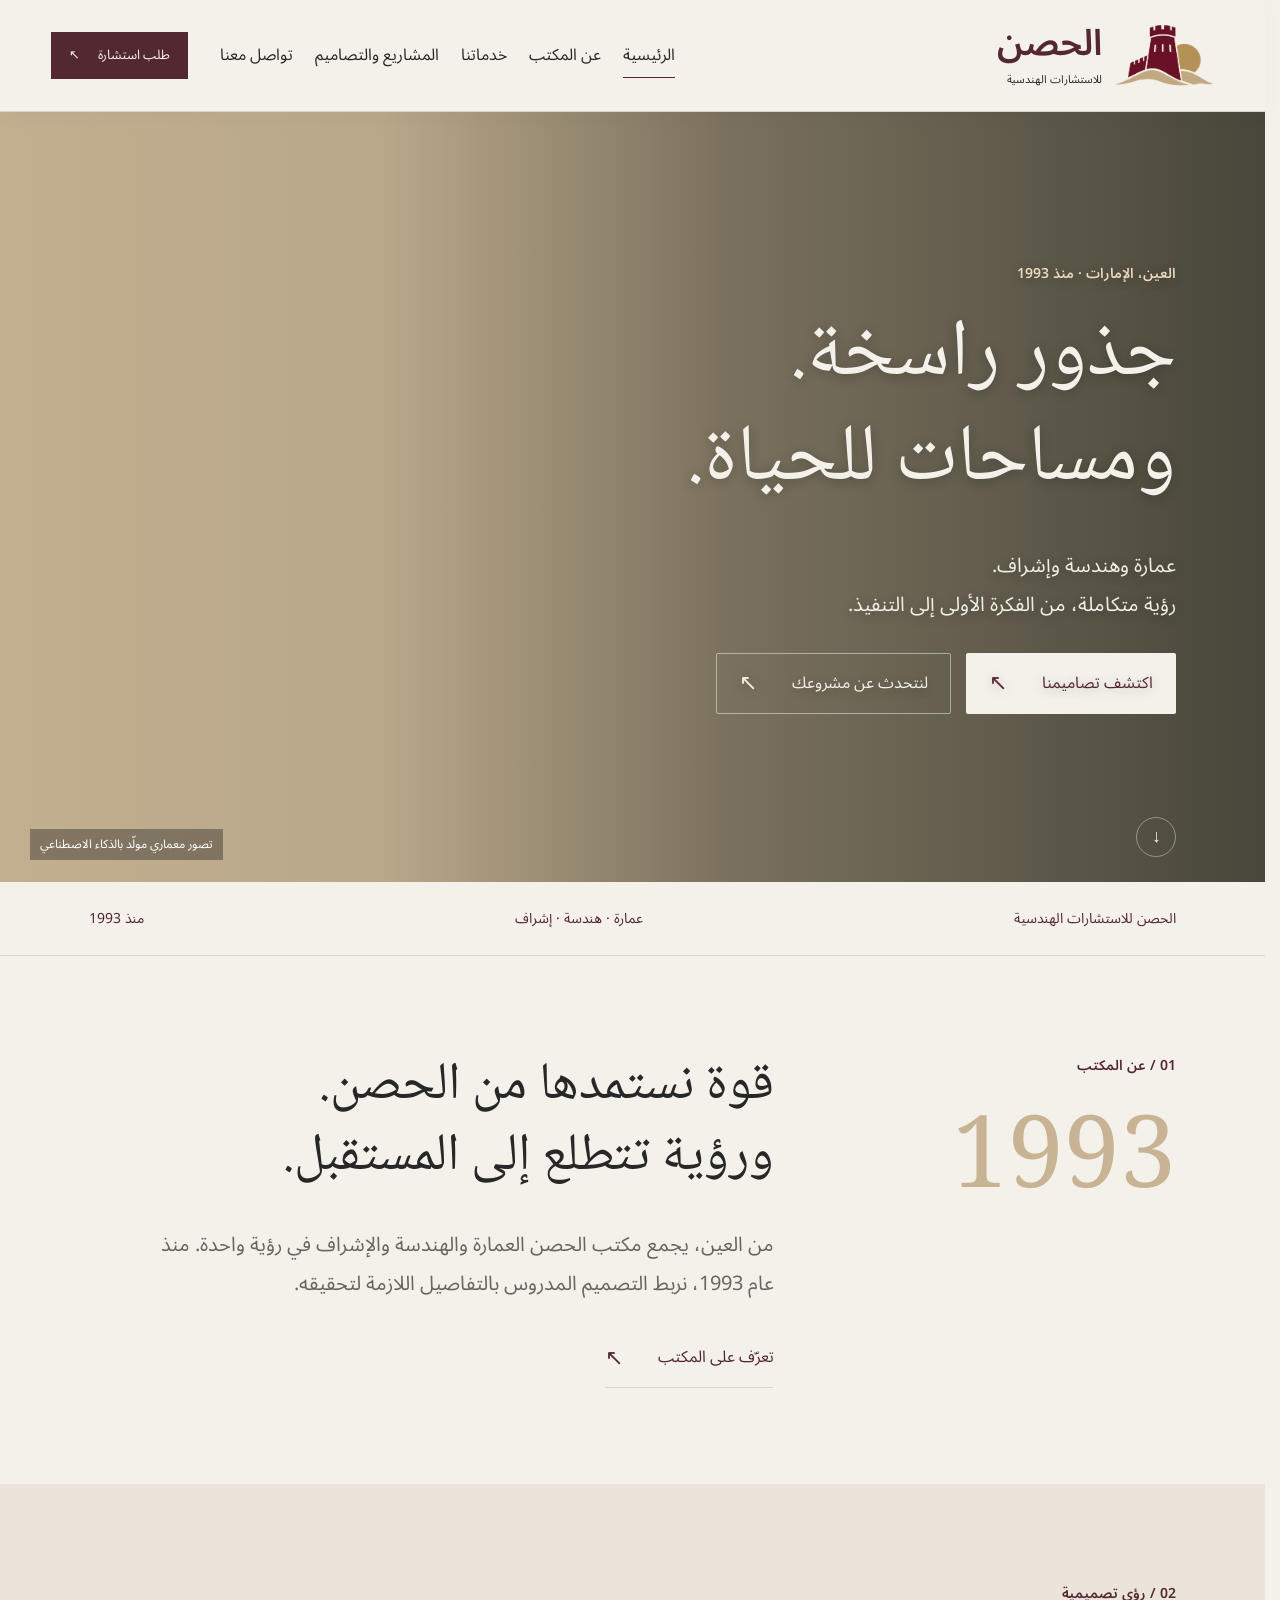
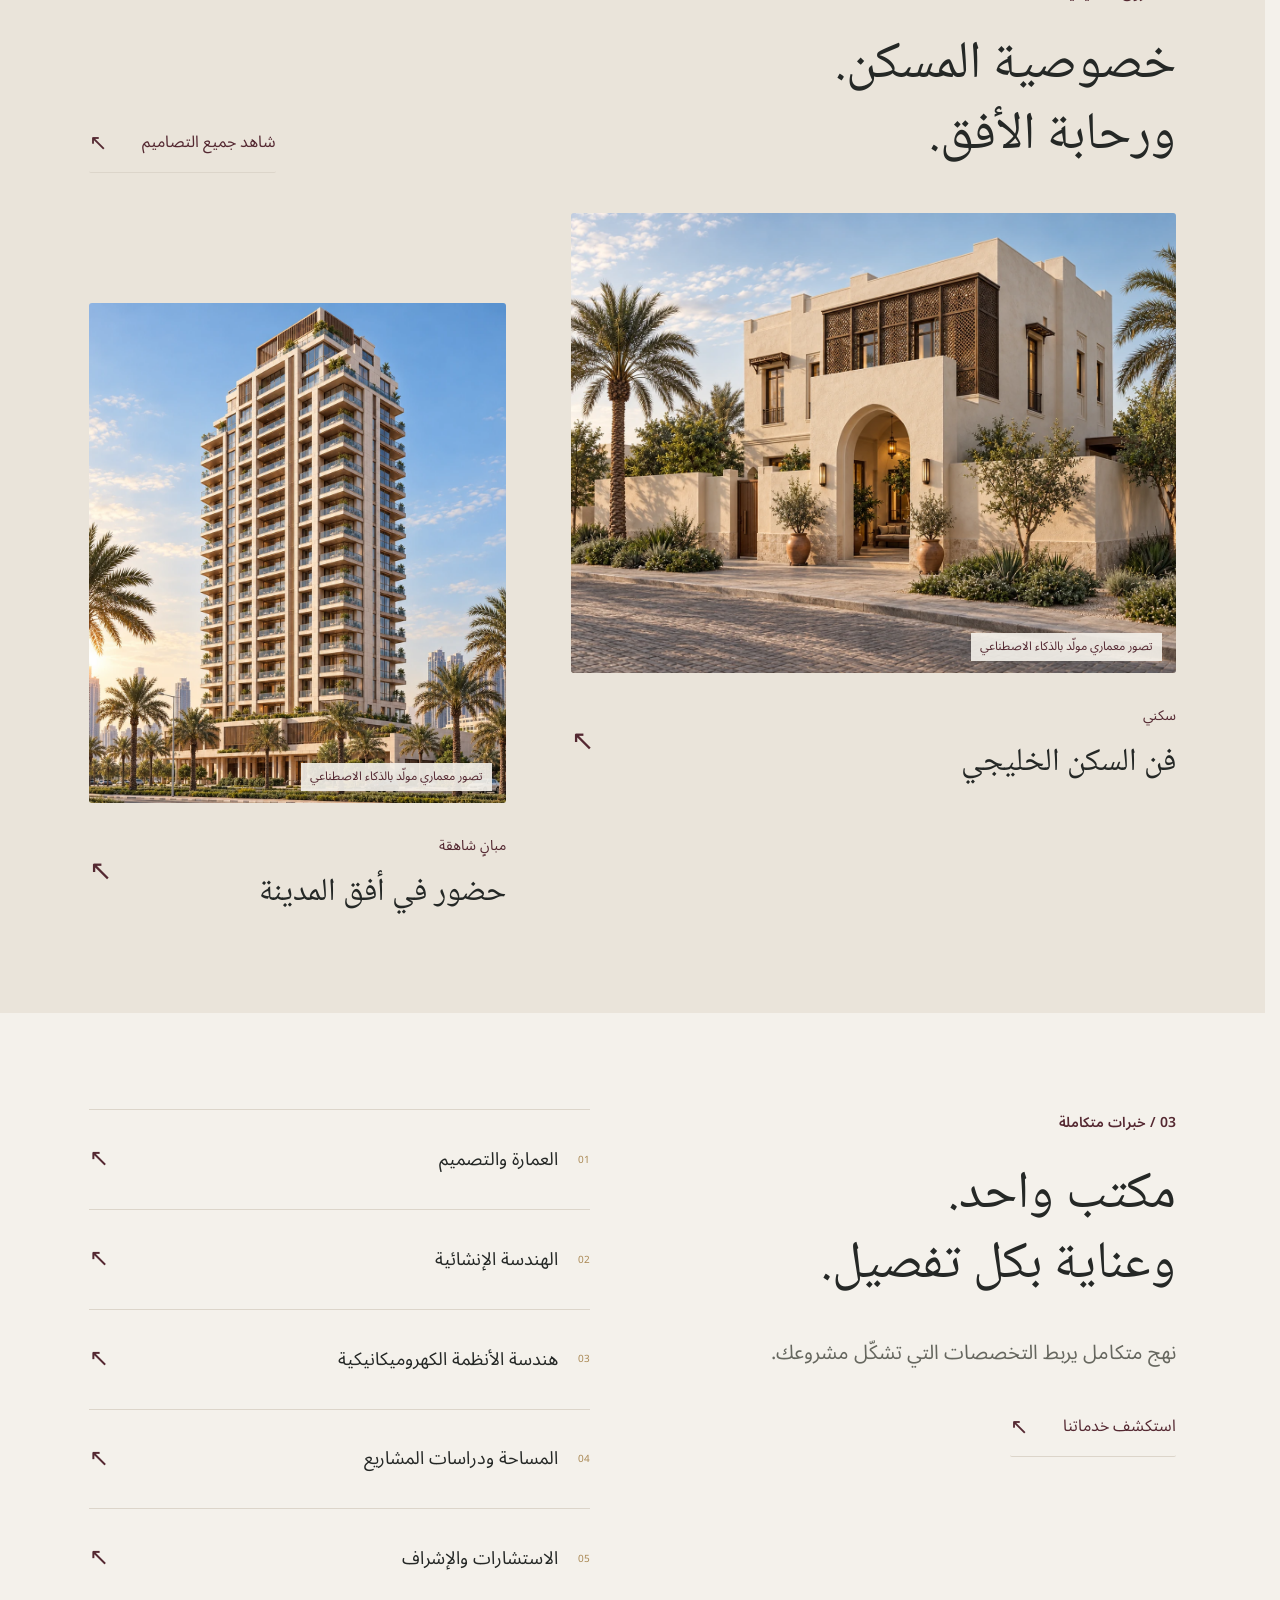
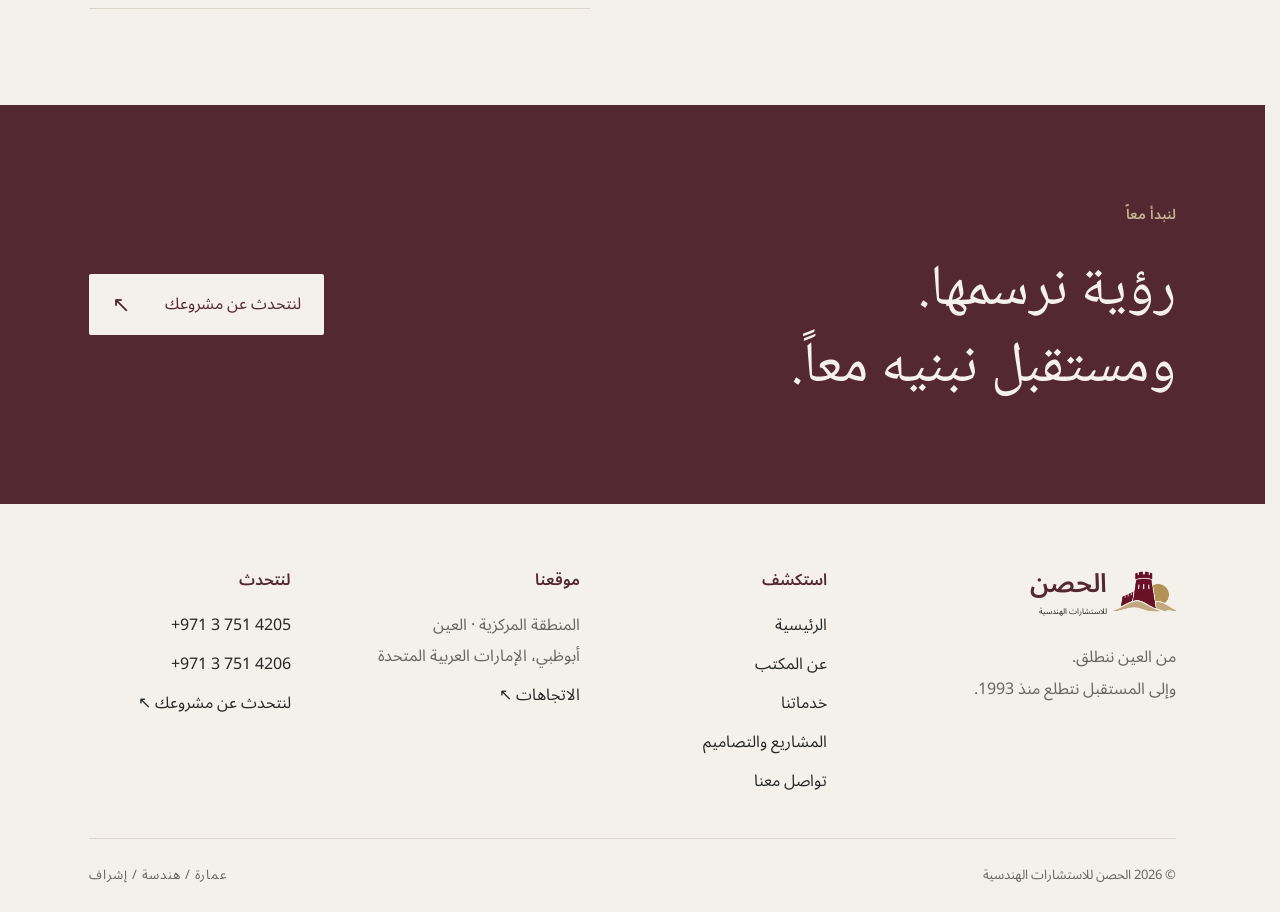
<file: index.html>
<!doctype html><html lang="ar" dir="rtl"><head><meta charset="UTF-8"><meta name="viewport" content="width=device-width, initial-scale=1"><title>الرئيسية | الحصن للاستشارات الهندسية</title><meta name="description" content="العمارة والهندسة والإشراف في العين، الإمارات. الحصن للاستشارات الهندسية، منذ عام 1993."><meta name="theme-color" content="#542831"><link rel="canonical" href="https://originroastery1-crypto.github.io/al-hosn-engineering/"><link rel="icon" href="assets/logo-transparent.png"><link rel="preconnect" href="https://fonts.googleapis.com"><link rel="preconnect" href="https://fonts.gstatic.com" crossorigin><link rel="stylesheet" href="assets/site.css?v=c51ff1ee59ac"><link rel="stylesheet" href="assets/gallery.css"><script src="script.js" defer></script><link rel="stylesheet" href="assets/professional.css?v=c82ee817e5d1"><style>@media(min-width:701px){html[dir=rtl] body[data-page=index] .hero-shade{background:linear-gradient(270deg,rgba(18,24,21,.70) 0%,rgba(18,24,21,.43) 42%,rgba(18,24,21,.08) 70%,rgba(18,24,21,.03) 100%)}body[data-page=index] .hero-content{text-shadow:0 2px 12px rgba(0,0,0,.25)}}</style></head><body class="arabic-only" data-page="index"><a class="skip" href="#main">انتقل إلى المحتوى</a><header class="site-header"><a class="brand" href="index.html" aria-label="الحصن — الصفحة الرئيسية"><span class="brand-emblem"><img class="" src="assets/logo-transparent.png" alt="" width="1254" height="1254" loading="lazy" decoding="async"></span><span class="wordmark"><b>الحصن</b><small>للاستشارات الهندسية</small></span></a><nav class="main-nav" id="main-navigation" aria-label="القائمة الرئيسية"><a href="index.html" aria-current="page">الرئيسية</a><a href="about.html">عن المكتب</a><a href="services.html">خدماتنا</a><a href="projects.html">المشاريع والتصاميم</a><a href="contact.html">تواصل معنا</a></nav><a class="header-consult" href="contact.html#consultation">طلب استشارة <span aria-hidden="true">↖</span></a><button class="menu" type="button" aria-expanded="false" aria-controls="main-navigation" aria-label="فتح القائمة"><span></span><span></span></button></header><main id="main"><section class="home-hero" id="home"><picture><source media="(max-width:700px)" srcset="assets/homepage-villa-mobile.webp?v=b3ebd74744b1"><img class="hero-image" src="assets/homepage-villa-4k.webp?v=f86505d9321a" alt="تصور لفيلا خليجية ساحلية معاصرة بالحجر الفاتح ومظلة برونزية وحوض مائي عاكس" width="3840" height="2160" fetchpriority="high" decoding="async"></picture><div class="hero-shade"></div><div class="hero-content wrap"><p class="eyebrow">العين، الإمارات · منذ 1993</p><h1>جذور راسخة.<br>ومساحات للحياة.</h1><p>عمارة وهندسة وإشراف.<br>رؤية متكاملة، من الفكرة الأولى إلى التنفيذ.</p><div class="hero-actions"><a class="button light" href="projects.html">اكتشف تصاميمنا<span aria-hidden="true">↖</span></a><a class="button outline" href="contact.html#consultation">لنتحدث عن مشروعك<span aria-hidden="true">↖</span></a></div></div><span class="hero-caption">تصور معماري مولّد بالذكاء الاصطناعي</span><a class="hero-scroll" href="#practice" aria-label="اكتشف المكتب">↓</a></section>
<div class="foundation-strip wrap"><span>الحصن للاستشارات الهندسية</span><span>عمارة · هندسة · إشراف</span><span>منذ 1993</span></div>
<section class="practice wrap" id="practice"><div><p class="eyebrow">01 / عن المكتب</p><span class="large-year">1993</span></div><div><h2>قوة نستمدها من الحصن.<br>ورؤية تتطلع إلى المستقبل.</h2><p class="lead">من العين، يجمع مكتب الحصن العمارة والهندسة والإشراف في رؤية واحدة. منذ عام 1993، نربط التصميم المدروس بالتفاصيل اللازمة لتحقيقه.</p><a class="button text-button" href="about.html">تعرّف على المكتب<span aria-hidden="true">↖</span></a></div></section>
<section class="selected wrap"><div class="section-heading"><div><p class="eyebrow">02 / رؤى تصميمية</p><h2>خصوصية المسكن.<br>ورحابة الأفق.</h2></div><a class="button text-button" href="projects.html">شاهد جميع التصاميم<span aria-hidden="true">↖</span></a></div><div class="selected-grid"><a href="projects.html?gallery=villa#designs"><figure class="architecture-image "><img class="" src="assets/gcc-courtyard-villa.webp" alt="تصور لفيلا بفناء مستلهمة من العمارة الإماراتية بمدخل مقوس وجدران عاجية ومشربيات" width="1024" height="688" loading="lazy" decoding="async"><figcaption>تصور معماري مولّد بالذكاء الاصطناعي</figcaption></figure><span class="selected-label"><span><small>سكني</small><h3>فن السكن الخليجي</h3></span><span aria-hidden="true">↖</span></span></a><a href="projects.html?gallery=tower#designs"><figure class="architecture-image "><img class="" src="assets/gcc-residential-tower.webp?v=38f0af67e2e7" alt="تصور لبرج سكني خليجي بشرفات غائرة وتراسات مزروعة وقاعدة تحيط بها المساحات الخضراء" width="880" height="1168" loading="lazy" decoding="async"><figcaption>تصور معماري مولّد بالذكاء الاصطناعي</figcaption></figure><span class="selected-label"><span><small>مبانٍ شاهقة</small><h3>حضور في أفق المدينة</h3></span><span aria-hidden="true">↖</span></span></a></div></section>
<section class="expertise-preview wrap"><div><p class="eyebrow">03 / خبرات متكاملة</p><h2>مكتب واحد.<br>وعناية بكل تفصيل.</h2><p class="lead">نهج متكامل يربط التخصصات التي تشكّل مشروعك.</p><a class="button text-button" href="services.html">استكشف خدماتنا<span aria-hidden="true">↖</span></a></div><div class="expertise-links"><a href="services.html#architecture"><span>01</span><h3>العمارة والتصميم</h3><span aria-hidden="true">↖</span></a><a href="services.html#structural"><span>02</span><h3>الهندسة الإنشائية</h3><span aria-hidden="true">↖</span></a><a href="services.html#mep"><span>03</span><h3>هندسة الأنظمة الكهروميكانيكية</h3><span aria-hidden="true">↖</span></a><a href="services.html#surveying"><span>04</span><h3>المساحة ودراسات المشاريع</h3><span aria-hidden="true">↖</span></a><a href="services.html#supervision"><span>05</span><h3>الاستشارات والإشراف</h3><span aria-hidden="true">↖</span></a></div></section><section class="invitation wrap"><div><p class="eyebrow">لنبدأ معاً</p><h2>رؤية نرسمها.<br>ومستقبل نبنيه معاً.</h2></div><a class="button light" href="contact.html#consultation">لنتحدث عن مشروعك<span aria-hidden="true">↖</span></a></section></main><footer class="site-footer wrap"><div><a class="brand" href="index.html" aria-label="الحصن — الصفحة الرئيسية"><span class="brand-emblem"><img class="" src="assets/logo-transparent.png" alt="" width="1254" height="1254" loading="lazy" decoding="async"></span><span class="wordmark"><b>الحصن</b><small>للاستشارات الهندسية</small></span></a><p>من العين ننطلق.<br>وإلى المستقبل نتطلع منذ 1993.</p></div><div><h2>استكشف</h2><a href="index.html" aria-current="page">الرئيسية</a><a href="about.html">عن المكتب</a><a href="services.html">خدماتنا</a><a href="projects.html">المشاريع والتصاميم</a><a href="contact.html">تواصل معنا</a></div><div><h2>موقعنا</h2><p>المنطقة المركزية · العين<br>أبوظبي، الإمارات العربية المتحدة</p><a href="https://www.google.com/maps/search/?api=1&query=Al+Hosn+Engineering+Consultants+Zayed+Bin+Sultan+Street+Al+Ain" target="_blank" rel="noopener">الاتجاهات <span aria-hidden="true">↖</span></a></div><div><h2>لنتحدث</h2><a dir="ltr" href="tel:+97137514205">+971 3 751 4205</a><a dir="ltr" href="tel:+97137514206">+971 3 751 4206</a><a href="contact.html#consultation">لنتحدث عن مشروعك <span aria-hidden="true">↖</span></a></div><div class="footer-bottom"><span>© <span id="year">2026</span> الحصن للاستشارات الهندسية</span><span>عمارة / هندسة / إشراف</span></div></footer></body></html>
</file>
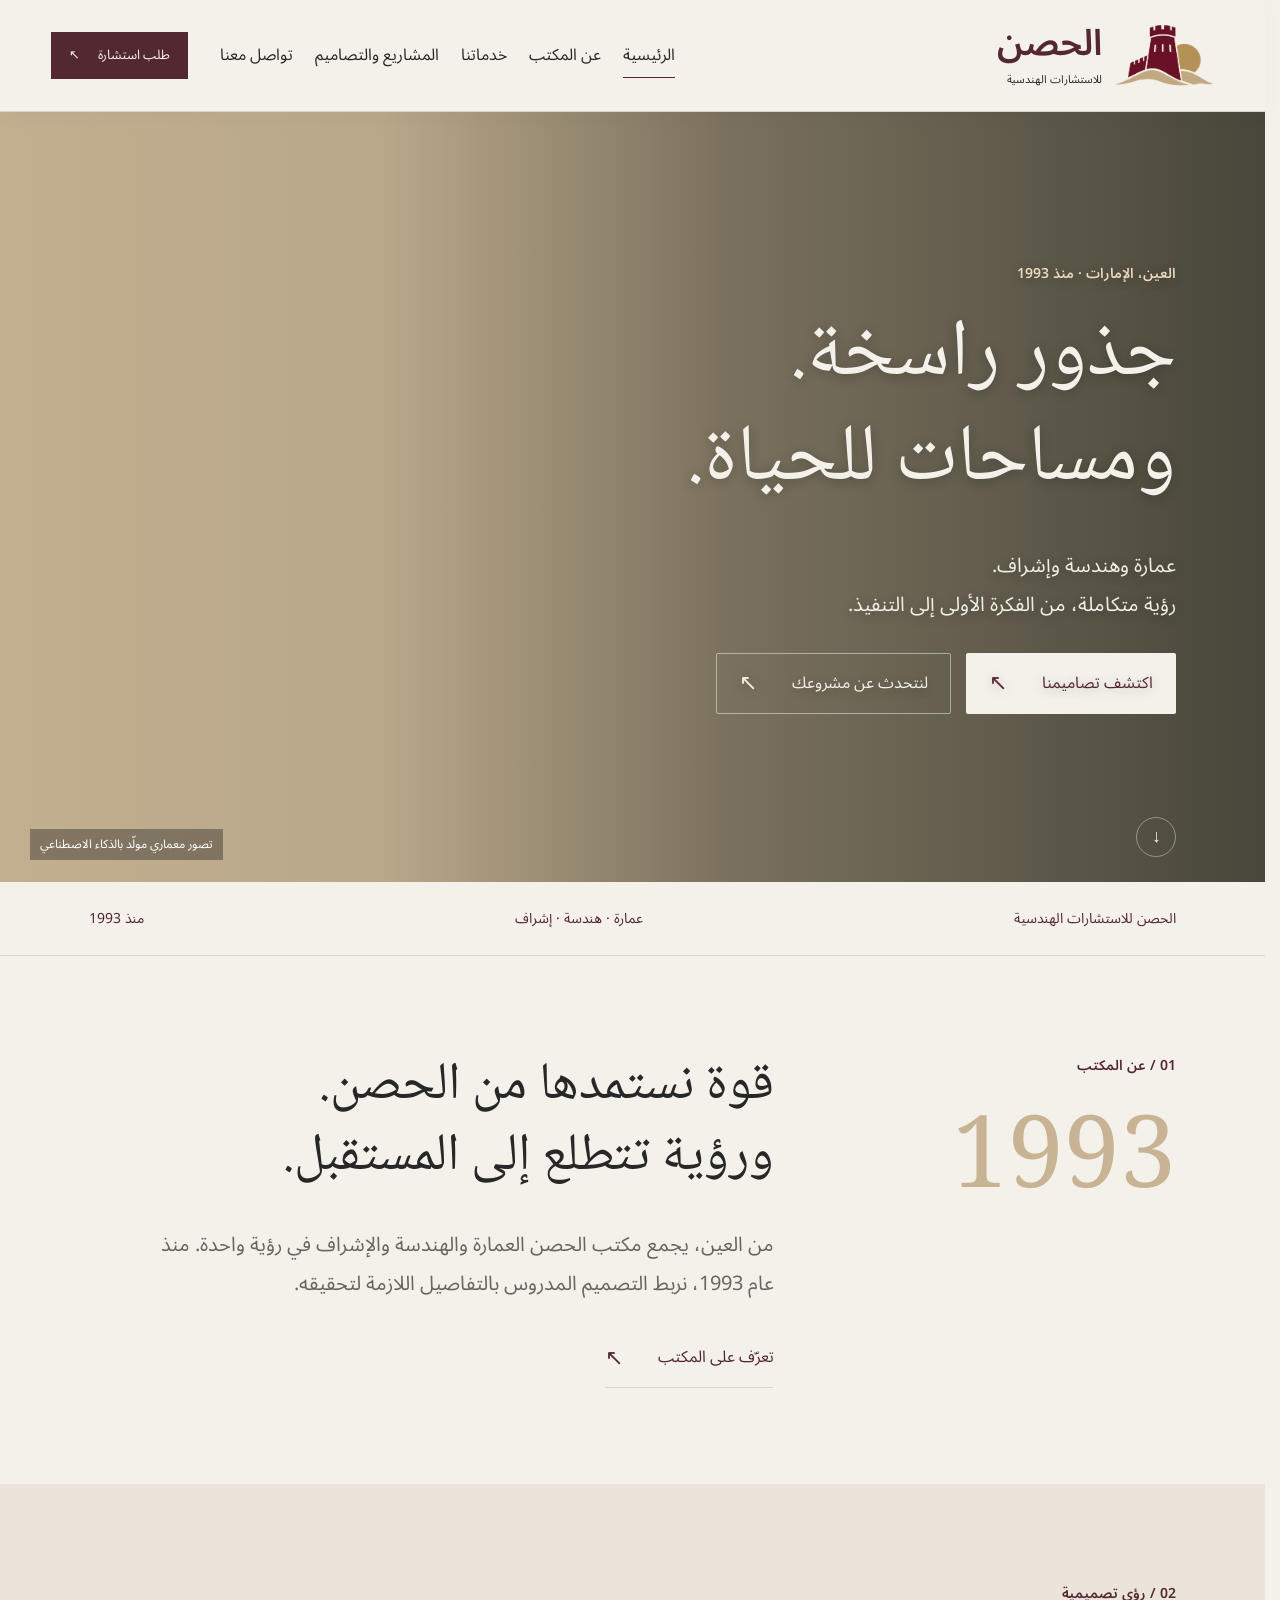
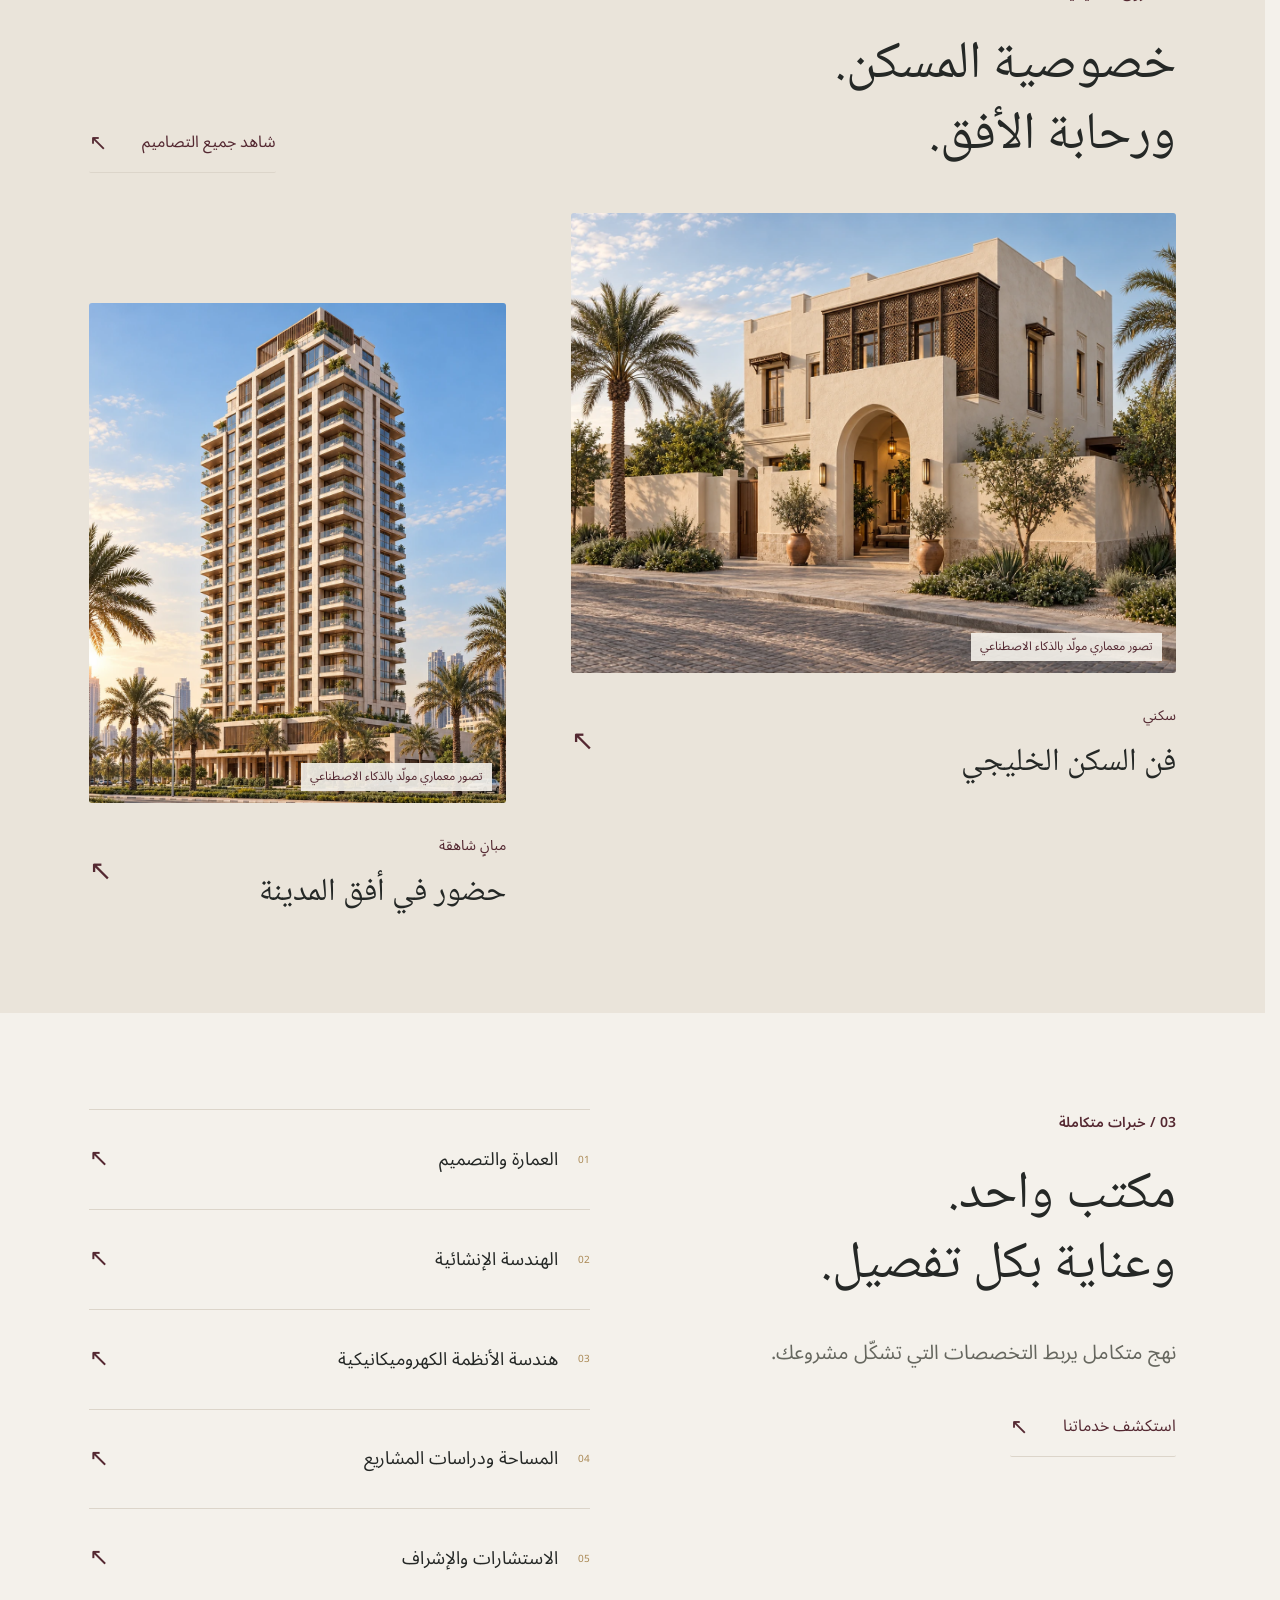
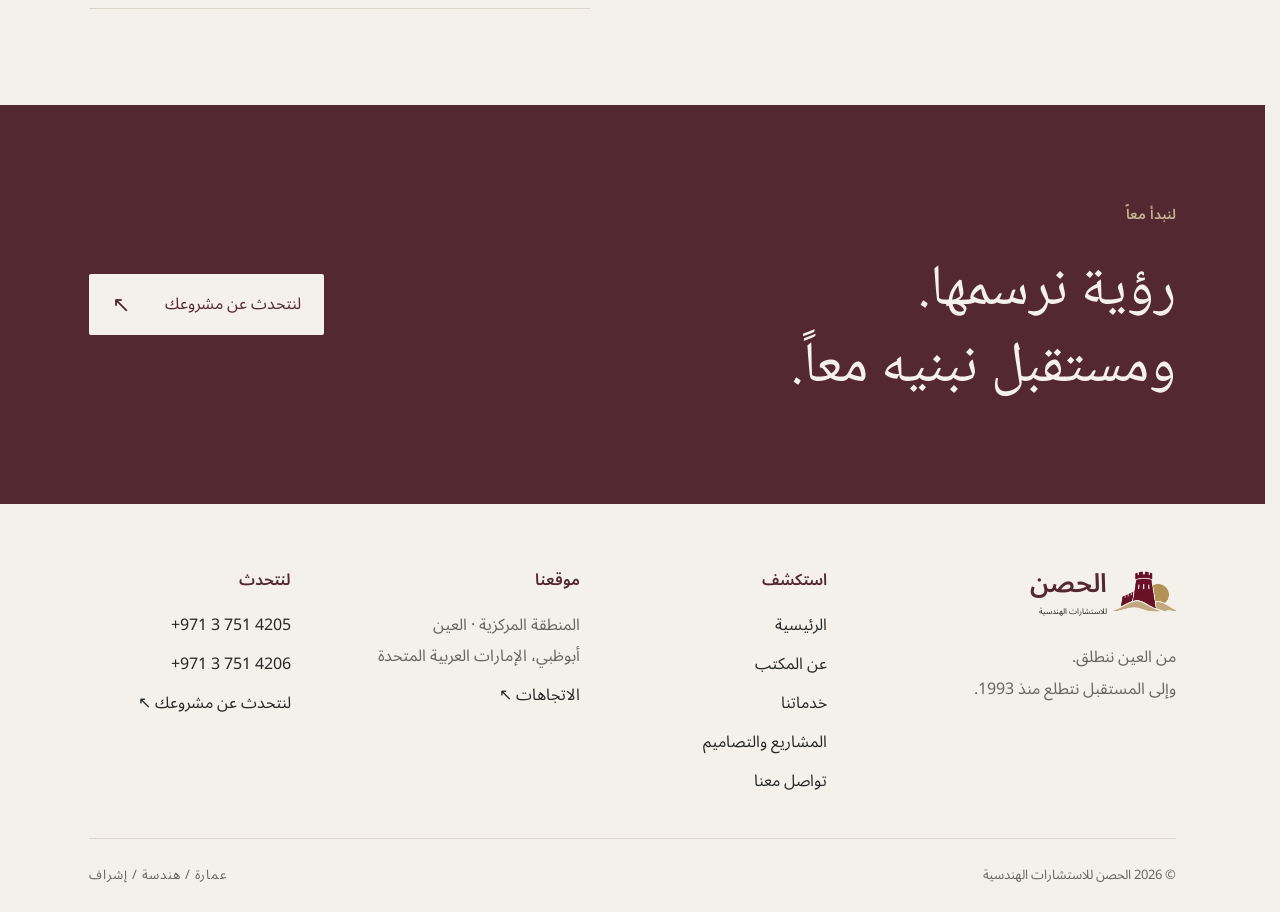
<file: ar/index.html>
<!doctype html><html lang="ar" dir="rtl"><head><meta charset="UTF-8"><meta name="viewport" content="width=device-width,initial-scale=1"><title>الحصن للاستشارات الهندسية</title><meta name="robots" content="noindex"><meta name="arabic-destination" content="../index.html"><link rel="canonical" href="https://originroastery1-crypto.github.io/al-hosn-engineering/"><script src="../assets/arabic-redirect.js"></script><meta http-equiv="refresh" content="0;url=../index.html"></head><body><p><a href="../index.html">الانتقال إلى الموقع العربي للحصن للاستشارات الهندسية</a></p></body></html>
</file>
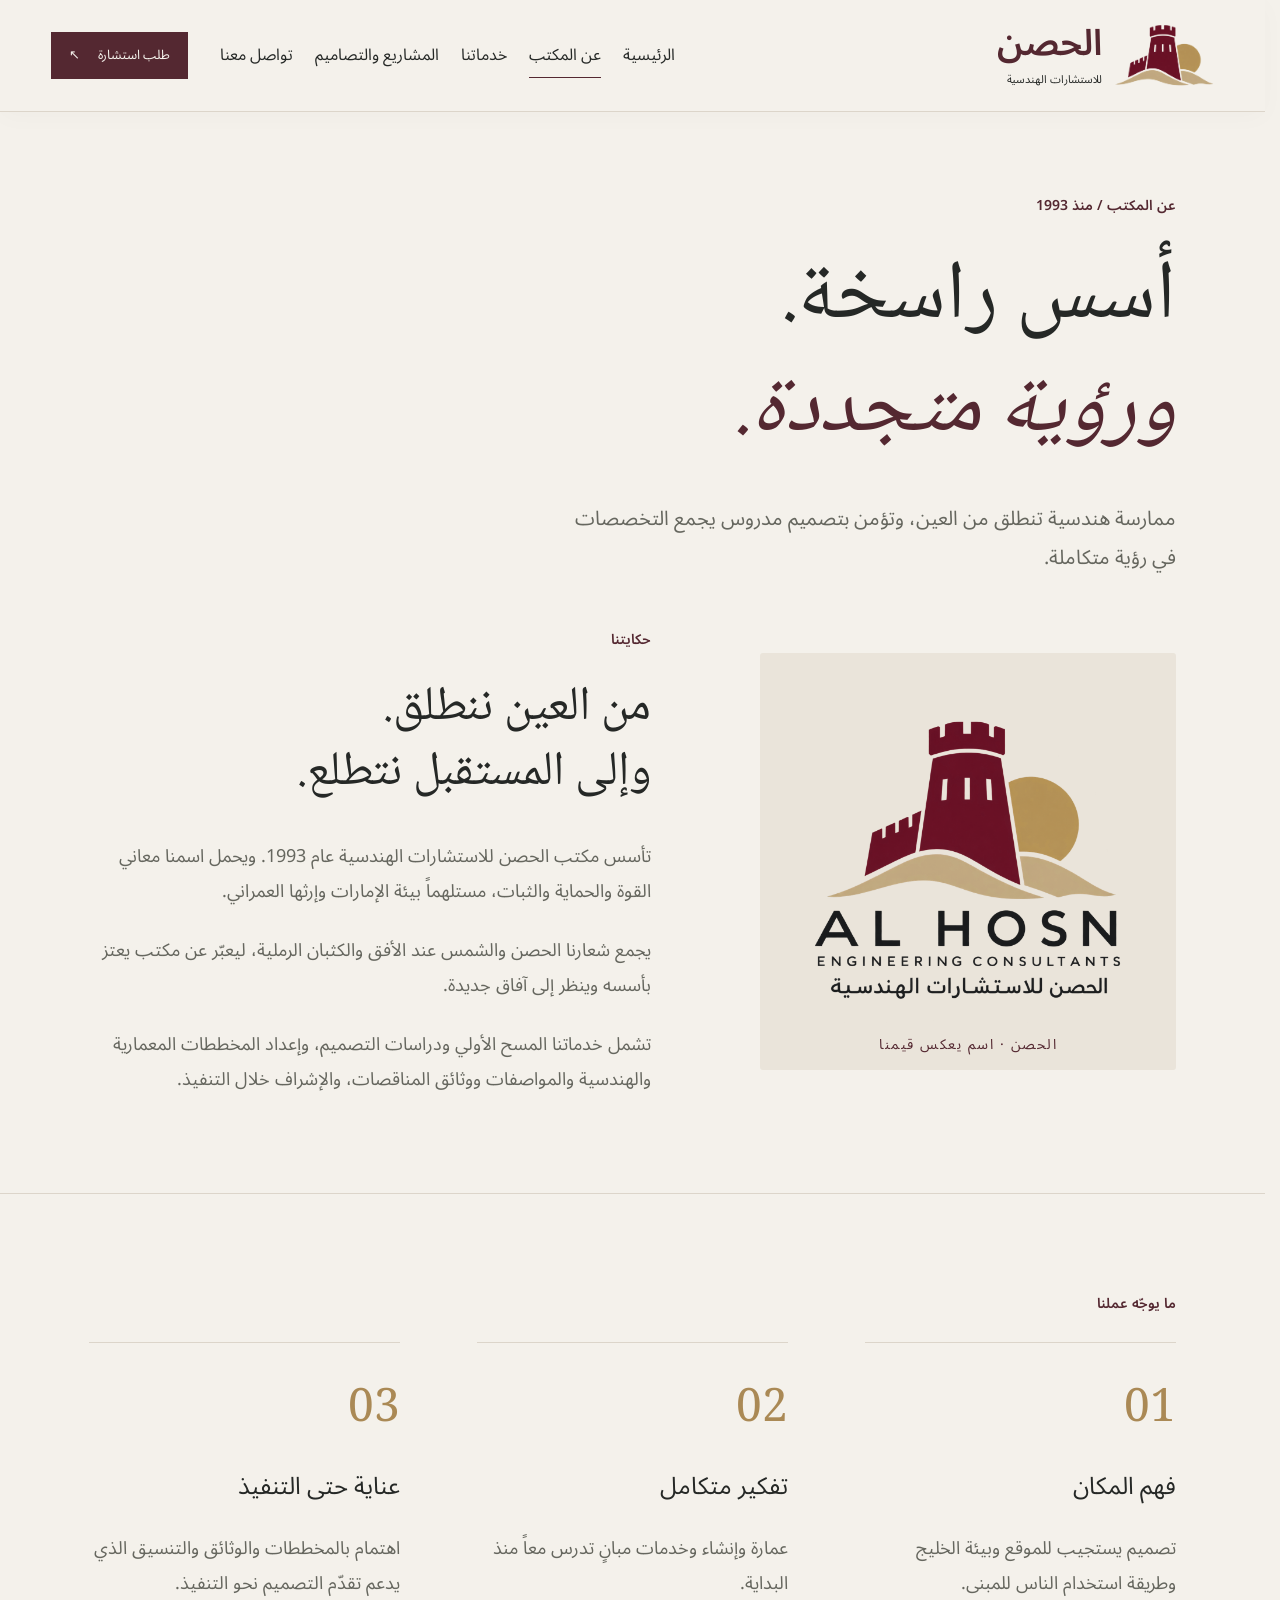
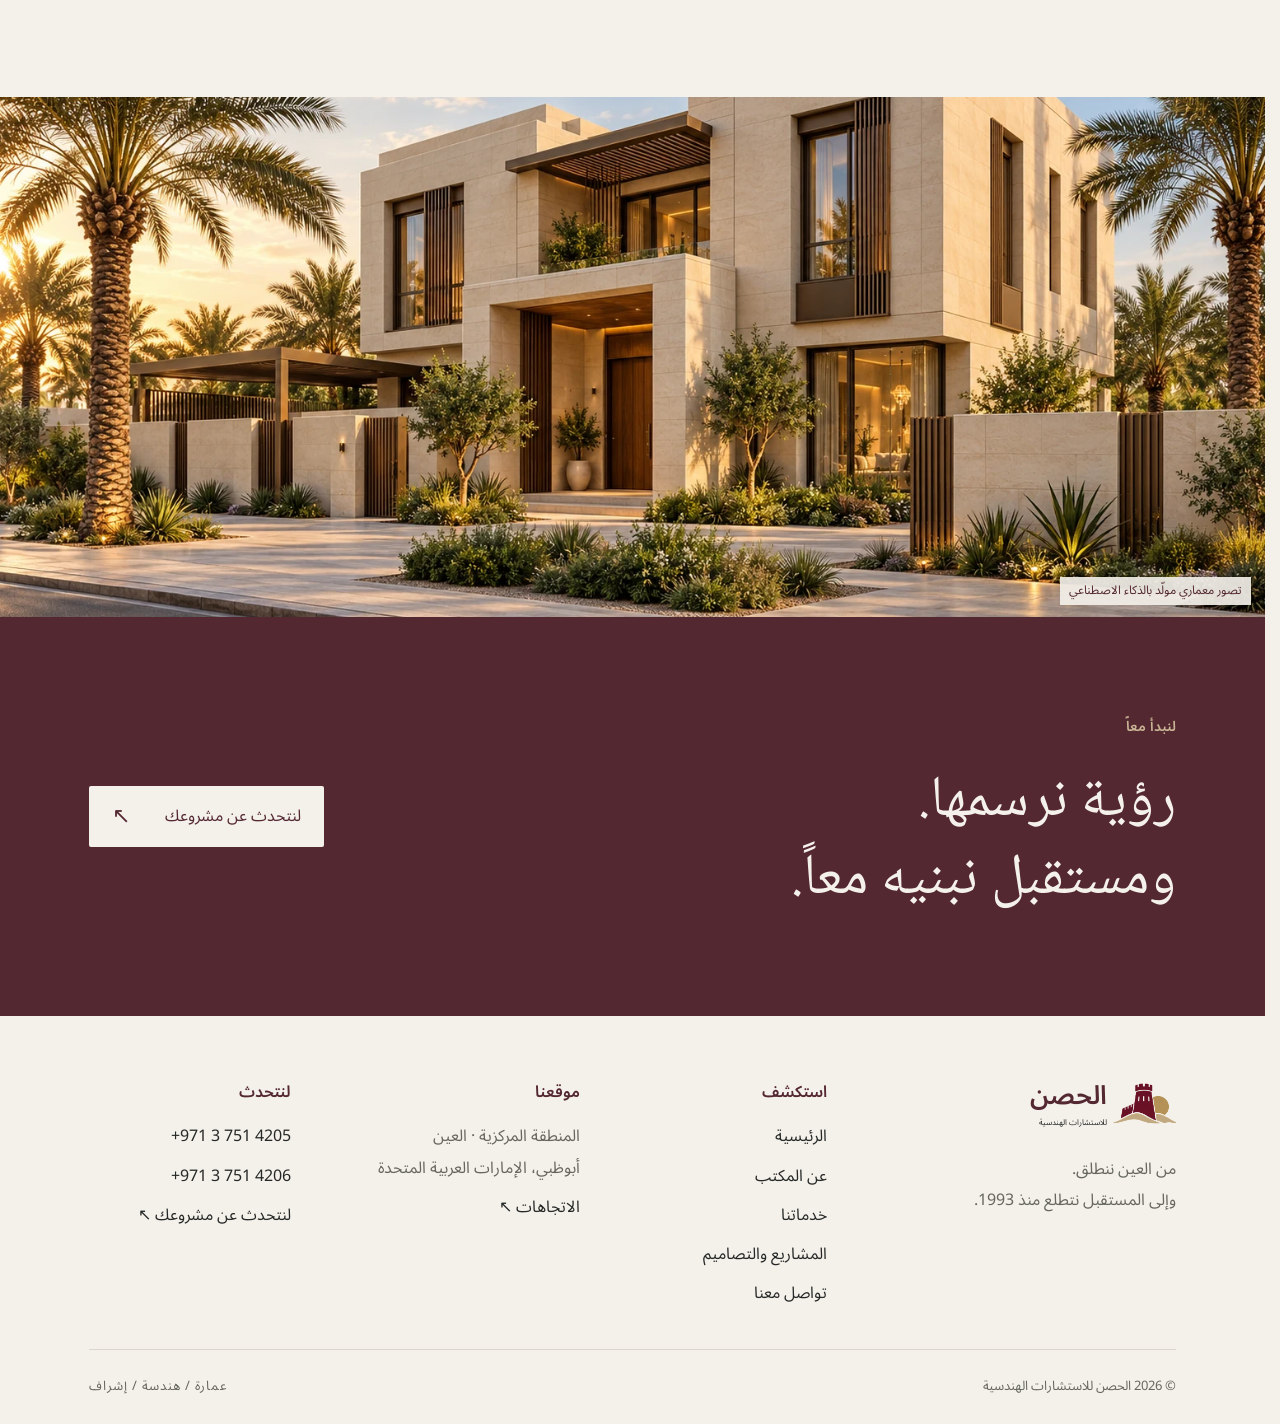
<file: about.html>
<!doctype html><html lang="ar" dir="rtl"><head><meta charset="UTF-8"><meta name="viewport" content="width=device-width, initial-scale=1"><title>عن المكتب | الحصن للاستشارات الهندسية</title><meta name="description" content="العمارة والهندسة والإشراف في العين، الإمارات. الحصن للاستشارات الهندسية، منذ عام 1993."><meta name="theme-color" content="#542831"><link rel="canonical" href="https://originroastery1-crypto.github.io/al-hosn-engineering/about.html"><link rel="icon" href="assets/logo-transparent.png"><link rel="preconnect" href="https://fonts.googleapis.com"><link rel="preconnect" href="https://fonts.gstatic.com" crossorigin><link rel="stylesheet" href="assets/site.css?v=c51ff1ee59ac"><link rel="stylesheet" href="assets/gallery.css"><script src="script.js" defer></script><link rel="stylesheet" href="assets/professional.css?v=c82ee817e5d1"></head><body class="arabic-only" data-page="about"><a class="skip" href="#main">انتقل إلى المحتوى</a><header class="site-header"><a class="brand" href="index.html" aria-label="الحصن — الصفحة الرئيسية"><span class="brand-emblem"><img class="" src="assets/logo-transparent.png" alt="" width="1254" height="1254" loading="lazy" decoding="async"></span><span class="wordmark"><b>الحصن</b><small>للاستشارات الهندسية</small></span></a><nav class="main-nav" id="main-navigation" aria-label="القائمة الرئيسية"><a href="index.html">الرئيسية</a><a href="about.html" aria-current="page">عن المكتب</a><a href="services.html">خدماتنا</a><a href="projects.html">المشاريع والتصاميم</a><a href="contact.html">تواصل معنا</a></nav><a class="header-consult" href="contact.html#consultation">طلب استشارة <span aria-hidden="true">↖</span></a><button class="menu" type="button" aria-expanded="false" aria-controls="main-navigation" aria-label="فتح القائمة"><span></span><span></span></button></header><main id="main"><section class="page-intro wrap"><p class="eyebrow">عن المكتب / منذ 1993</p><h1>أسس راسخة.<br><em>ورؤية متجددة.</em></h1><p class="lead">ممارسة هندسية تنطلق من العين، وتؤمن بتصميم مدروس يجمع التخصصات في رؤية متكاملة.</p></section><section class="about-story wrap"><div class="identity-panel"><img class="" src="assets/logo-transparent.png" alt="شعار الحصن والشمس والكثبان الرملية" width="1254" height="1254" loading="lazy" decoding="async"><span>الحصن · اسم يعكس قيمنا</span></div><div><p class="eyebrow">حكايتنا</p><h2>من العين ننطلق.<br>وإلى المستقبل نتطلع.</h2><p>تأسس مكتب الحصن للاستشارات الهندسية عام 1993. ويحمل اسمنا معاني القوة والحماية والثبات، مستلهماً بيئة الإمارات وإرثها العمراني.</p><p>يجمع شعارنا الحصن والشمس عند الأفق والكثبان الرملية، ليعبّر عن مكتب يعتز بأسسه وينظر إلى آفاق جديدة.</p><p>تشمل خدماتنا المسح الأولي ودراسات التصميم، وإعداد المخططات المعمارية والهندسية والمواصفات ووثائق المناقصات، والإشراف خلال التنفيذ.</p></div></section>
<section class="values wrap"><p class="eyebrow">ما يوجّه عملنا</p><div class="values-grid"><article><span>01</span><h3>فهم المكان</h3><p>تصميم يستجيب للموقع وبيئة الخليج وطريقة استخدام الناس للمبنى.</p></article><article><span>02</span><h3>تفكير متكامل</h3><p>عمارة وإنشاء وخدمات مبانٍ تدرس معاً منذ البداية.</p></article><article><span>03</span><h3>عناية حتى التنفيذ</h3><p>اهتمام بالمخططات والوثائق والتنسيق الذي يدعم تقدّم التصميم نحو التنفيذ.</p></article></div></section><section class="image-band"><figure class="architecture-image "><img class="" src="assets/gcc-villa.webp" alt="تصور لفيلا خليجية معاصرة بجدران حجرية وعناصر برونزية للخصوصية وأشجار نخيل" width="1024" height="688" loading="lazy" decoding="async"><figcaption>تصور معماري مولّد بالذكاء الاصطناعي</figcaption></figure></section><section class="invitation wrap"><div><p class="eyebrow">لنبدأ معاً</p><h2>رؤية نرسمها.<br>ومستقبل نبنيه معاً.</h2></div><a class="button light" href="contact.html#consultation">لنتحدث عن مشروعك<span aria-hidden="true">↖</span></a></section></main><footer class="site-footer wrap"><div><a class="brand" href="index.html" aria-label="الحصن — الصفحة الرئيسية"><span class="brand-emblem"><img class="" src="assets/logo-transparent.png" alt="" width="1254" height="1254" loading="lazy" decoding="async"></span><span class="wordmark"><b>الحصن</b><small>للاستشارات الهندسية</small></span></a><p>من العين ننطلق.<br>وإلى المستقبل نتطلع منذ 1993.</p></div><div><h2>استكشف</h2><a href="index.html">الرئيسية</a><a href="about.html" aria-current="page">عن المكتب</a><a href="services.html">خدماتنا</a><a href="projects.html">المشاريع والتصاميم</a><a href="contact.html">تواصل معنا</a></div><div><h2>موقعنا</h2><p>المنطقة المركزية · العين<br>أبوظبي، الإمارات العربية المتحدة</p><a href="https://www.google.com/maps/search/?api=1&query=Al+Hosn+Engineering+Consultants+Zayed+Bin+Sultan+Street+Al+Ain" target="_blank" rel="noopener">الاتجاهات <span aria-hidden="true">↖</span></a></div><div><h2>لنتحدث</h2><a dir="ltr" href="tel:+97137514205">+971 3 751 4205</a><a dir="ltr" href="tel:+97137514206">+971 3 751 4206</a><a href="contact.html#consultation">لنتحدث عن مشروعك <span aria-hidden="true">↖</span></a></div><div class="footer-bottom"><span>© <span id="year">2026</span> الحصن للاستشارات الهندسية</span><span>عمارة / هندسة / إشراف</span></div></footer></body></html>
</file>
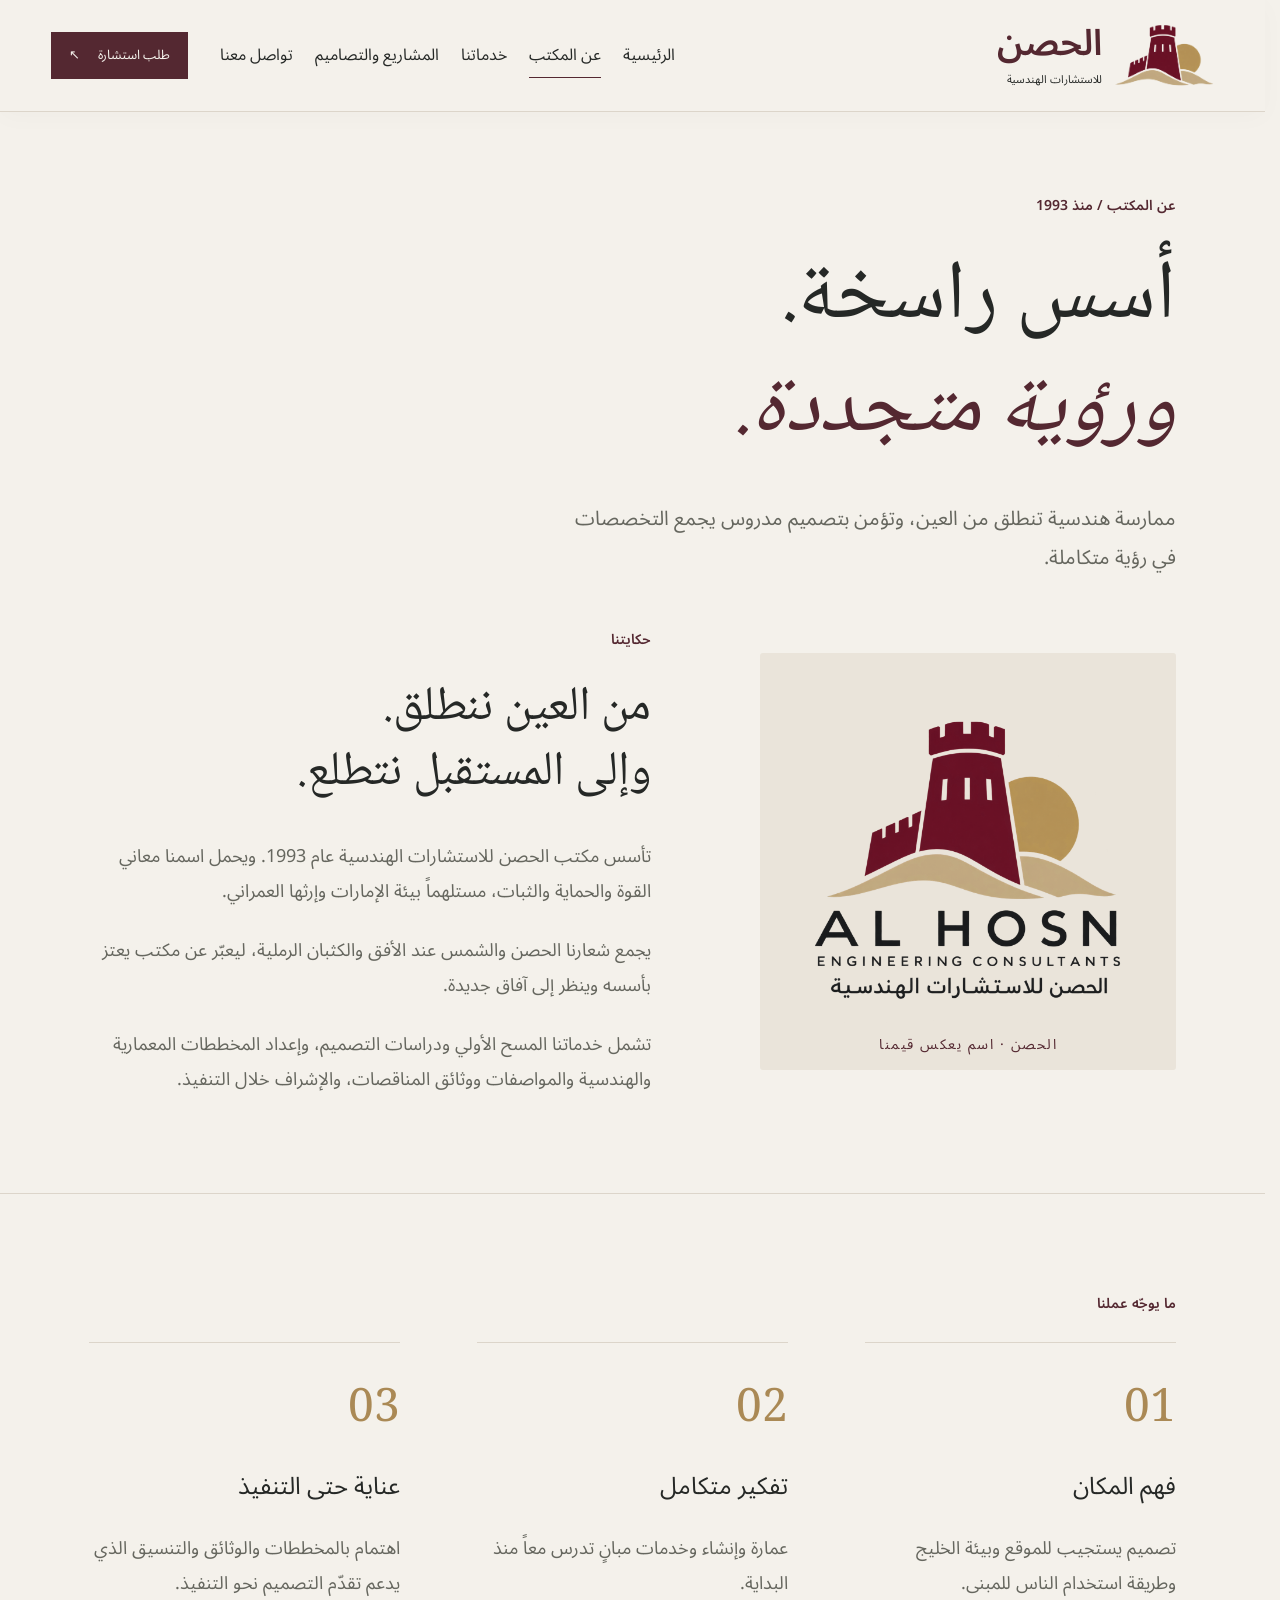
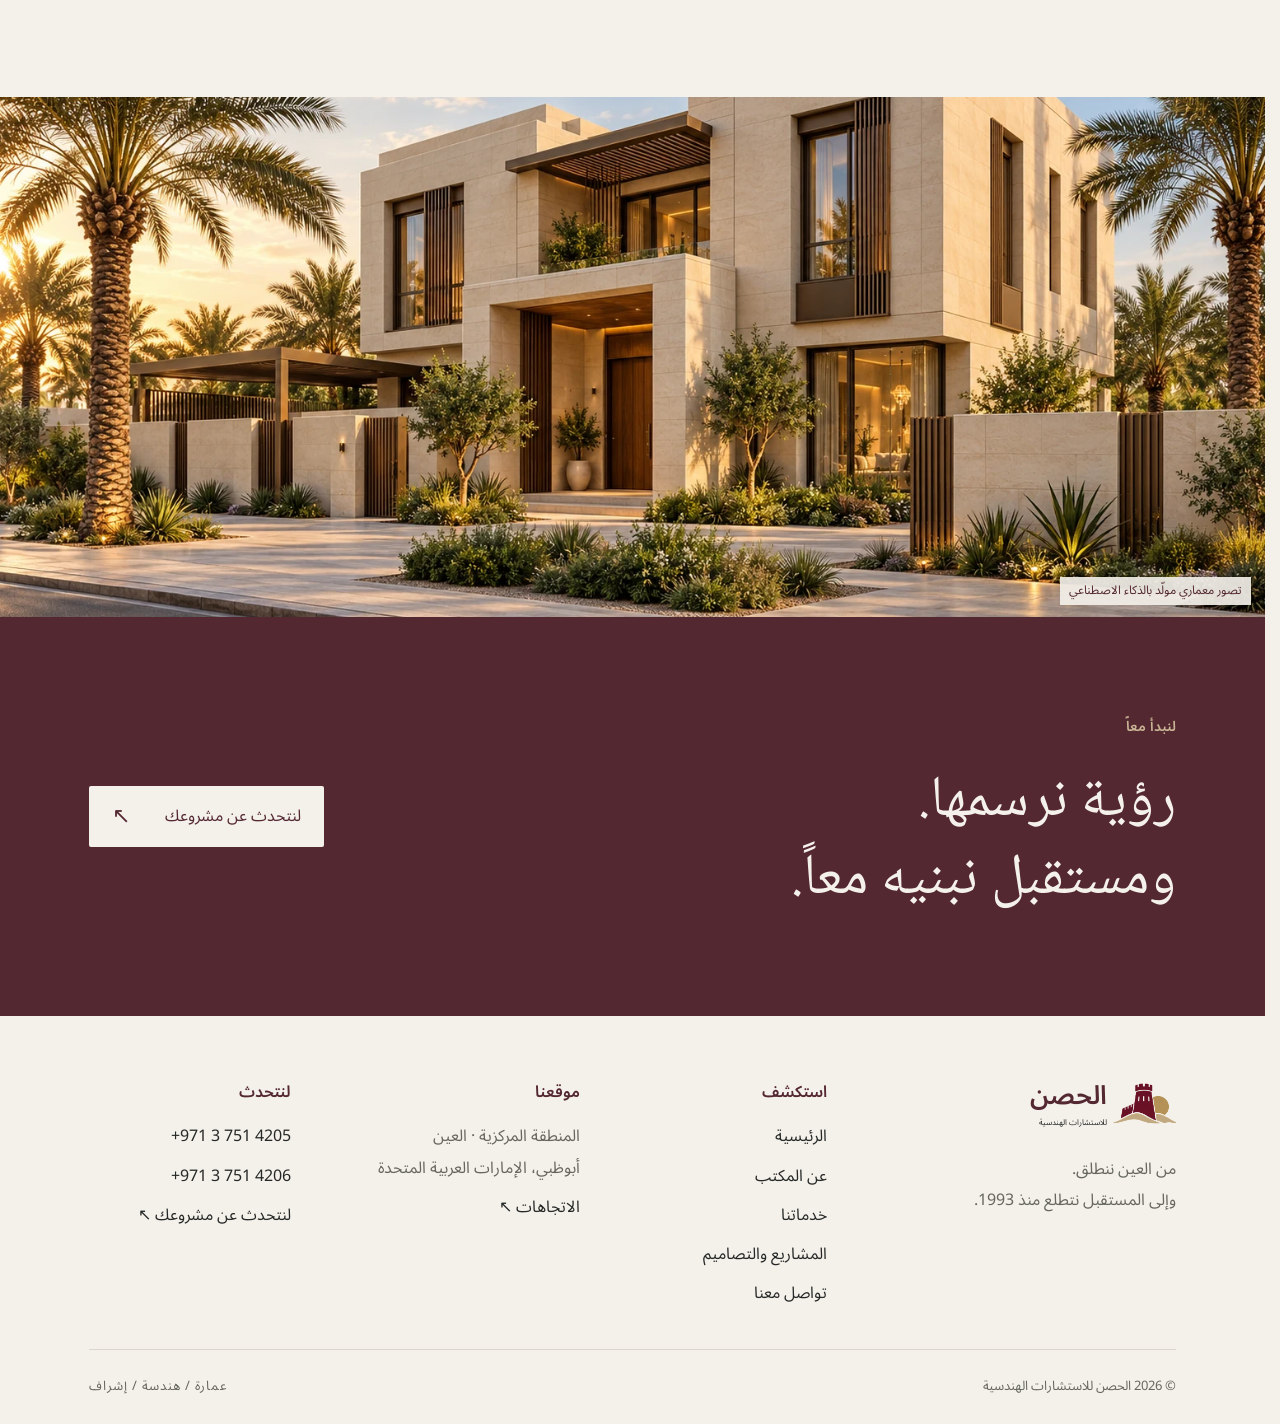
<file: brand.html>
<!doctype html><html lang="ar" dir="rtl"><head><meta charset="UTF-8"><meta name="viewport" content="width=device-width,initial-scale=1"><title>الحصن للاستشارات الهندسية</title><meta name="robots" content="noindex"><meta name="arabic-destination" content="about.html"><link rel="canonical" href="https://originroastery1-crypto.github.io/al-hosn-engineering/about.html"><script src="assets/arabic-redirect.js"></script><meta http-equiv="refresh" content="0;url=about.html"></head><body><p><a href="about.html">الانتقال إلى الموقع العربي للحصن للاستشارات الهندسية</a></p></body></html>
</file>
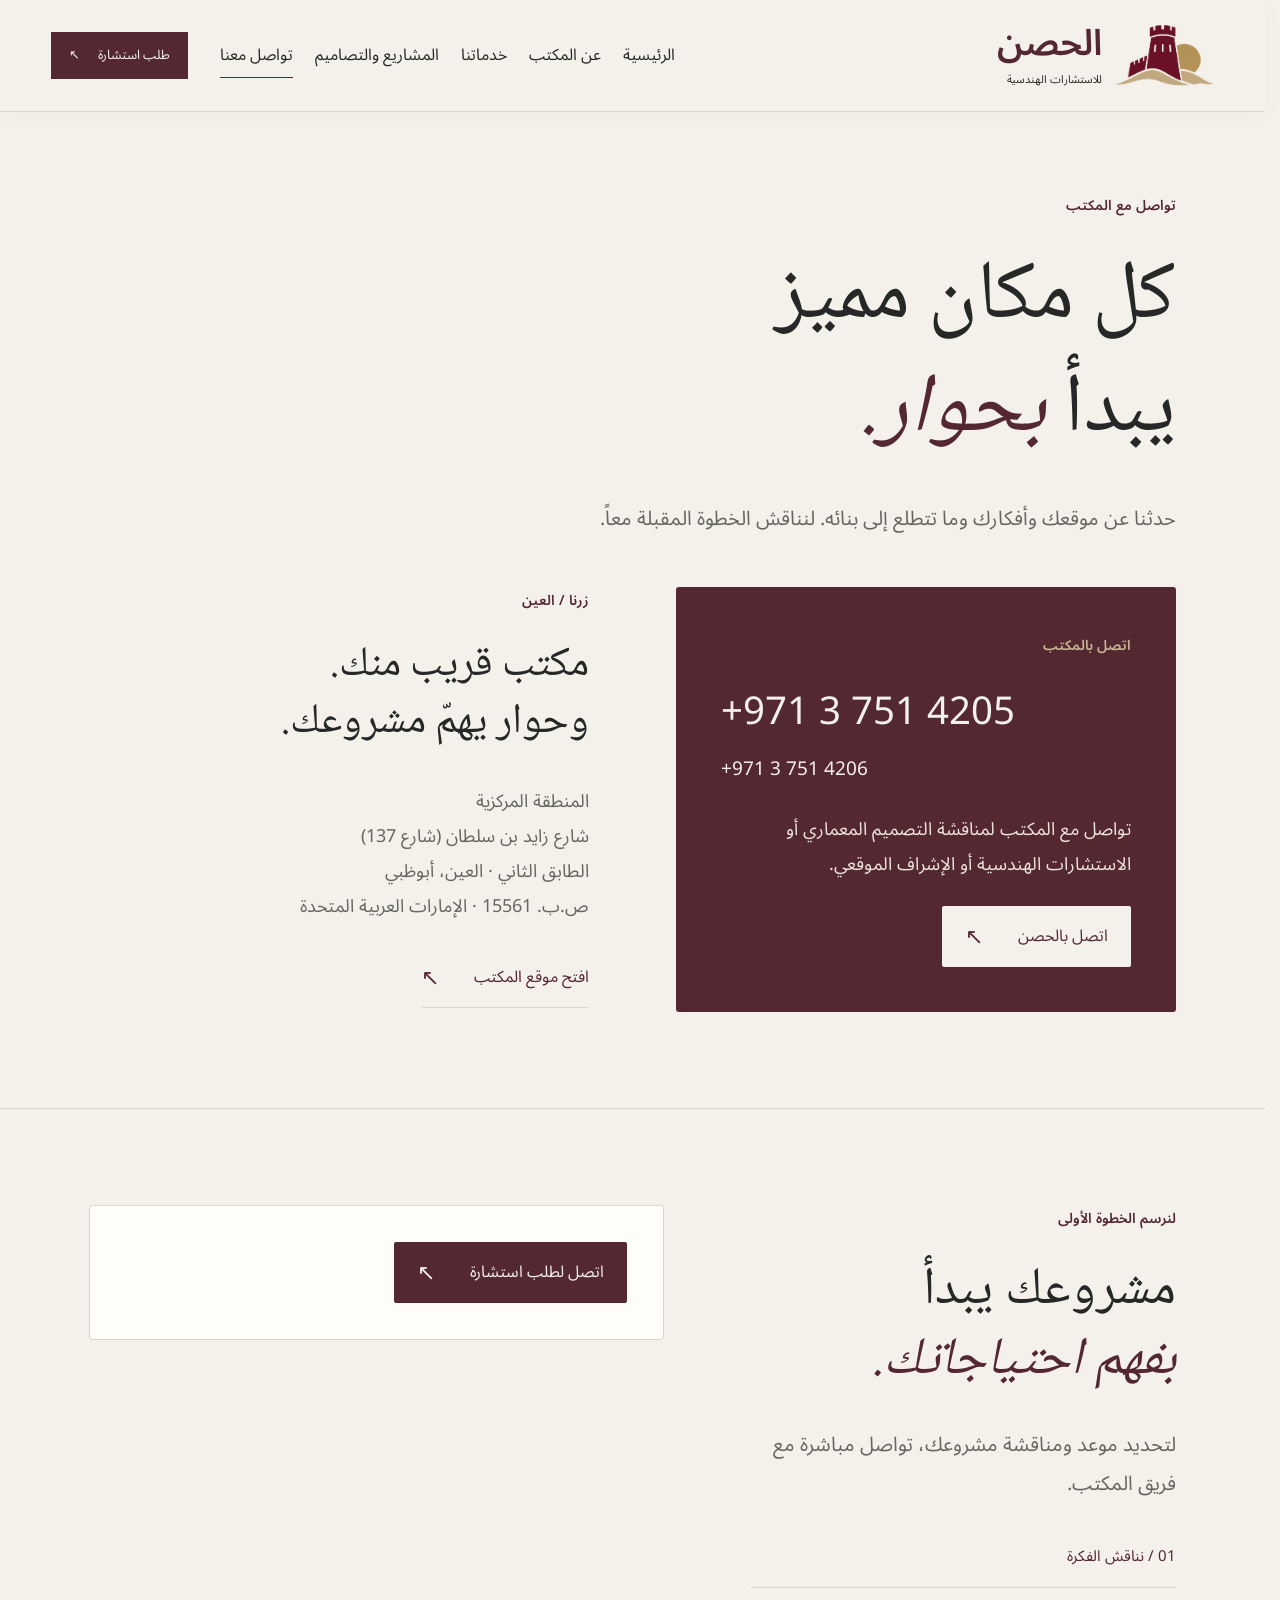
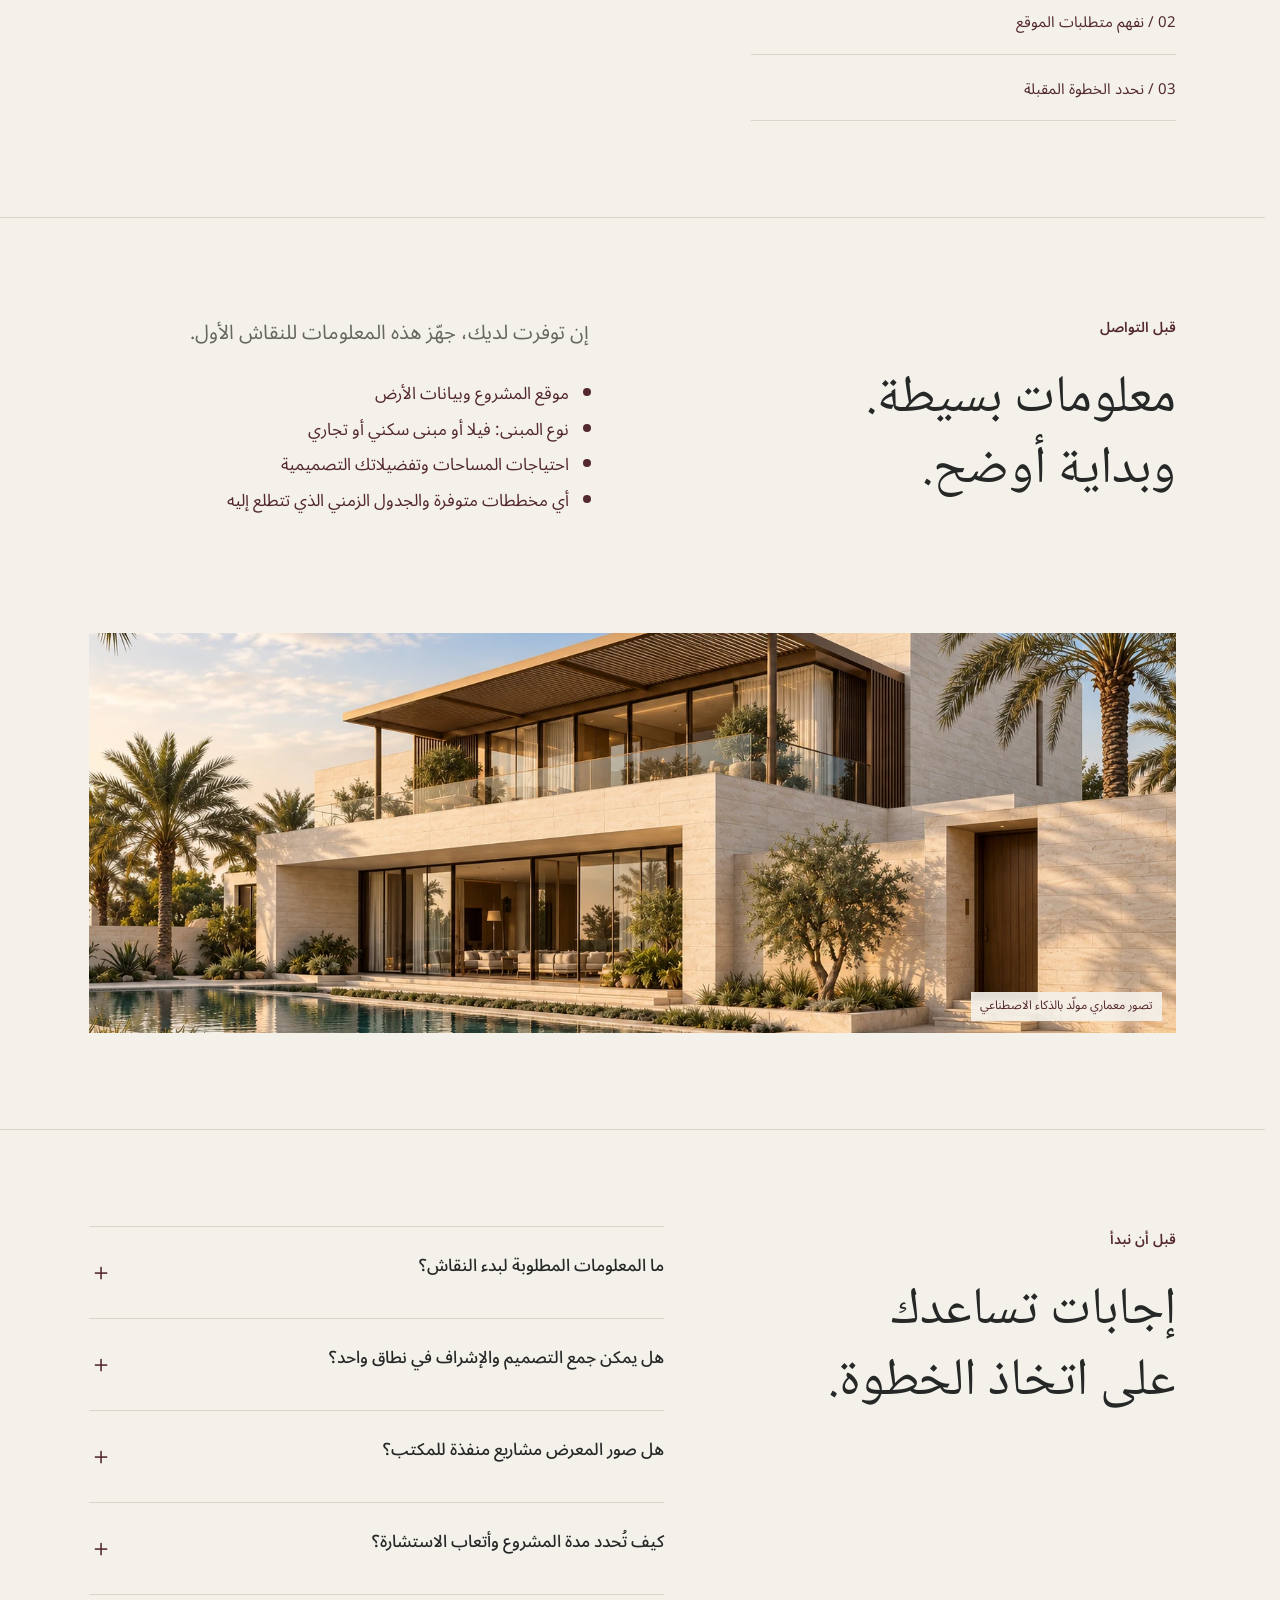
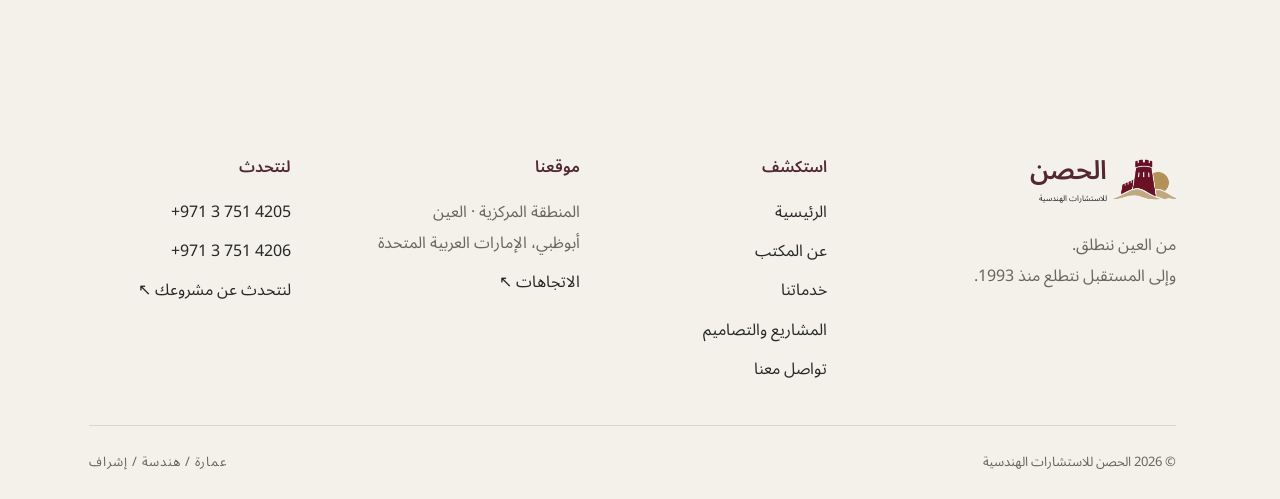
<file: contact.html>
<!doctype html><html lang="ar" dir="rtl"><head><meta charset="UTF-8"><meta name="viewport" content="width=device-width, initial-scale=1"><title>تواصل معنا | الحصن للاستشارات الهندسية</title><meta name="description" content="العمارة والهندسة والإشراف في العين، الإمارات. الحصن للاستشارات الهندسية، منذ عام 1993."><meta name="theme-color" content="#542831"><link rel="canonical" href="https://originroastery1-crypto.github.io/al-hosn-engineering/contact.html"><link rel="icon" href="assets/logo-transparent.png"><link rel="preconnect" href="https://fonts.googleapis.com"><link rel="preconnect" href="https://fonts.gstatic.com" crossorigin><link rel="stylesheet" href="assets/site.css?v=c51ff1ee59ac"><link rel="stylesheet" href="assets/gallery.css"><script src="script.js" defer></script><link rel="stylesheet" href="assets/professional.css?v=c82ee817e5d1"></head><body class="arabic-only" data-page="contact"><a class="skip" href="#main">انتقل إلى المحتوى</a><header class="site-header"><a class="brand" href="index.html" aria-label="الحصن — الصفحة الرئيسية"><span class="brand-emblem"><img class="" src="assets/logo-transparent.png" alt="" width="1254" height="1254" loading="lazy" decoding="async"></span><span class="wordmark"><b>الحصن</b><small>للاستشارات الهندسية</small></span></a><nav class="main-nav" id="main-navigation" aria-label="القائمة الرئيسية"><a href="index.html">الرئيسية</a><a href="about.html">عن المكتب</a><a href="services.html">خدماتنا</a><a href="projects.html">المشاريع والتصاميم</a><a href="contact.html" aria-current="page">تواصل معنا</a></nav><a class="header-consult" href="contact.html#consultation">طلب استشارة <span aria-hidden="true">↖</span></a><button class="menu" type="button" aria-expanded="false" aria-controls="main-navigation" aria-label="فتح القائمة"><span></span><span></span></button></header><main id="main"><section class="page-intro wrap"><p class="eyebrow">تواصل مع المكتب</p><h1>كل مكان مميز<br>يبدأ <em>بحوار.</em></h1><p class="lead">حدثنا عن موقعك وأفكارك وما تتطلع إلى بنائه. لنناقش الخطوة المقبلة معاً.</p></section><section class="contact-grid wrap"><div class="contact-card"><p class="eyebrow">اتصل بالمكتب</p><a class="phone-main" dir="ltr" href="tel:+97137514205">+971 3 751 4205</a><a class="phone-second" dir="ltr" href="tel:+97137514206">+971 3 751 4206</a><p>تواصل مع المكتب لمناقشة التصميم المعماري أو الاستشارات الهندسية أو الإشراف الموقعي.</p><a class="button light" href="tel:+97137514205">اتصل بالحصن<span aria-hidden="true">↖</span></a></div><div class="visit-card"><p class="eyebrow">زرنا / العين</p><h2>مكتب قريب منك.<br>وحوار يهمّ مشروعك.</h2><address>المنطقة المركزية<br>شارع زايد بن سلطان (شارع 137)<br>الطابق الثاني · العين، أبوظبي<br>ص.ب. 15561 · الإمارات العربية المتحدة</address><a class="button text-button" href="https://www.google.com/maps/search/?api=1&query=Al+Hosn+Engineering+Consultants+Zayed+Bin+Sultan+Street+Al+Ain" target="_blank" rel="noopener">افتح موقع المكتب<span aria-hidden="true">↖</span></a></div></section>
<section class="consultation wrap" id="consultation"><div class="consultation-heading"><p class="eyebrow">لنرسم الخطوة الأولى</p><h2>مشروعك يبدأ<br><em>بفهم احتياجاتك.</em></h2><p class="lead">لتحديد موعد ومناقشة مشروعك، تواصل مباشرة مع فريق المكتب.</p><div class="consultation-details"><span>01 / نناقش الفكرة</span><span>02 / نفهم متطلبات الموقع</span><span>03 / نحدد الخطوة المقبلة</span></div></div><div class="consultation-panel"><a class="button" href="tel:+97137514205">اتصل لطلب استشارة <span aria-hidden="true">↖</span></a></div></section><section class="brief wrap"><div><p class="eyebrow">قبل التواصل</p><h2>معلومات بسيطة.<br>وبداية أوضح.</h2></div><div><p class="lead">إن توفرت لديك، جهّز هذه المعلومات للنقاش الأول.</p><ul><li>موقع المشروع وبيانات الأرض</li><li>نوع المبنى: فيلا أو مبنى سكني أو تجاري</li><li>احتياجات المساحات وتفضيلاتك التصميمية</li><li>أي مخططات متوفرة والجدول الزمني الذي تتطلع إليه</li></ul></div></section><section class="contact-image wrap"><figure class="architecture-image "><img class="" src="assets/gcc-coastal-villa.webp" alt="تصور لفيلا خليجية ساحلية معاصرة بالحجر الفاتح ومظلة برونزية وحوض مائي عاكس" width="1024" height="688" loading="lazy" decoding="async"><figcaption>تصور معماري مولّد بالذكاء الاصطناعي</figcaption></figure></section><section class="questions wrap"><div><p class="eyebrow">قبل أن نبدأ</p><h2>إجابات تساعدك<br>على اتخاذ الخطوة.</h2></div><div class="faq-list"><details><summary>ما المعلومات المطلوبة لبدء النقاش؟<span aria-hidden="true">＋</span></summary><p>يكفي أن تشاركنا موقع المشروع ونوع المبنى واحتياجاتك الأساسية. وإذا توفرت بيانات الأرض أو مخططات سابقة، فهي تساعدنا على فهم المشروع بصورة أوضح.</p></details><details><summary>هل يمكن جمع التصميم والإشراف في نطاق واحد؟<span aria-hidden="true">＋</span></summary><p>يقدم المكتب خدمات التصميم المعماري والإنشائي والأنظمة الكهروميكانيكية والاستشارات والإشراف. نحدد نطاق الخدمات المناسب بعد مناقشة متطلبات مشروعك.</p></details><details><summary>هل صور المعرض مشاريع منفذة للمكتب؟<span aria-hidden="true">＋</span></summary><p>الصور المعروضة تصورات معمارية مولّدة بالذكاء الاصطناعي للإلهام البصري، ولا تمثل مشاريع منفذة لمكتب الحصن. يمكنك مناقشة تفضيلاتك التصميمية مع فريق المكتب.</p></details><details><summary>كيف تُحدد مدة المشروع وأتعاب الاستشارة؟<span aria-hidden="true">＋</span></summary><p>تختلف بحسب الموقع ومساحة المشروع ونطاق الخدمات ومرحلة العمل. يناقش المكتب هذه التفاصيل معك قبل الاتفاق على نطاق العمل والجدول المقترح.</p></details></div></section></main><footer class="site-footer wrap"><div><a class="brand" href="index.html" aria-label="الحصن — الصفحة الرئيسية"><span class="brand-emblem"><img class="" src="assets/logo-transparent.png" alt="" width="1254" height="1254" loading="lazy" decoding="async"></span><span class="wordmark"><b>الحصن</b><small>للاستشارات الهندسية</small></span></a><p>من العين ننطلق.<br>وإلى المستقبل نتطلع منذ 1993.</p></div><div><h2>استكشف</h2><a href="index.html">الرئيسية</a><a href="about.html">عن المكتب</a><a href="services.html">خدماتنا</a><a href="projects.html">المشاريع والتصاميم</a><a href="contact.html" aria-current="page">تواصل معنا</a></div><div><h2>موقعنا</h2><p>المنطقة المركزية · العين<br>أبوظبي، الإمارات العربية المتحدة</p><a href="https://www.google.com/maps/search/?api=1&query=Al+Hosn+Engineering+Consultants+Zayed+Bin+Sultan+Street+Al+Ain" target="_blank" rel="noopener">الاتجاهات <span aria-hidden="true">↖</span></a></div><div><h2>لنتحدث</h2><a dir="ltr" href="tel:+97137514205">+971 3 751 4205</a><a dir="ltr" href="tel:+97137514206">+971 3 751 4206</a><a href="contact.html#consultation">لنتحدث عن مشروعك <span aria-hidden="true">↖</span></a></div><div class="footer-bottom"><span>© <span id="year">2026</span> الحصن للاستشارات الهندسية</span><span>عمارة / هندسة / إشراف</span></div></footer></body></html>
</file>
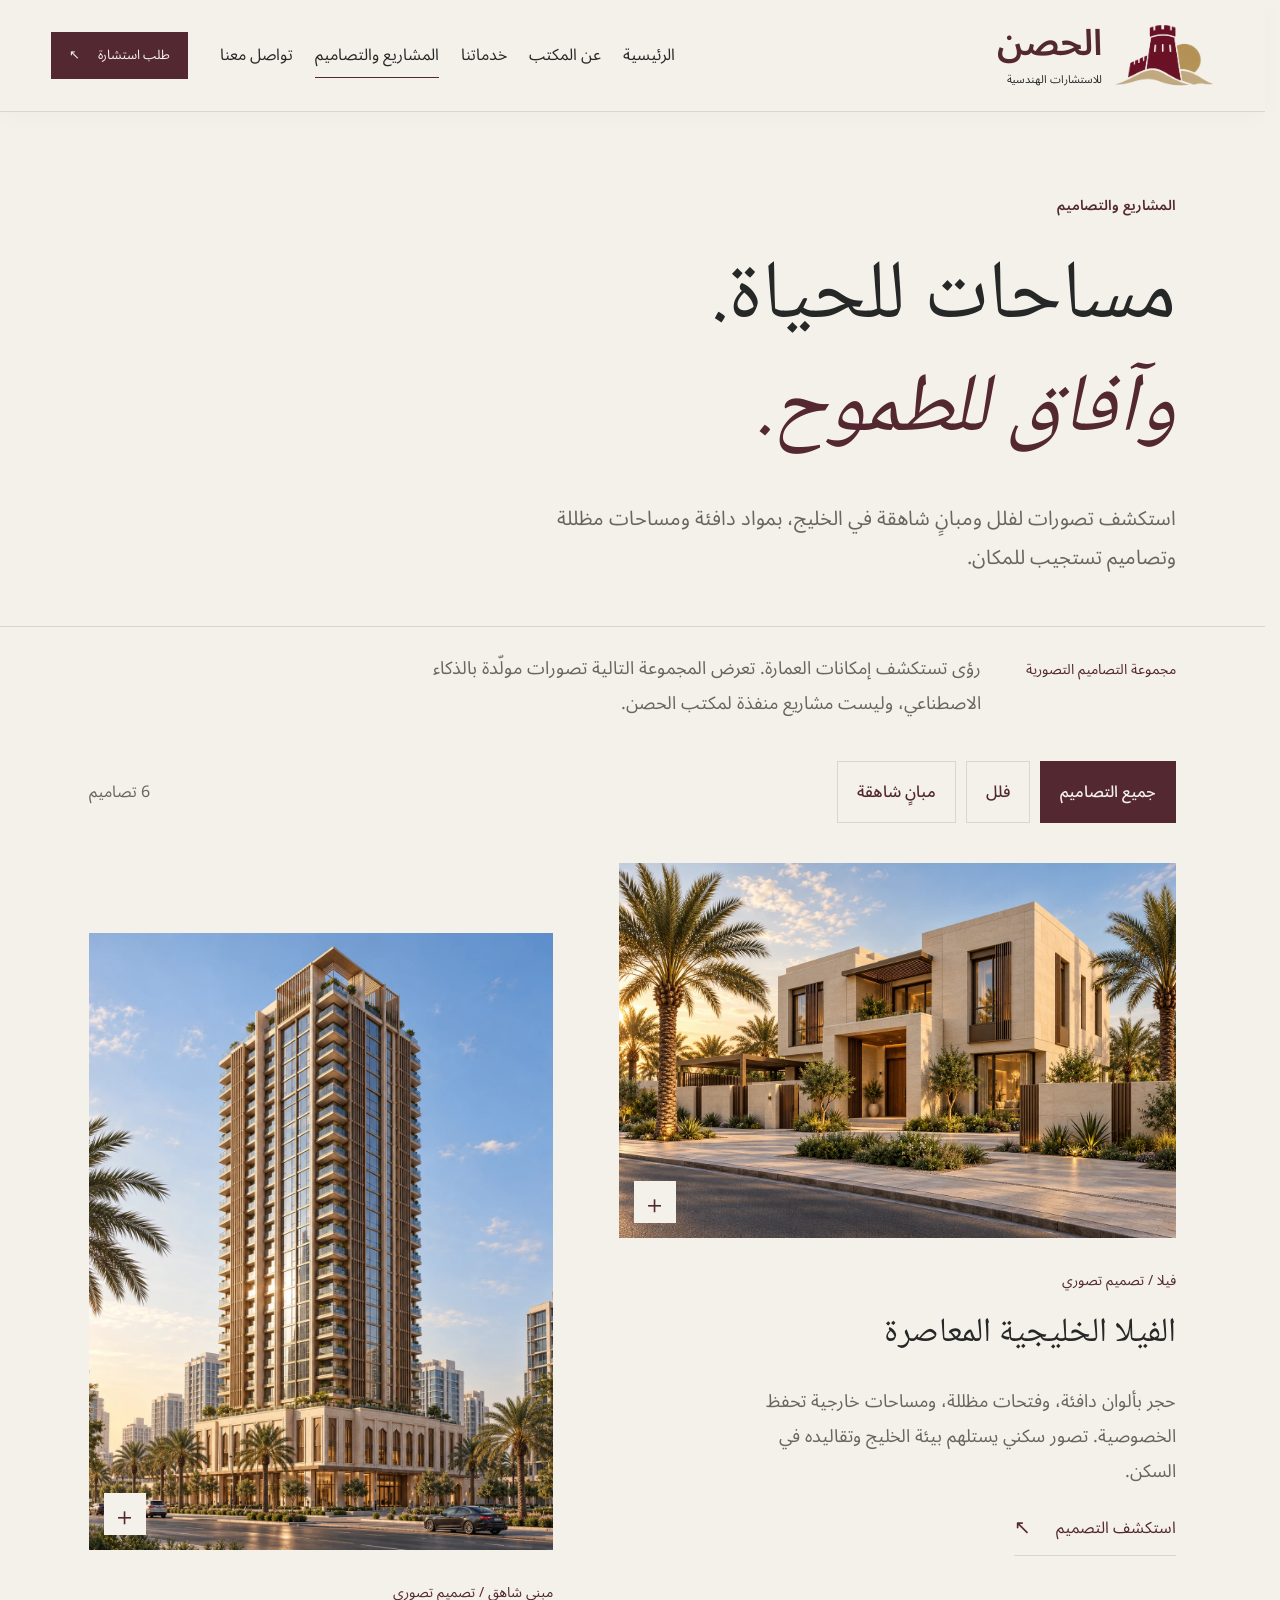
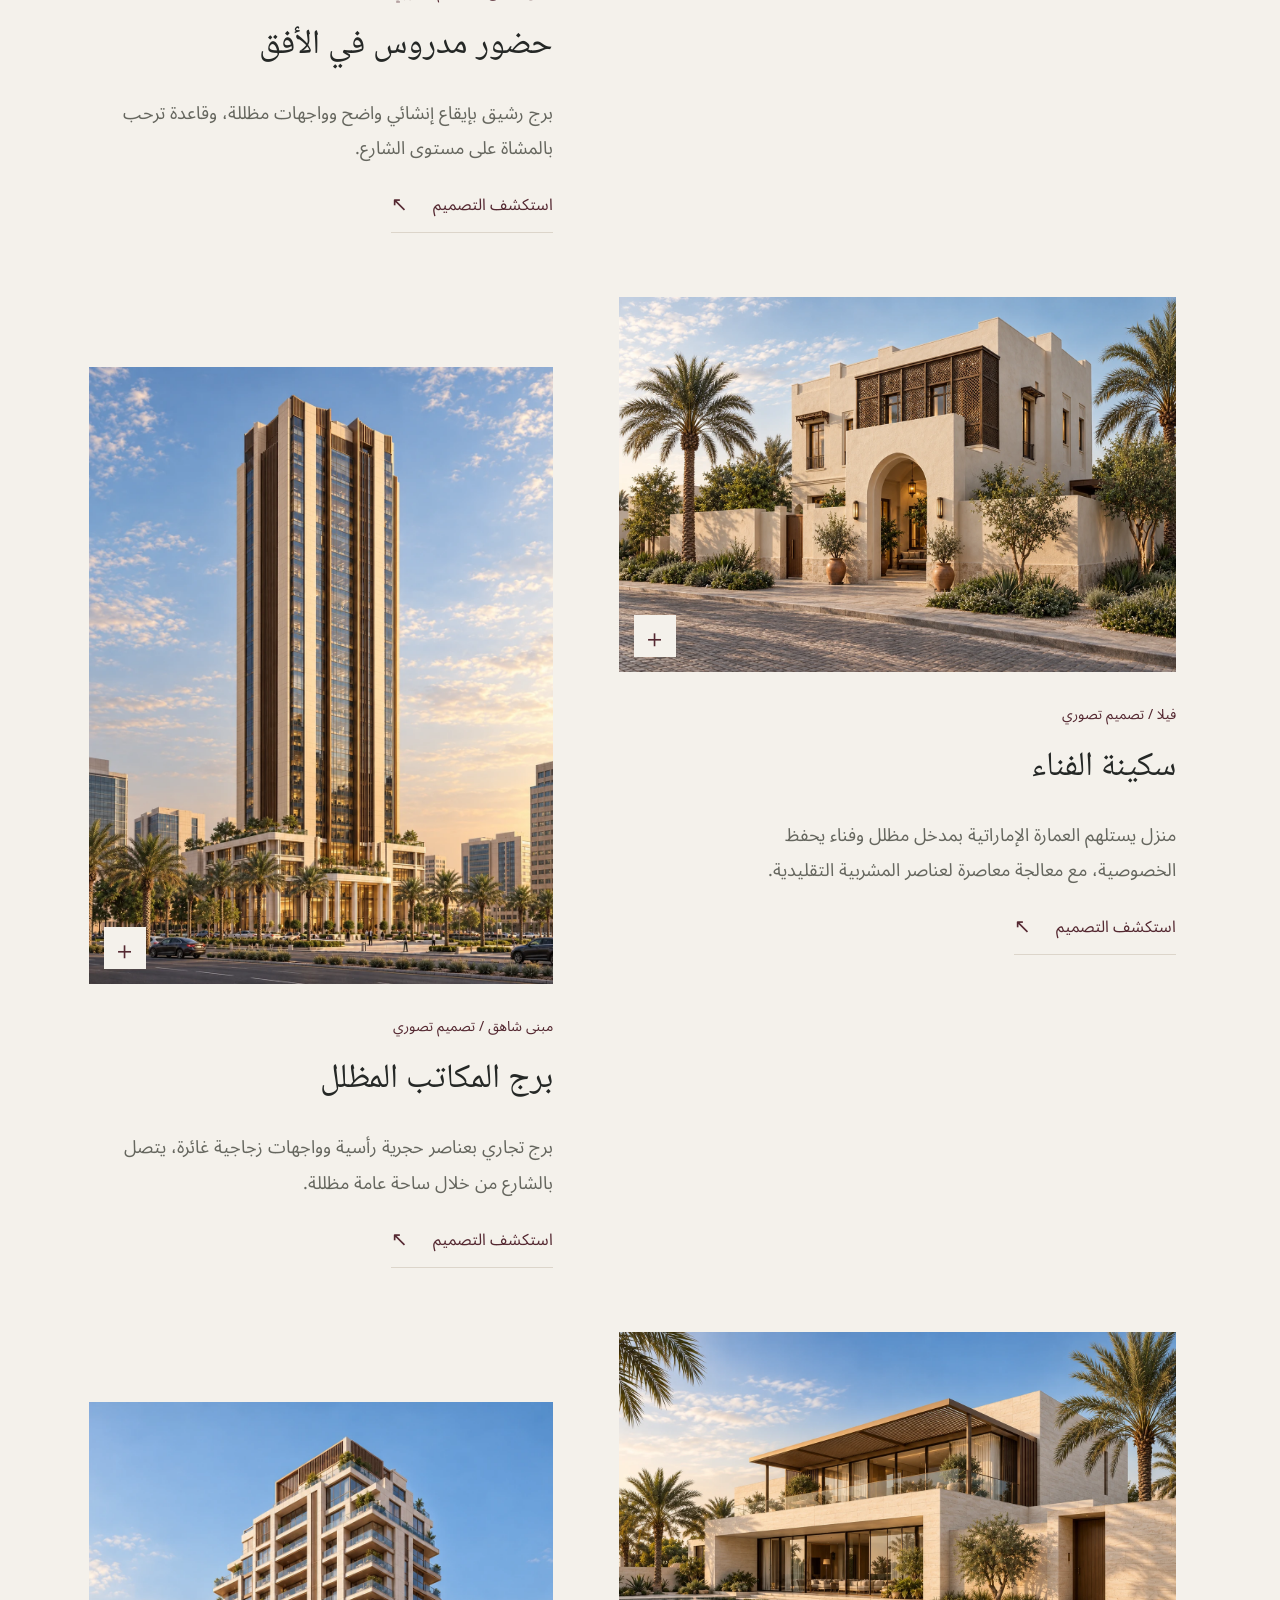
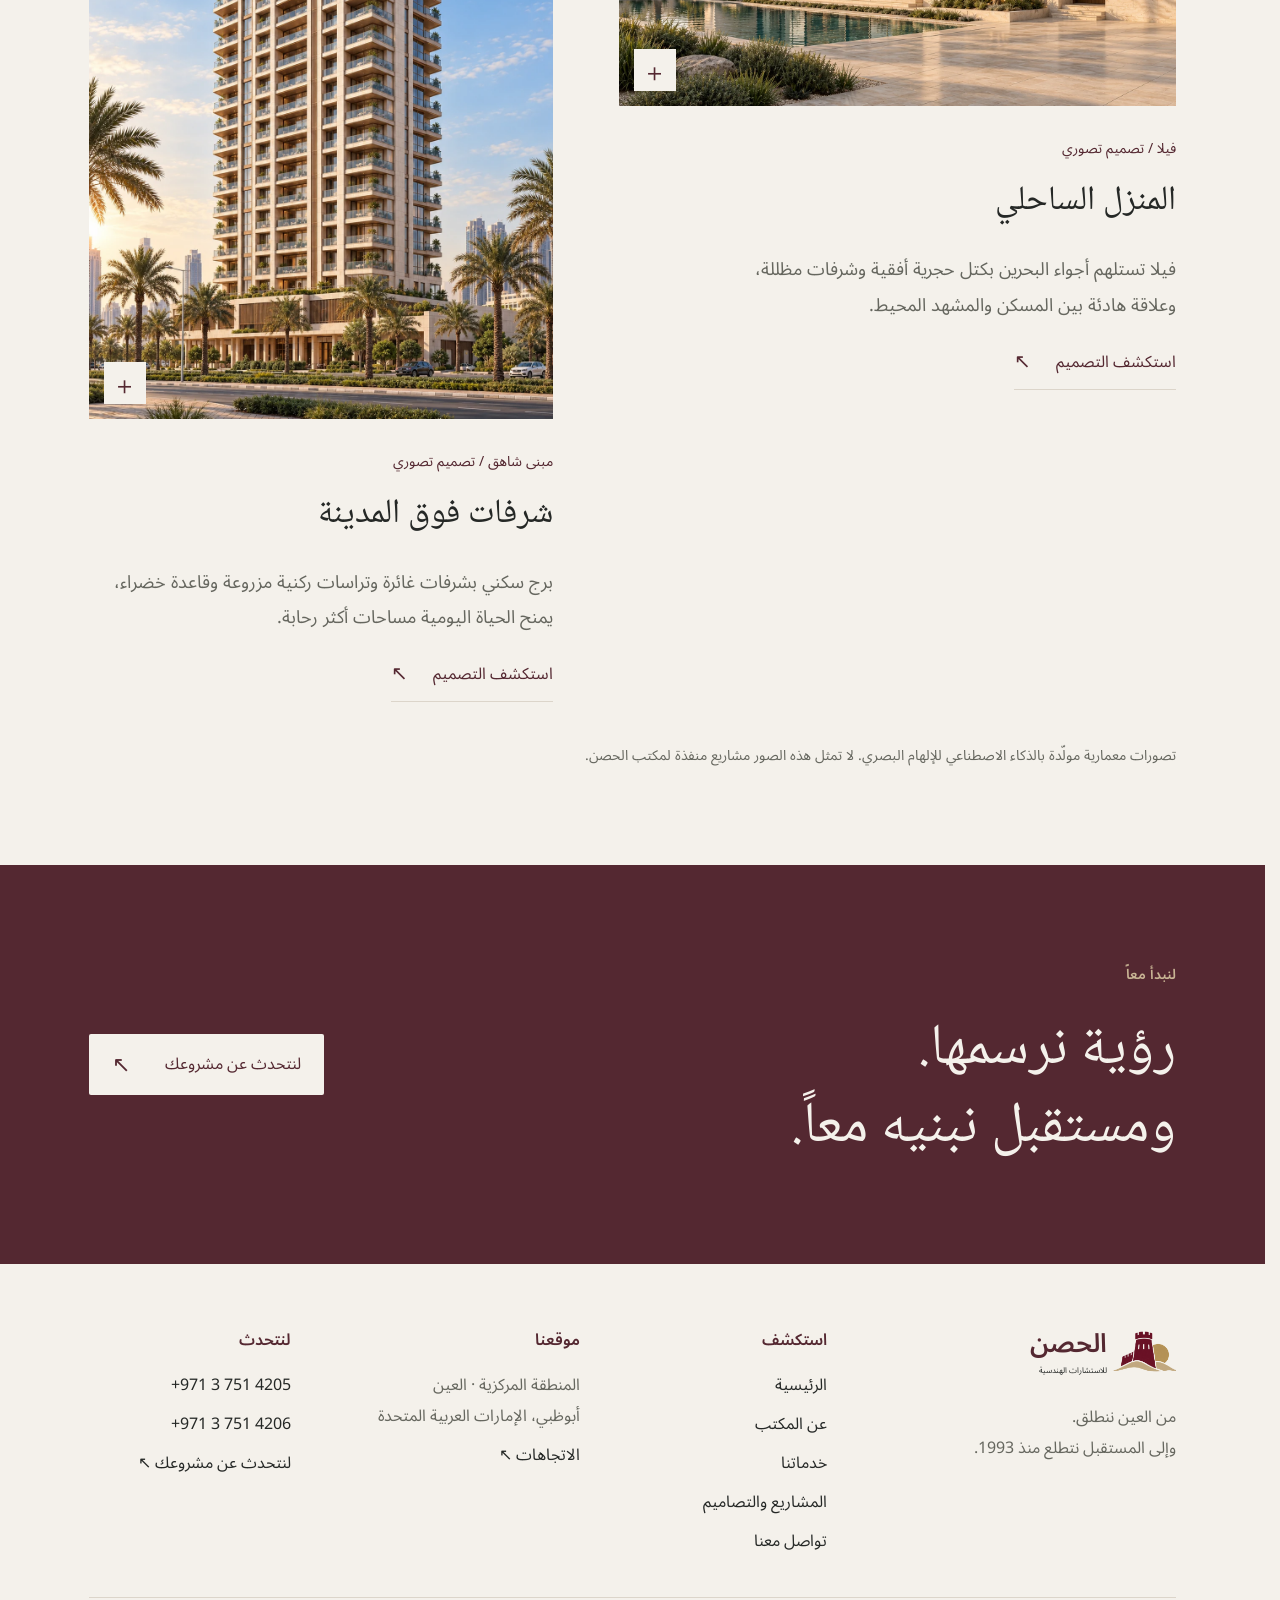
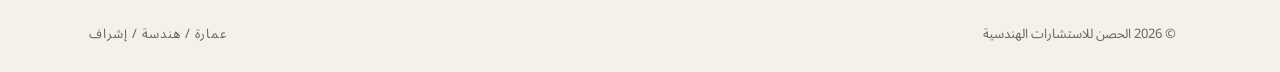
<file: projects.html>
<!doctype html><html lang="ar" dir="rtl"><head><meta charset="UTF-8"><meta name="viewport" content="width=device-width, initial-scale=1"><title>المشاريع والتصاميم | الحصن للاستشارات الهندسية</title><meta name="description" content="العمارة والهندسة والإشراف في العين، الإمارات. الحصن للاستشارات الهندسية، منذ عام 1993."><meta name="theme-color" content="#542831"><link rel="canonical" href="https://originroastery1-crypto.github.io/al-hosn-engineering/projects.html"><link rel="icon" href="assets/logo-transparent.png"><link rel="preconnect" href="https://fonts.googleapis.com"><link rel="preconnect" href="https://fonts.gstatic.com" crossorigin><link rel="stylesheet" href="assets/site.css?v=c51ff1ee59ac"><link rel="stylesheet" href="assets/gallery.css"><script src="script.js" defer></script><script src="assets/gallery.js" defer></script><link rel="stylesheet" href="assets/professional.css?v=c82ee817e5d1"></head><body class="arabic-only" data-page="projects"><a class="skip" href="#main">انتقل إلى المحتوى</a><header class="site-header"><a class="brand" href="index.html" aria-label="الحصن — الصفحة الرئيسية"><span class="brand-emblem"><img class="" src="assets/logo-transparent.png" alt="" width="1254" height="1254" loading="lazy" decoding="async"></span><span class="wordmark"><b>الحصن</b><small>للاستشارات الهندسية</small></span></a><nav class="main-nav" id="main-navigation" aria-label="القائمة الرئيسية"><a href="index.html">الرئيسية</a><a href="about.html">عن المكتب</a><a href="services.html">خدماتنا</a><a href="projects.html" aria-current="page">المشاريع والتصاميم</a><a href="contact.html">تواصل معنا</a></nav><a class="header-consult" href="contact.html#consultation">طلب استشارة <span aria-hidden="true">↖</span></a><button class="menu" type="button" aria-expanded="false" aria-controls="main-navigation" aria-label="فتح القائمة"><span></span><span></span></button></header><main id="main"><section class="page-intro wrap"><p class="eyebrow">المشاريع والتصاميم</p><h1>مساحات للحياة.<br><em>وآفاق للطموح.</em></h1><p class="lead">استكشف تصورات لفلل ومبانٍ شاهقة في الخليج، بمواد دافئة ومساحات مظللة وتصاميم تستجيب للمكان.</p></section><div class="concept-intro wrap"><span>مجموعة التصاميم التصورية</span><p>رؤى تستكشف إمكانات العمارة. تعرض المجموعة التالية تصورات مولّدة بالذكاء الاصطناعي، وليست مشاريع منفذة لمكتب الحصن.</p></div><section class="designs wrap" id="designs"><div class="gallery-toolbar" hidden><div class="gallery-filters" role="group" aria-label="تصفية معرض التصاميم"><button type="button" data-gallery-filter="all" aria-pressed="true" aria-controls="design-grid">جميع التصاميم</button><button type="button" data-gallery-filter="villa" aria-pressed="false" aria-controls="design-grid">فلل</button><button type="button" data-gallery-filter="tower" aria-pressed="false" aria-controls="design-grid">مبانٍ شاهقة</button></div><p class="gallery-count" aria-live="polite" aria-atomic="true"></p></div><div class="design-grid" id="design-grid"><figure class="design-card" data-design-type="villa"><a href="assets/gcc-villa.webp" aria-label="الفيلا الخليجية المعاصرة" data-open-design><img class="" src="assets/gcc-villa.webp" alt="تصور لفيلا خليجية معاصرة بجدران حجرية وعناصر برونزية للخصوصية وأشجار نخيل" width="1024" height="688" loading="lazy" decoding="async"><span class="image-open" aria-hidden="true">＋</span></a><figcaption><span class="design-type">فيلا / تصميم تصوري</span><h3>الفيلا الخليجية المعاصرة</h3><p>حجر بألوان دافئة، وفتحات مظللة، ومساحات خارجية تحفظ الخصوصية. تصور سكني يستلهم بيئة الخليج وتقاليده في السكن.</p><a class="view-concept" href="assets/gcc-villa.webp" data-open-design>استكشف التصميم <span aria-hidden="true">↖</span></a></figcaption></figure><figure class="design-card" data-design-type="tower"><a href="assets/gcc-tower.webp?v=9640cdf39d1c" aria-label="حضور مدروس في الأفق" data-open-design><img class="" src="assets/gcc-tower.webp?v=9640cdf39d1c" alt="تصور لبرج خليجي بالحجر الدافئ وعناصر تظليل برونزية وشرفات غائرة" width="880" height="1168" loading="lazy" decoding="async"><span class="image-open" aria-hidden="true">＋</span></a><figcaption><span class="design-type">مبنى شاهق / تصميم تصوري</span><h3>حضور مدروس في الأفق</h3><p>برج رشيق بإيقاع إنشائي واضح وواجهات مظللة، وقاعدة ترحب بالمشاة على مستوى الشارع.</p><a class="view-concept" href="assets/gcc-tower.webp?v=9640cdf39d1c" data-open-design>استكشف التصميم <span aria-hidden="true">↖</span></a></figcaption></figure><figure class="design-card" data-design-type="villa"><a href="assets/gcc-courtyard-villa.webp" aria-label="سكينة الفناء" data-open-design><img class="" src="assets/gcc-courtyard-villa.webp" alt="تصور لفيلا بفناء مستلهمة من العمارة الإماراتية بمدخل مقوس وجدران عاجية ومشربيات" width="1024" height="688" loading="lazy" decoding="async"><span class="image-open" aria-hidden="true">＋</span></a><figcaption><span class="design-type">فيلا / تصميم تصوري</span><h3>سكينة الفناء</h3><p>منزل يستلهم العمارة الإماراتية بمدخل مظلل وفناء يحفظ الخصوصية، مع معالجة معاصرة لعناصر المشربية التقليدية.</p><a class="view-concept" href="assets/gcc-courtyard-villa.webp" data-open-design>استكشف التصميم <span aria-hidden="true">↖</span></a></figcaption></figure><figure class="design-card" data-design-type="tower"><a href="assets/gcc-commercial-tower.webp?v=088a7c0ebb8d" aria-label="برج المكاتب المظلل" data-open-design><img class="" src="assets/gcc-commercial-tower.webp?v=088a7c0ebb8d" alt="تصور لبرج مكاتب خليجي بعناصر حجرية رأسية وزجاج غائر وساحة تحيط بها أشجار النخيل" width="880" height="1168" loading="lazy" decoding="async"><span class="image-open" aria-hidden="true">＋</span></a><figcaption><span class="design-type">مبنى شاهق / تصميم تصوري</span><h3>برج المكاتب المظلل</h3><p>برج تجاري بعناصر حجرية رأسية وواجهات زجاجية غائرة، يتصل بالشارع من خلال ساحة عامة مظللة.</p><a class="view-concept" href="assets/gcc-commercial-tower.webp?v=088a7c0ebb8d" data-open-design>استكشف التصميم <span aria-hidden="true">↖</span></a></figcaption></figure><figure class="design-card" data-design-type="villa"><a href="assets/gcc-coastal-villa.webp" aria-label="المنزل الساحلي" data-open-design><img class="" src="assets/gcc-coastal-villa.webp" alt="تصور لفيلا خليجية ساحلية معاصرة بالحجر الفاتح ومظلة برونزية وحوض مائي عاكس" width="1024" height="688" loading="lazy" decoding="async"><span class="image-open" aria-hidden="true">＋</span></a><figcaption><span class="design-type">فيلا / تصميم تصوري</span><h3>المنزل الساحلي</h3><p>فيلا تستلهم أجواء البحرين بكتل حجرية أفقية وشرفات مظللة، وعلاقة هادئة بين المسكن والمشهد المحيط.</p><a class="view-concept" href="assets/gcc-coastal-villa.webp" data-open-design>استكشف التصميم <span aria-hidden="true">↖</span></a></figcaption></figure><figure class="design-card" data-design-type="tower"><a href="assets/gcc-residential-tower.webp?v=38f0af67e2e7" aria-label="شرفات فوق المدينة" data-open-design><img class="" src="assets/gcc-residential-tower.webp?v=38f0af67e2e7" alt="تصور لبرج سكني خليجي بشرفات غائرة وتراسات مزروعة وقاعدة تحيط بها المساحات الخضراء" width="880" height="1168" loading="lazy" decoding="async"><span class="image-open" aria-hidden="true">＋</span></a><figcaption><span class="design-type">مبنى شاهق / تصميم تصوري</span><h3>شرفات فوق المدينة</h3><p>برج سكني بشرفات غائرة وتراسات ركنية مزروعة وقاعدة خضراء، يمنح الحياة اليومية مساحات أكثر رحابة.</p><a class="view-concept" href="assets/gcc-residential-tower.webp?v=38f0af67e2e7" data-open-design>استكشف التصميم <span aria-hidden="true">↖</span></a></figcaption></figure></div><p class="design-note">تصورات معمارية مولّدة بالذكاء الاصطناعي للإلهام البصري. لا تمثل هذه الصور مشاريع منفذة لمكتب الحصن.</p>
<dialog class="design-viewer" aria-labelledby="viewer-title" aria-describedby="viewer-description"><div class="viewer-heading"><h2 id="viewer-title" aria-live="polite" aria-atomic="true">عرض التصميم</h2><button type="button" class="viewer-close" aria-label="إغلاق عرض الصورة">×</button></div><div class="viewer-media"><img class="viewer-image" id="viewer-image" alt=""></div><p id="viewer-description"></p><div class="viewer-bottom"><span class="viewer-note">تصور مولّد بالذكاء الاصطناعي</span><button type="button" class="viewer-zoom" aria-pressed="false" aria-controls="viewer-image">تكبير الصورة</button><div class="viewer-navigation"><button type="button" class="viewer-previous" aria-label="التصميم السابق">←</button><span class="viewer-count" dir="ltr"></span><button type="button" class="viewer-next" aria-label="التصميم التالي">→</button></div></div><p class="swipe-hint">اسحب لليمين للتصميم التالي · كبّر الصورة لاستكشاف التفاصيل</p></dialog></section><section class="invitation wrap"><div><p class="eyebrow">لنبدأ معاً</p><h2>رؤية نرسمها.<br>ومستقبل نبنيه معاً.</h2></div><a class="button light" href="contact.html#consultation">لنتحدث عن مشروعك<span aria-hidden="true">↖</span></a></section></main><footer class="site-footer wrap"><div><a class="brand" href="index.html" aria-label="الحصن — الصفحة الرئيسية"><span class="brand-emblem"><img class="" src="assets/logo-transparent.png" alt="" width="1254" height="1254" loading="lazy" decoding="async"></span><span class="wordmark"><b>الحصن</b><small>للاستشارات الهندسية</small></span></a><p>من العين ننطلق.<br>وإلى المستقبل نتطلع منذ 1993.</p></div><div><h2>استكشف</h2><a href="index.html">الرئيسية</a><a href="about.html">عن المكتب</a><a href="services.html">خدماتنا</a><a href="projects.html" aria-current="page">المشاريع والتصاميم</a><a href="contact.html">تواصل معنا</a></div><div><h2>موقعنا</h2><p>المنطقة المركزية · العين<br>أبوظبي، الإمارات العربية المتحدة</p><a href="https://www.google.com/maps/search/?api=1&query=Al+Hosn+Engineering+Consultants+Zayed+Bin+Sultan+Street+Al+Ain" target="_blank" rel="noopener">الاتجاهات <span aria-hidden="true">↖</span></a></div><div><h2>لنتحدث</h2><a dir="ltr" href="tel:+97137514205">+971 3 751 4205</a><a dir="ltr" href="tel:+97137514206">+971 3 751 4206</a><a href="contact.html#consultation">لنتحدث عن مشروعك <span aria-hidden="true">↖</span></a></div><div class="footer-bottom"><span>© <span id="year">2026</span> الحصن للاستشارات الهندسية</span><span>عمارة / هندسة / إشراف</span></div></footer></body></html>
</file>
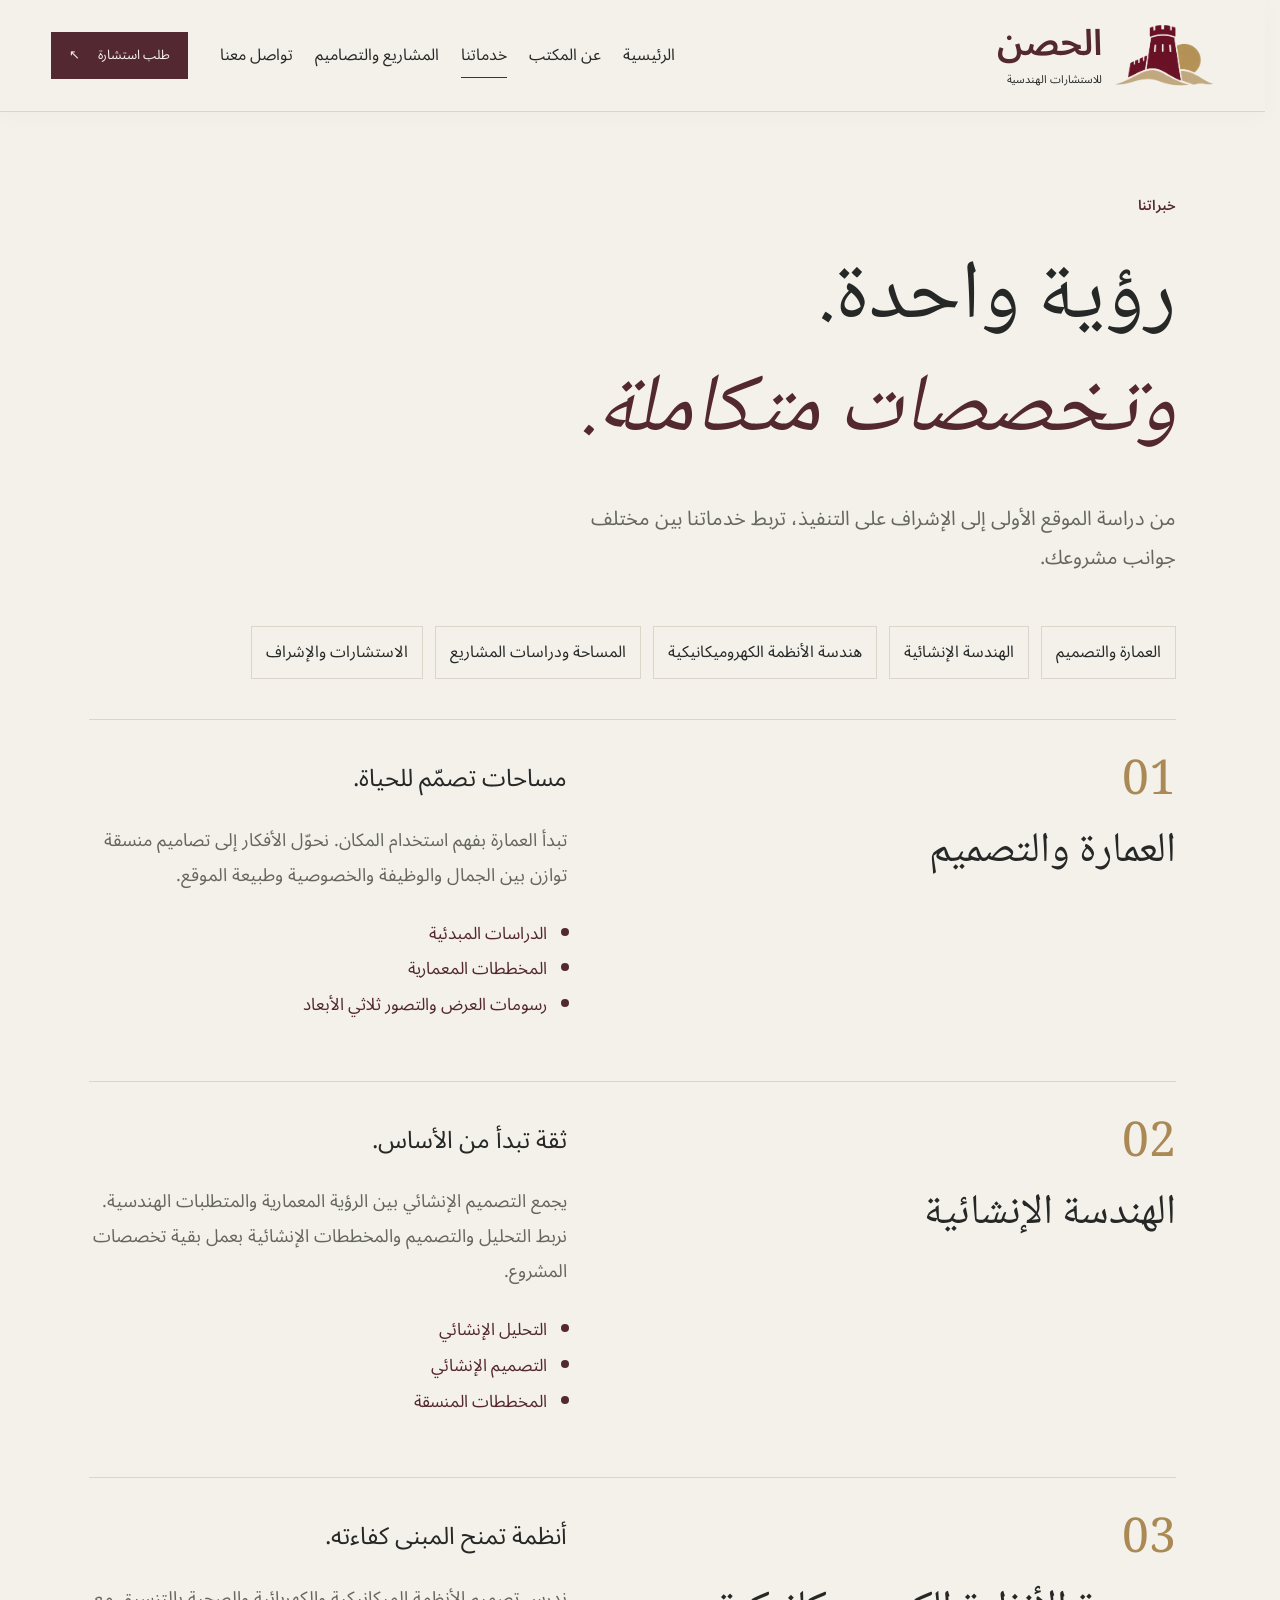
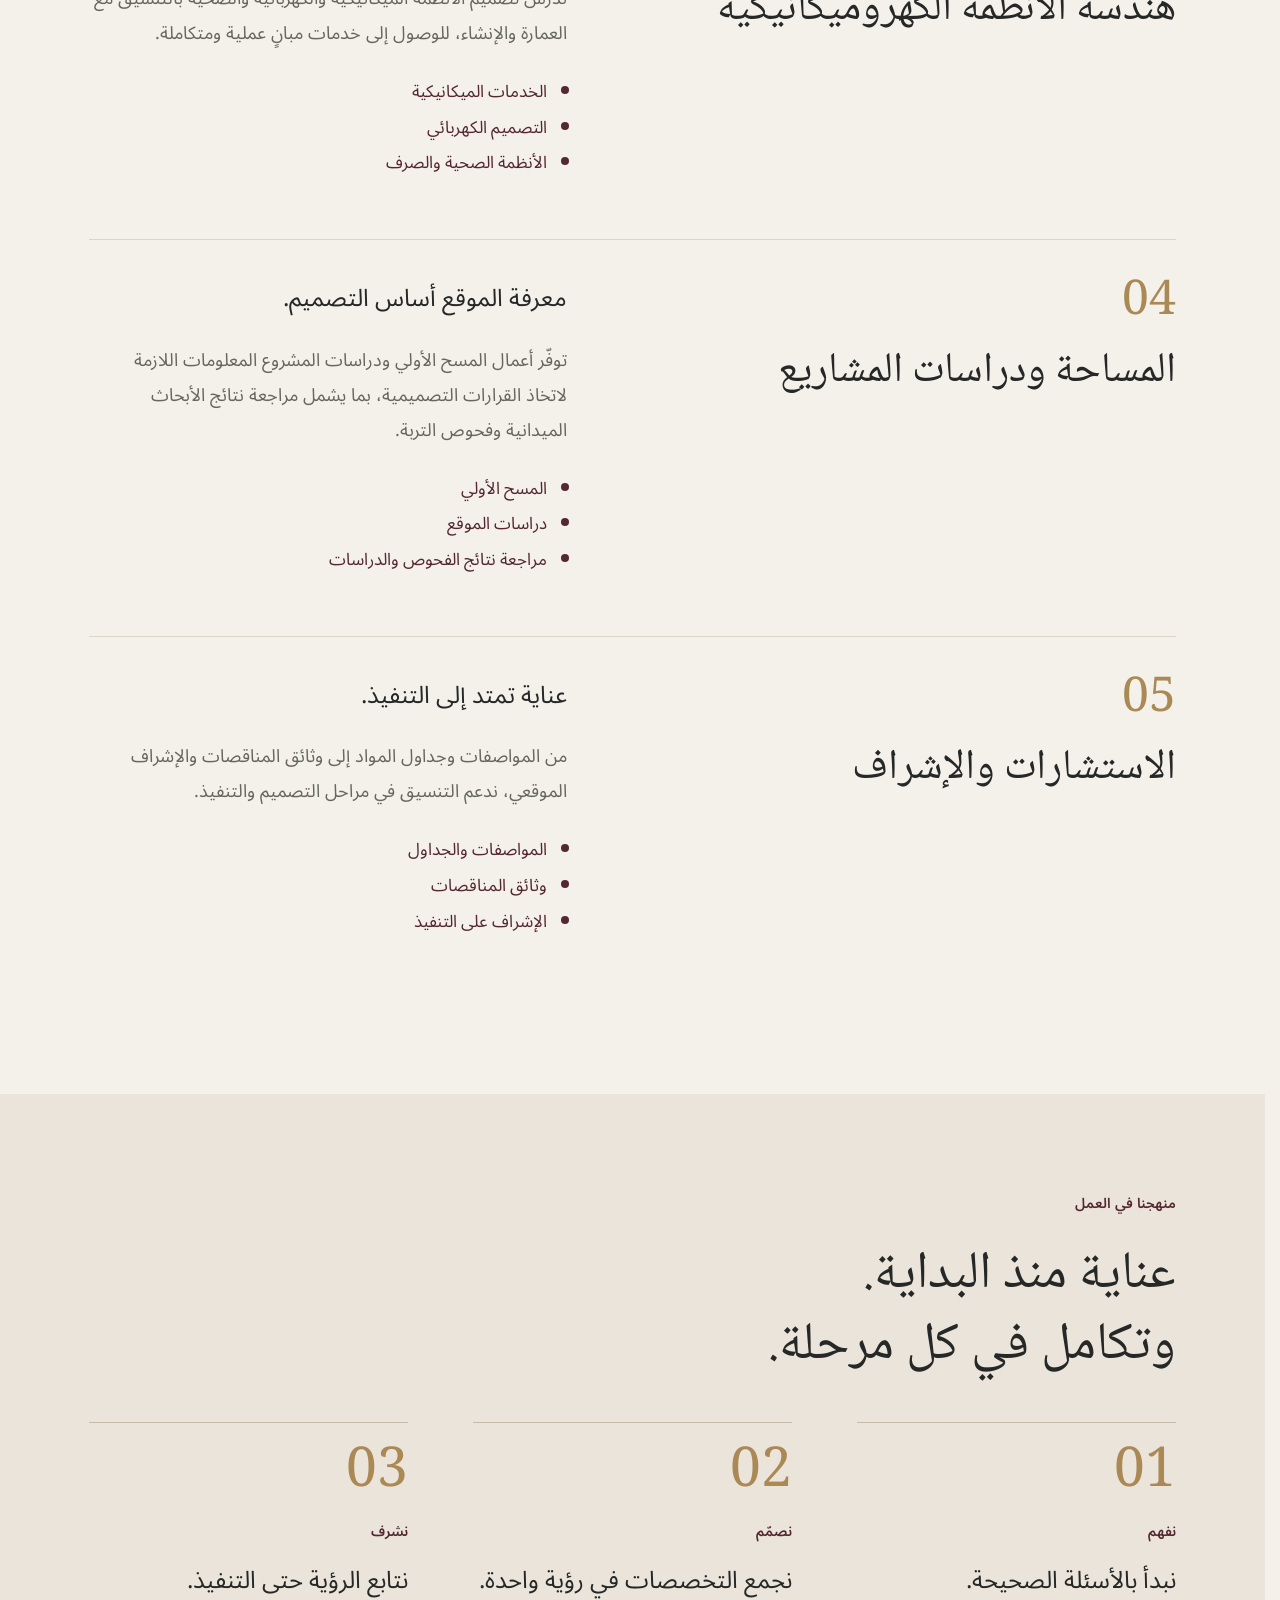
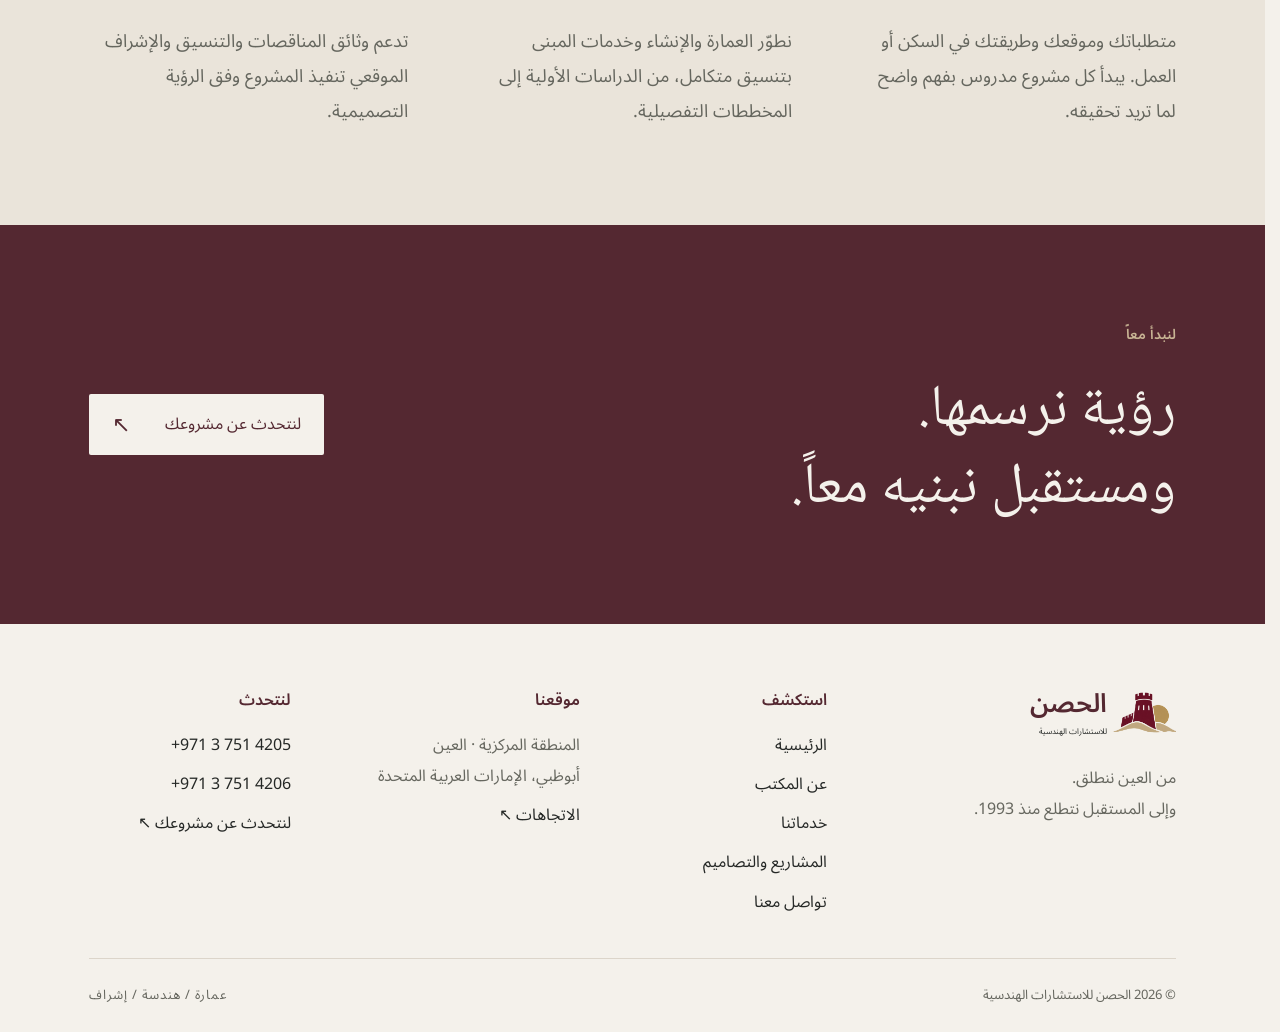
<file: services.html>
<!doctype html><html lang="ar" dir="rtl"><head><meta charset="UTF-8"><meta name="viewport" content="width=device-width, initial-scale=1"><title>خدماتنا | الحصن للاستشارات الهندسية</title><meta name="description" content="العمارة والهندسة والإشراف في العين، الإمارات. الحصن للاستشارات الهندسية، منذ عام 1993."><meta name="theme-color" content="#542831"><link rel="canonical" href="https://originroastery1-crypto.github.io/al-hosn-engineering/services.html"><link rel="icon" href="assets/logo-transparent.png"><link rel="preconnect" href="https://fonts.googleapis.com"><link rel="preconnect" href="https://fonts.gstatic.com" crossorigin><link rel="stylesheet" href="assets/site.css?v=c51ff1ee59ac"><link rel="stylesheet" href="assets/gallery.css"><script src="script.js" defer></script><link rel="stylesheet" href="assets/professional.css?v=c82ee817e5d1"></head><body class="arabic-only" data-page="services"><a class="skip" href="#main">انتقل إلى المحتوى</a><header class="site-header"><a class="brand" href="index.html" aria-label="الحصن — الصفحة الرئيسية"><span class="brand-emblem"><img class="" src="assets/logo-transparent.png" alt="" width="1254" height="1254" loading="lazy" decoding="async"></span><span class="wordmark"><b>الحصن</b><small>للاستشارات الهندسية</small></span></a><nav class="main-nav" id="main-navigation" aria-label="القائمة الرئيسية"><a href="index.html">الرئيسية</a><a href="about.html">عن المكتب</a><a href="services.html" aria-current="page">خدماتنا</a><a href="projects.html">المشاريع والتصاميم</a><a href="contact.html">تواصل معنا</a></nav><a class="header-consult" href="contact.html#consultation">طلب استشارة <span aria-hidden="true">↖</span></a><button class="menu" type="button" aria-expanded="false" aria-controls="main-navigation" aria-label="فتح القائمة"><span></span><span></span></button></header><main id="main"><section class="page-intro wrap"><p class="eyebrow">خبراتنا</p><h1>رؤية واحدة.<br><em>وتخصصات متكاملة.</em></h1><p class="lead">من دراسة الموقع الأولى إلى الإشراف على التنفيذ، تربط خدماتنا بين مختلف جوانب مشروعك.</p></section><nav class="service-jump wrap" aria-label="أقسام الخدمات"><a href="#architecture">العمارة والتصميم</a><a href="#structural">الهندسة الإنشائية</a><a href="#mep">هندسة الأنظمة الكهروميكانيكية</a><a href="#surveying">المساحة ودراسات المشاريع</a><a href="#supervision">الاستشارات والإشراف</a></nav><section class="service-collection wrap"><article class="service-detail" id="architecture"><div><span class="service-number">01</span><h2>العمارة والتصميم</h2></div><div><h3>مساحات تصمّم للحياة.</h3><p>تبدأ العمارة بفهم استخدام المكان. نحوّل الأفكار إلى تصاميم منسقة توازن بين الجمال والوظيفة والخصوصية وطبيعة الموقع.</p><ul><li>الدراسات المبدئية</li><li>المخططات المعمارية</li><li>رسومات العرض والتصور ثلاثي الأبعاد</li></ul></div></article><article class="service-detail" id="structural"><div><span class="service-number">02</span><h2>الهندسة الإنشائية</h2></div><div><h3>ثقة تبدأ من الأساس.</h3><p>يجمع التصميم الإنشائي بين الرؤية المعمارية والمتطلبات الهندسية. نربط التحليل والتصميم والمخططات الإنشائية بعمل بقية تخصصات المشروع.</p><ul><li>التحليل الإنشائي</li><li>التصميم الإنشائي</li><li>المخططات المنسقة</li></ul></div></article><article class="service-detail" id="mep"><div><span class="service-number">03</span><h2>هندسة الأنظمة الكهروميكانيكية</h2></div><div><h3>أنظمة تمنح المبنى كفاءته.</h3><p>ندرس تصميم الأنظمة الميكانيكية والكهربائية والصحية بالتنسيق مع العمارة والإنشاء، للوصول إلى خدمات مبانٍ عملية ومتكاملة.</p><ul><li>الخدمات الميكانيكية</li><li>التصميم الكهربائي</li><li>الأنظمة الصحية والصرف</li></ul></div></article><article class="service-detail" id="surveying"><div><span class="service-number">04</span><h2>المساحة ودراسات المشاريع</h2></div><div><h3>معرفة الموقع أساس التصميم.</h3><p>توفّر أعمال المسح الأولي ودراسات المشروع المعلومات اللازمة لاتخاذ القرارات التصميمية، بما يشمل مراجعة نتائج الأبحاث الميدانية وفحوص التربة.</p><ul><li>المسح الأولي</li><li>دراسات الموقع</li><li>مراجعة نتائج الفحوص والدراسات</li></ul></div></article><article class="service-detail" id="supervision"><div><span class="service-number">05</span><h2>الاستشارات والإشراف</h2></div><div><h3>عناية تمتد إلى التنفيذ.</h3><p>من المواصفات وجداول المواد إلى وثائق المناقصات والإشراف الموقعي، ندعم التنسيق في مراحل التصميم والتنفيذ.</p><ul><li>المواصفات والجداول</li><li>وثائق المناقصات</li><li>الإشراف على التنفيذ</li></ul></div></article></section><section class="process wrap" id="process"><p class="eyebrow">منهجنا في العمل</p><h2>عناية منذ البداية.<br>وتكامل في كل مرحلة.</h2><div class="steps"><article><span class="step-number">01</span><p class="eyebrow">نفهم</p><h3>نبدأ بالأسئلة الصحيحة.</h3><p>متطلباتك وموقعك وطريقتك في السكن أو العمل. يبدأ كل مشروع مدروس بفهم واضح لما تريد تحقيقه.</p></article><article><span class="step-number">02</span><p class="eyebrow">نصمّم</p><h3>نجمع التخصصات في رؤية واحدة.</h3><p>نطوّر العمارة والإنشاء وخدمات المبنى بتنسيق متكامل، من الدراسات الأولية إلى المخططات التفصيلية.</p></article><article><span class="step-number">03</span><p class="eyebrow">نشرف</p><h3>نتابع الرؤية حتى التنفيذ.</h3><p>تدعم وثائق المناقصات والتنسيق والإشراف الموقعي تنفيذ المشروع وفق الرؤية التصميمية.</p></article></div></section><section class="invitation wrap"><div><p class="eyebrow">لنبدأ معاً</p><h2>رؤية نرسمها.<br>ومستقبل نبنيه معاً.</h2></div><a class="button light" href="contact.html#consultation">لنتحدث عن مشروعك<span aria-hidden="true">↖</span></a></section></main><footer class="site-footer wrap"><div><a class="brand" href="index.html" aria-label="الحصن — الصفحة الرئيسية"><span class="brand-emblem"><img class="" src="assets/logo-transparent.png" alt="" width="1254" height="1254" loading="lazy" decoding="async"></span><span class="wordmark"><b>الحصن</b><small>للاستشارات الهندسية</small></span></a><p>من العين ننطلق.<br>وإلى المستقبل نتطلع منذ 1993.</p></div><div><h2>استكشف</h2><a href="index.html">الرئيسية</a><a href="about.html">عن المكتب</a><a href="services.html" aria-current="page">خدماتنا</a><a href="projects.html">المشاريع والتصاميم</a><a href="contact.html">تواصل معنا</a></div><div><h2>موقعنا</h2><p>المنطقة المركزية · العين<br>أبوظبي، الإمارات العربية المتحدة</p><a href="https://www.google.com/maps/search/?api=1&query=Al+Hosn+Engineering+Consultants+Zayed+Bin+Sultan+Street+Al+Ain" target="_blank" rel="noopener">الاتجاهات <span aria-hidden="true">↖</span></a></div><div><h2>لنتحدث</h2><a dir="ltr" href="tel:+97137514205">+971 3 751 4205</a><a dir="ltr" href="tel:+97137514206">+971 3 751 4206</a><a href="contact.html#consultation">لنتحدث عن مشروعك <span aria-hidden="true">↖</span></a></div><div class="footer-bottom"><span>© <span id="year">2026</span> الحصن للاستشارات الهندسية</span><span>عمارة / هندسة / إشراف</span></div></footer></body></html>
</file>
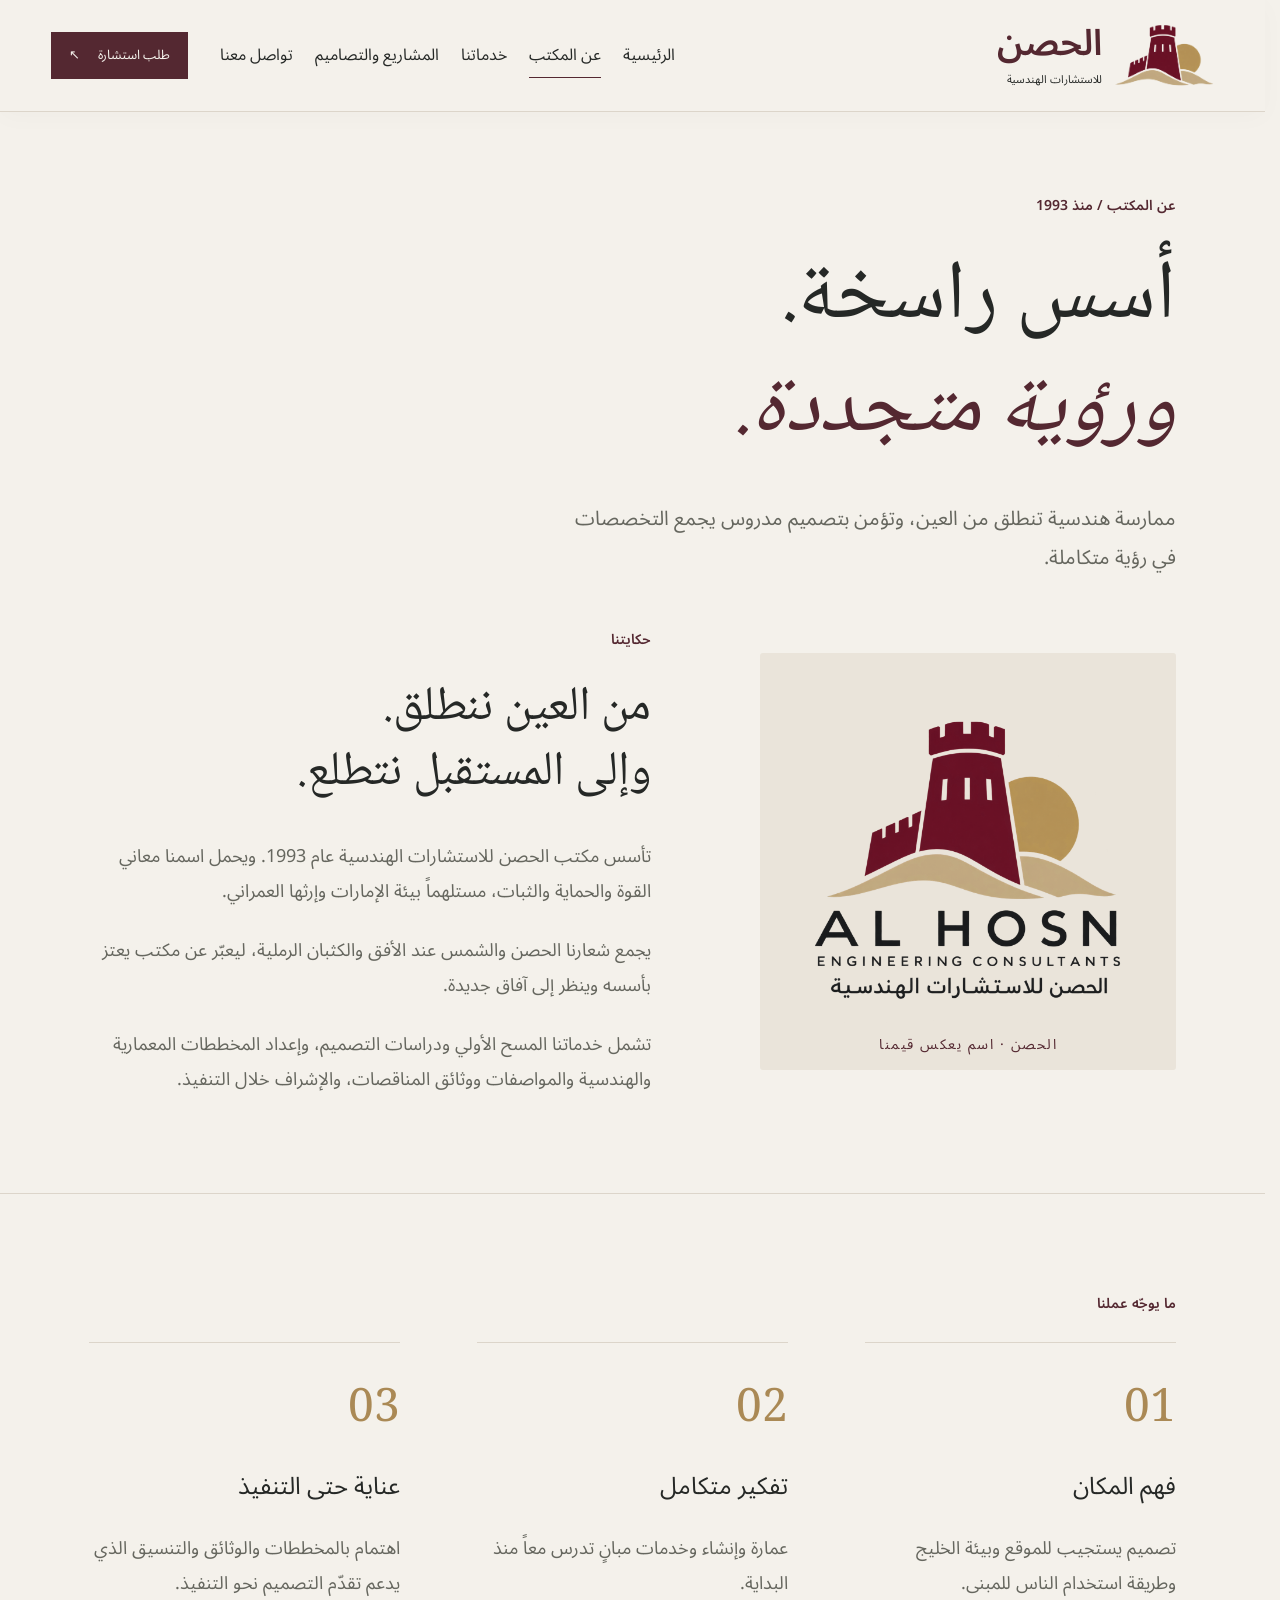
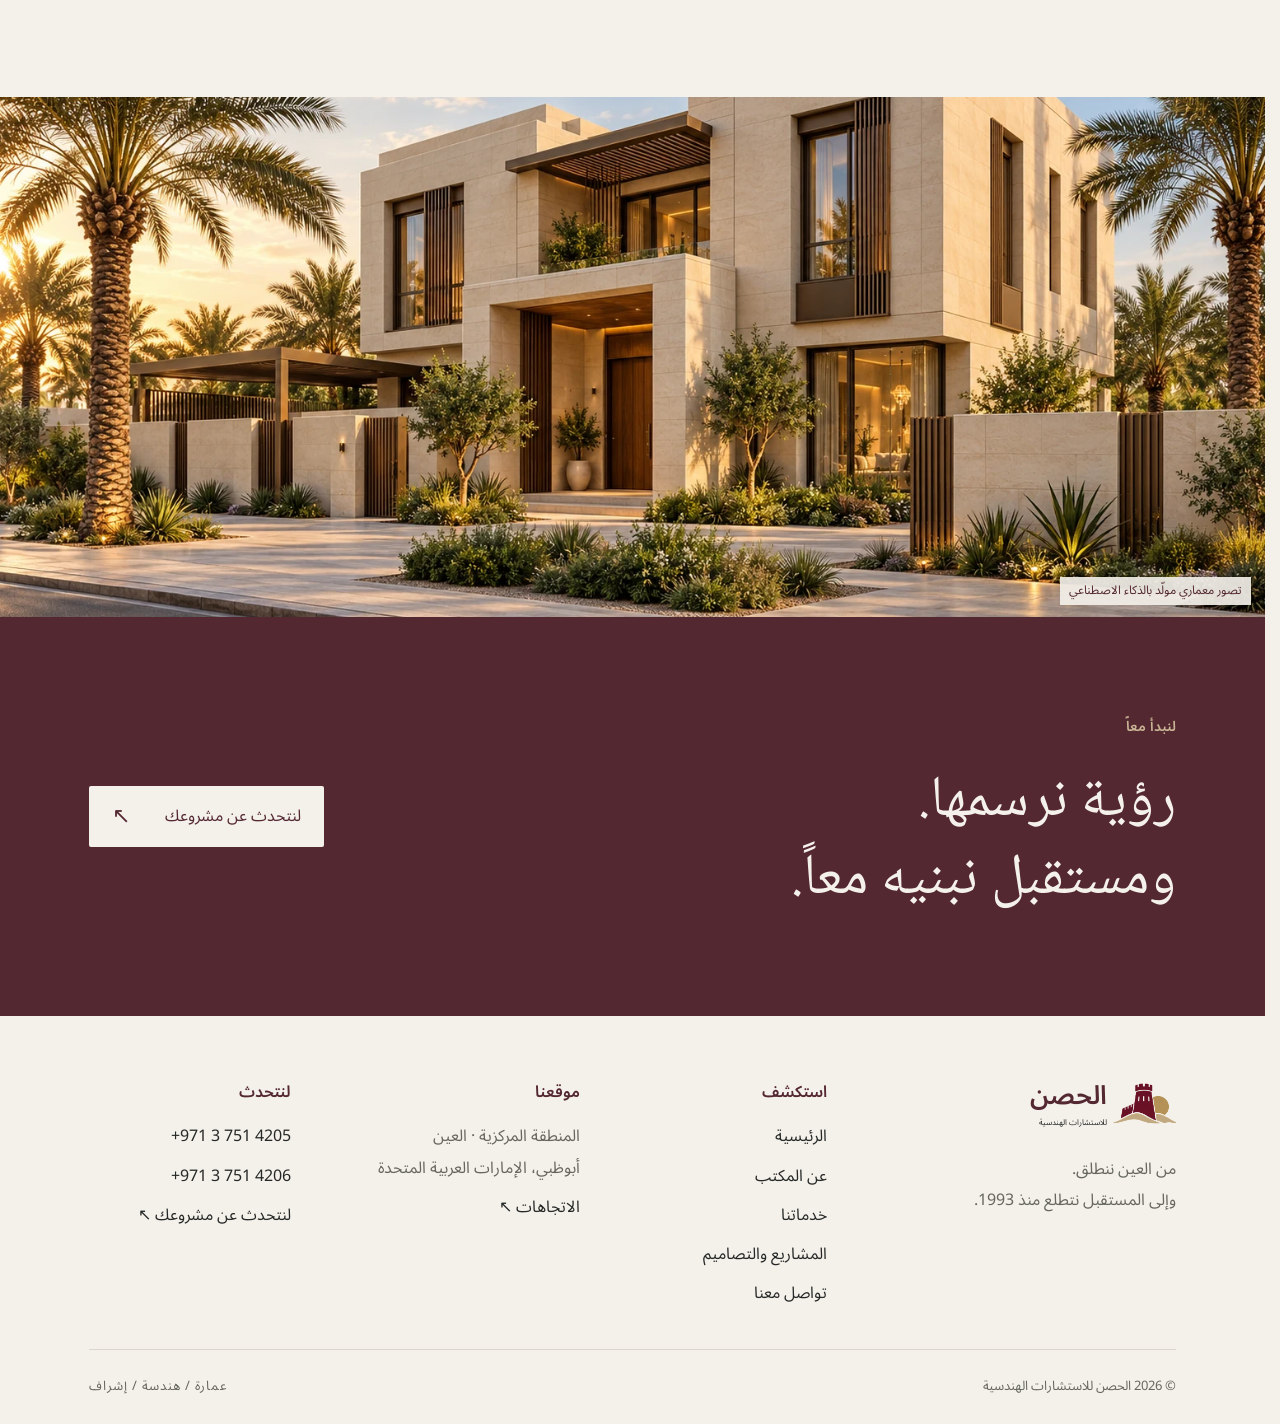
<file: ar/about.html>
<!doctype html><html lang="ar" dir="rtl"><head><meta charset="UTF-8"><meta name="viewport" content="width=device-width,initial-scale=1"><title>الحصن للاستشارات الهندسية</title><meta name="robots" content="noindex"><meta name="arabic-destination" content="../about.html"><link rel="canonical" href="https://originroastery1-crypto.github.io/al-hosn-engineering/about.html"><script src="../assets/arabic-redirect.js"></script><meta http-equiv="refresh" content="0;url=../about.html"></head><body><p><a href="../about.html">الانتقال إلى الموقع العربي للحصن للاستشارات الهندسية</a></p></body></html>
</file>
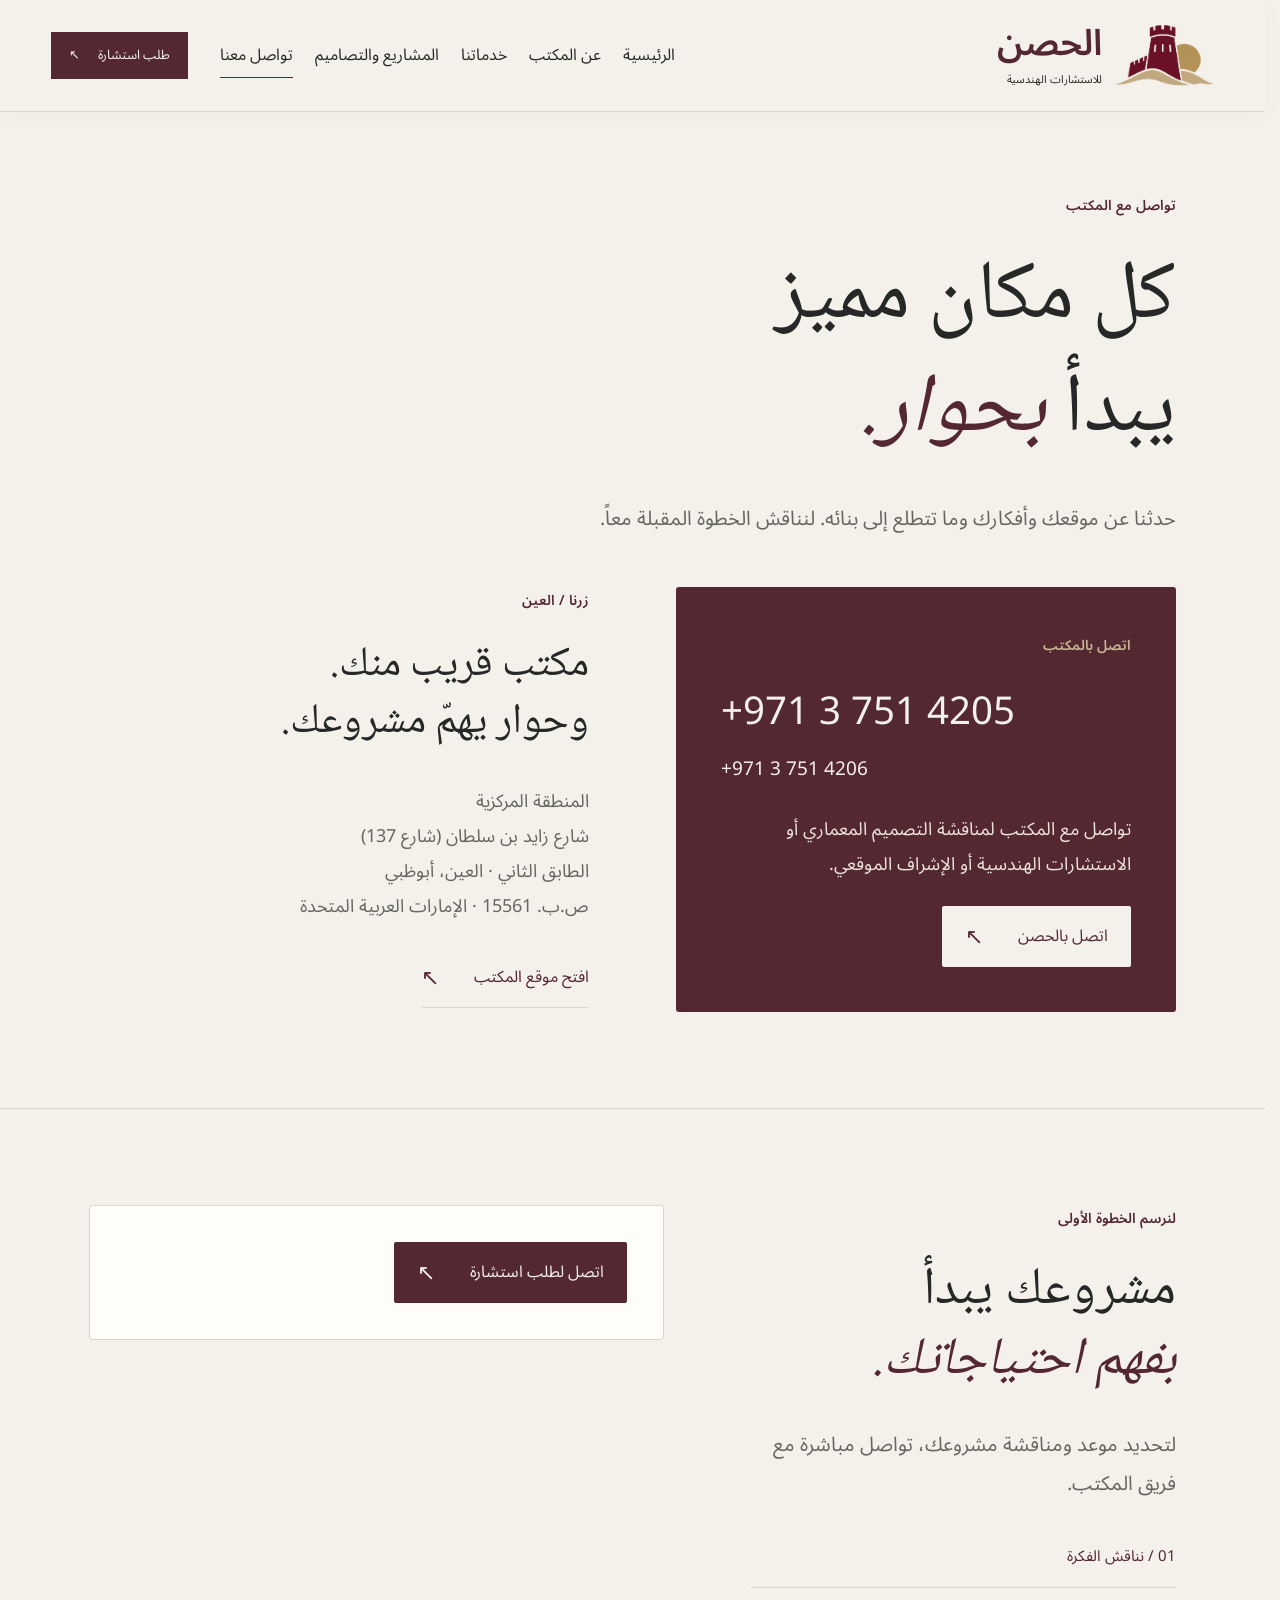
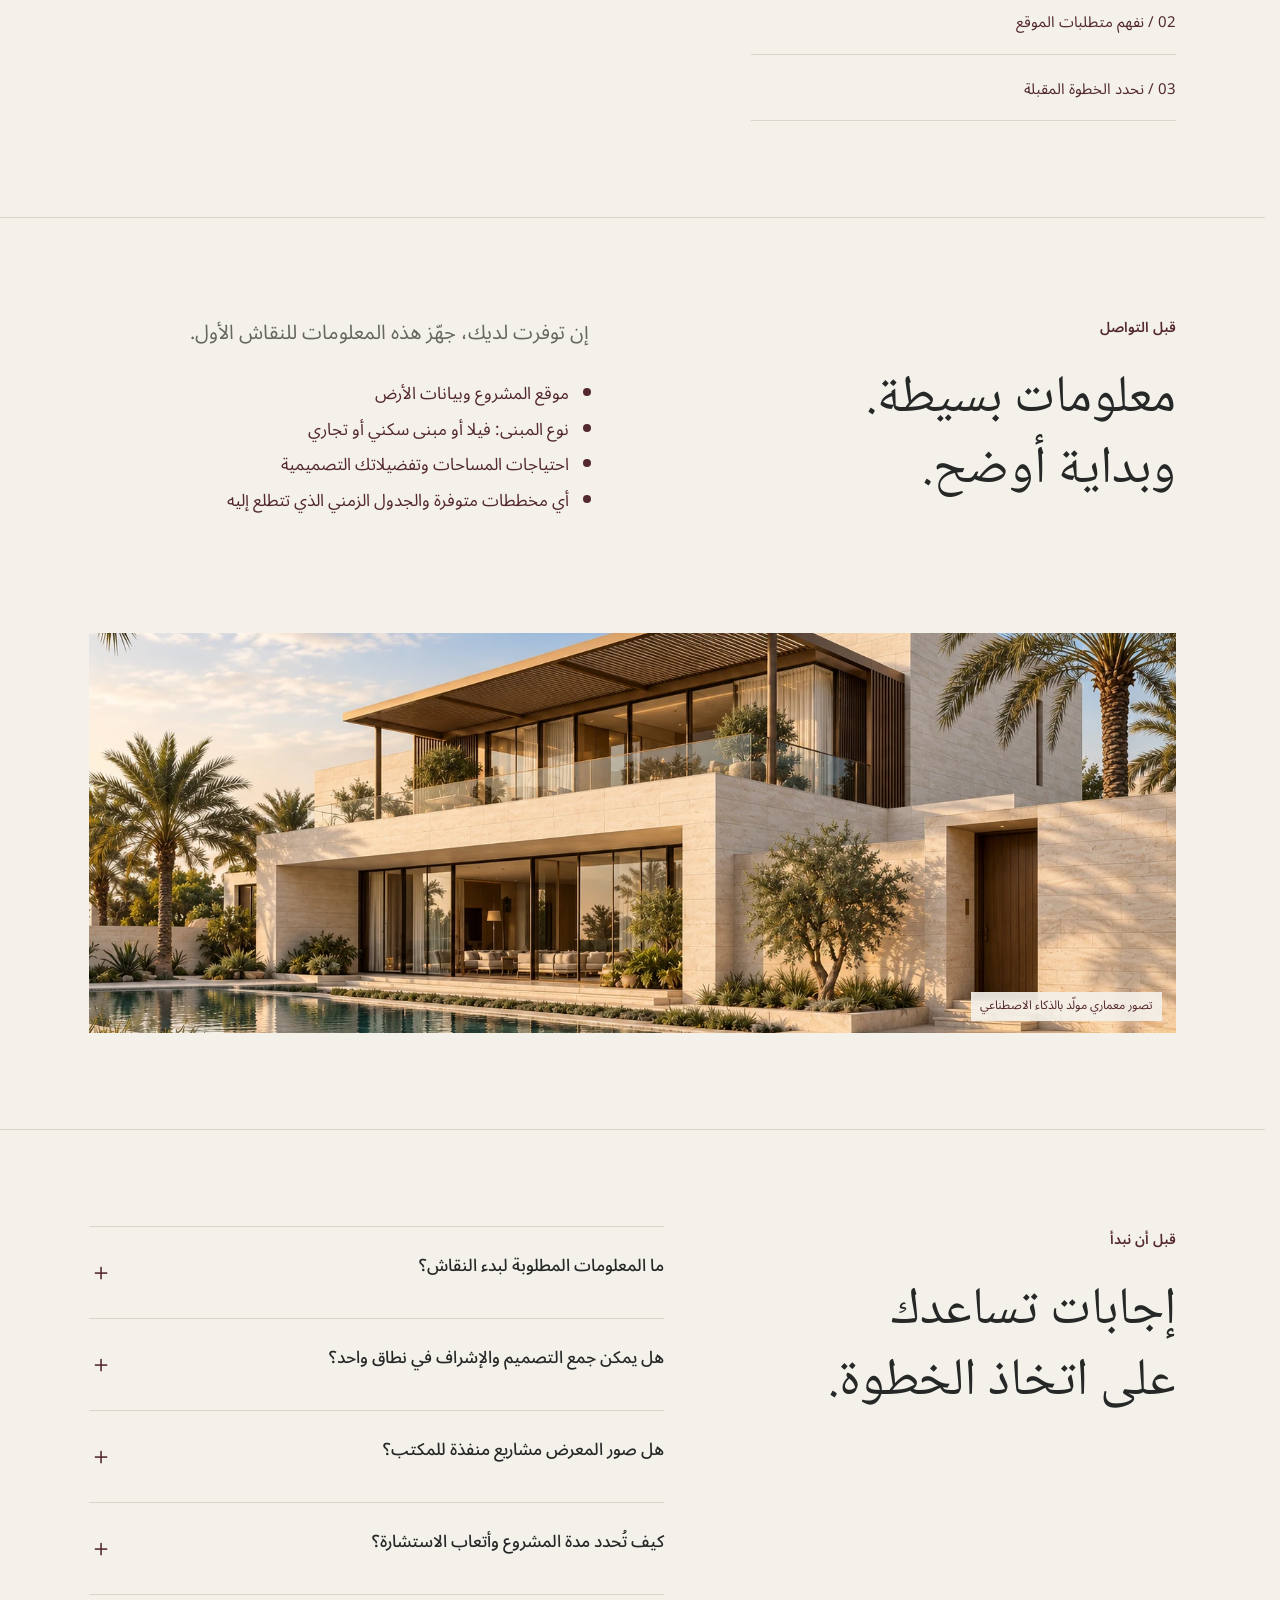
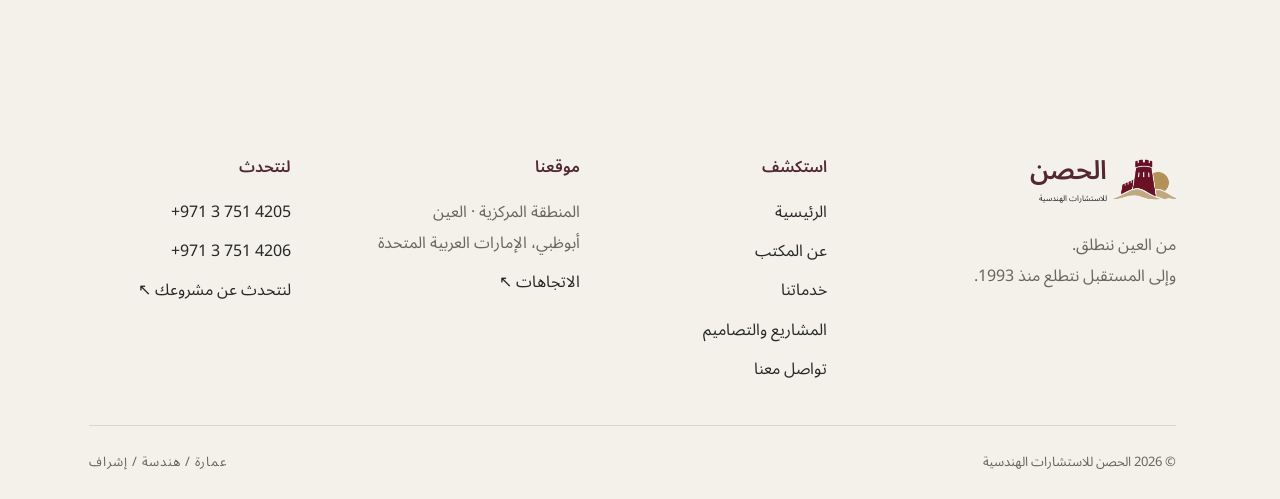
<file: ar/contact.html>
<!doctype html><html lang="ar" dir="rtl"><head><meta charset="UTF-8"><meta name="viewport" content="width=device-width,initial-scale=1"><title>الحصن للاستشارات الهندسية</title><meta name="robots" content="noindex"><meta name="arabic-destination" content="../contact.html"><link rel="canonical" href="https://originroastery1-crypto.github.io/al-hosn-engineering/contact.html"><script src="../assets/arabic-redirect.js"></script><meta http-equiv="refresh" content="0;url=../contact.html"></head><body><p><a href="../contact.html">الانتقال إلى الموقع العربي للحصن للاستشارات الهندسية</a></p></body></html>
</file>
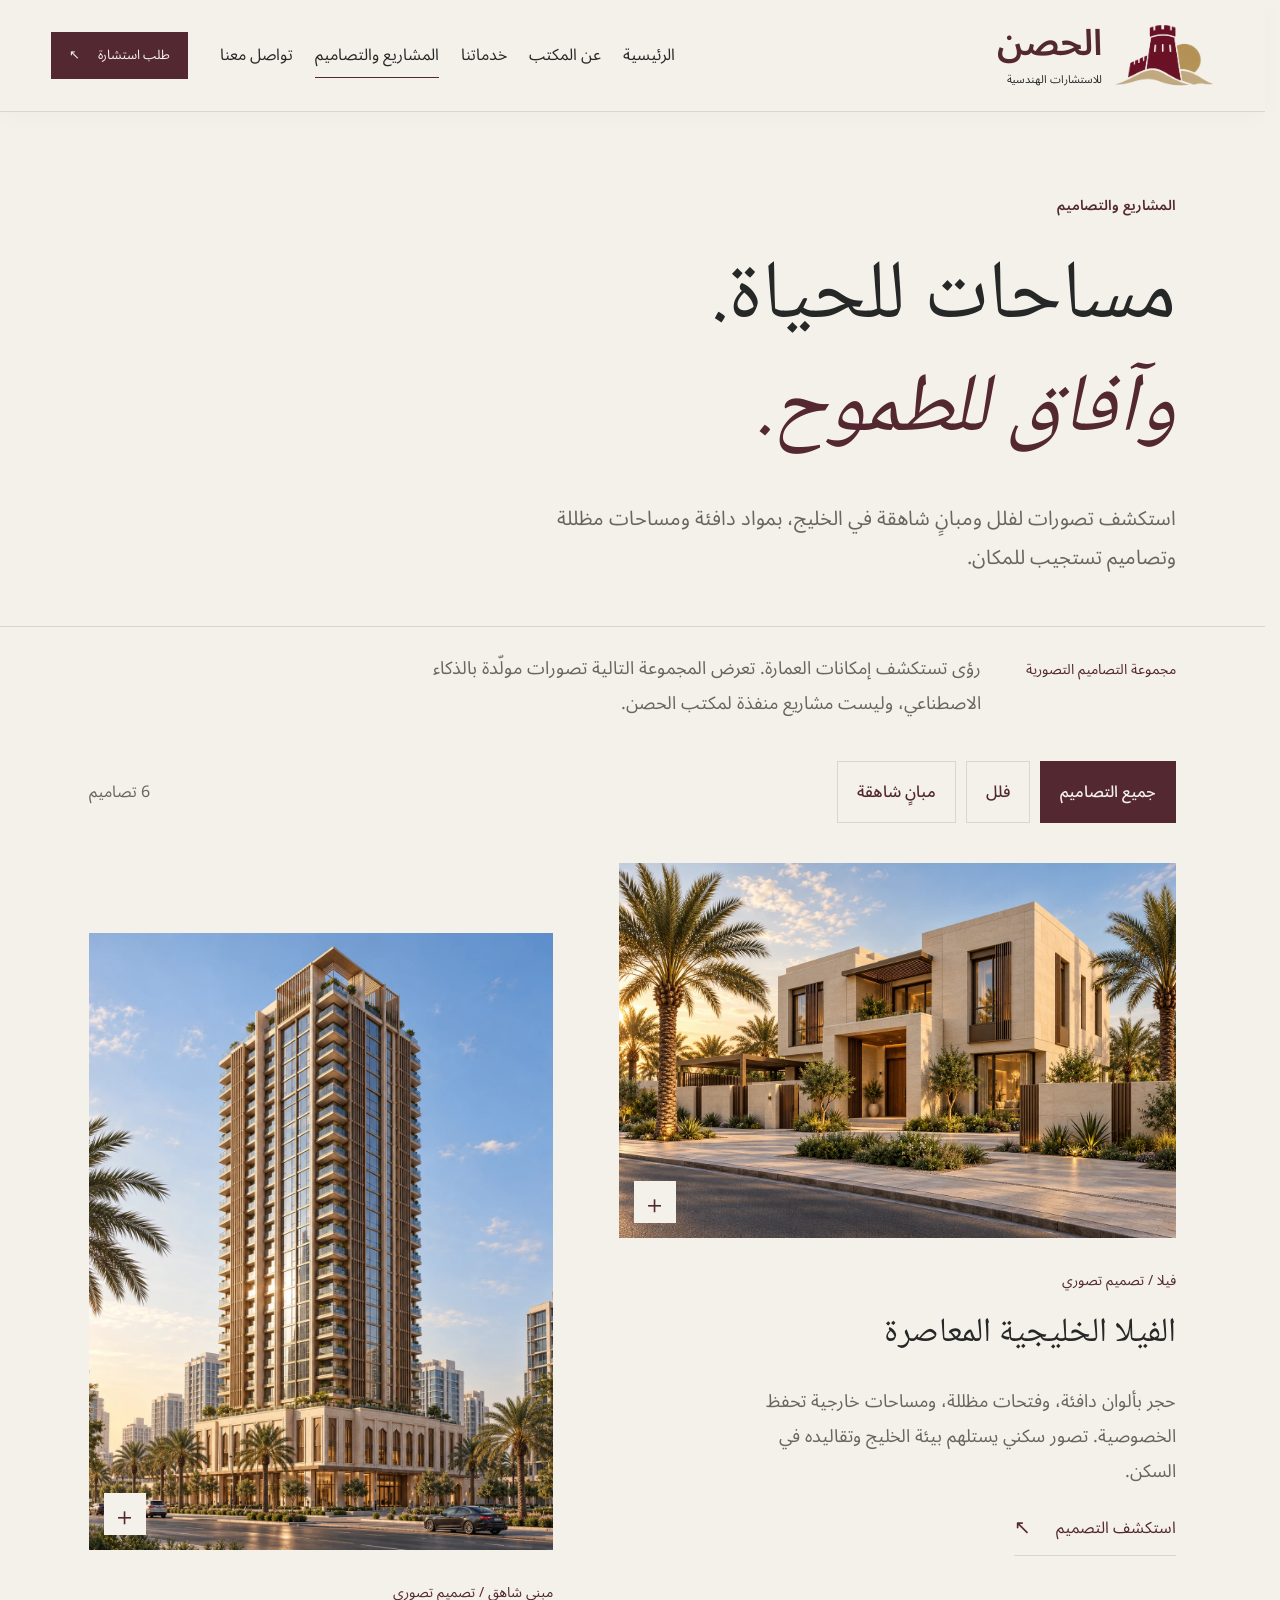
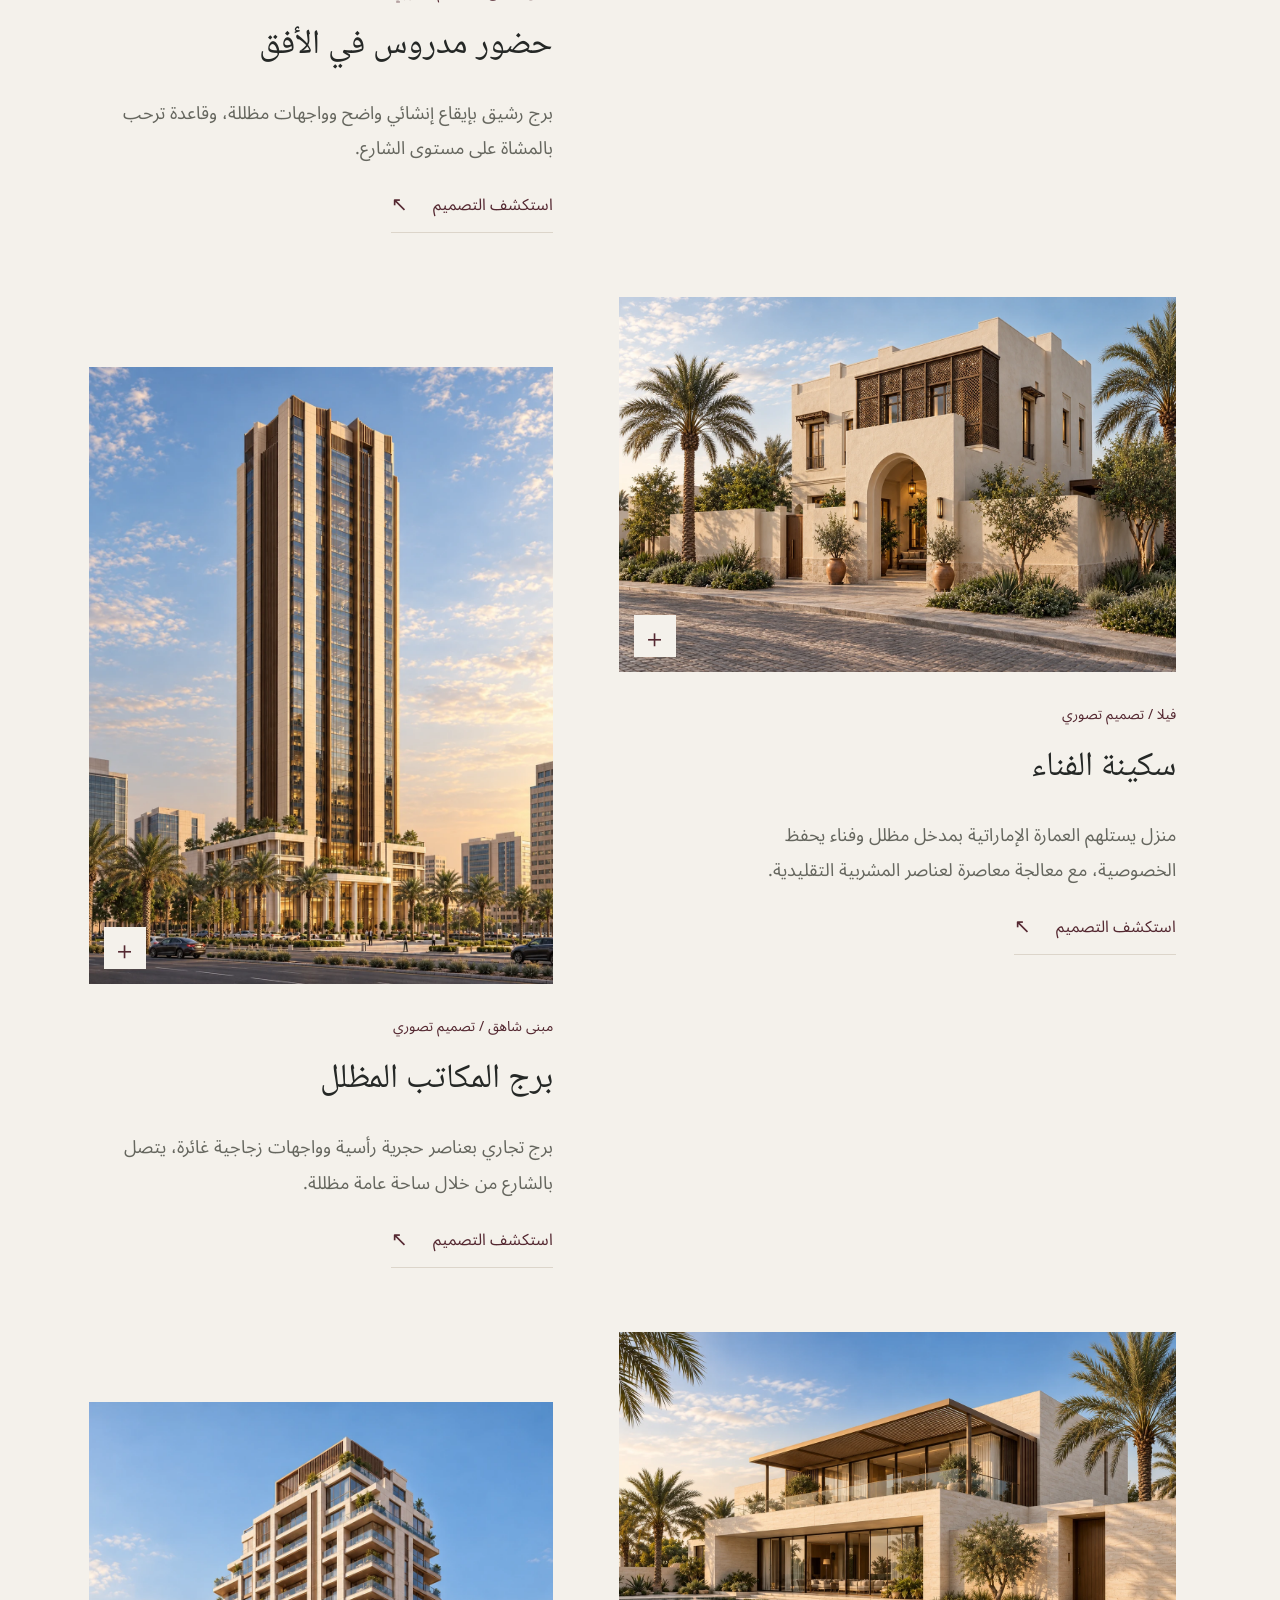
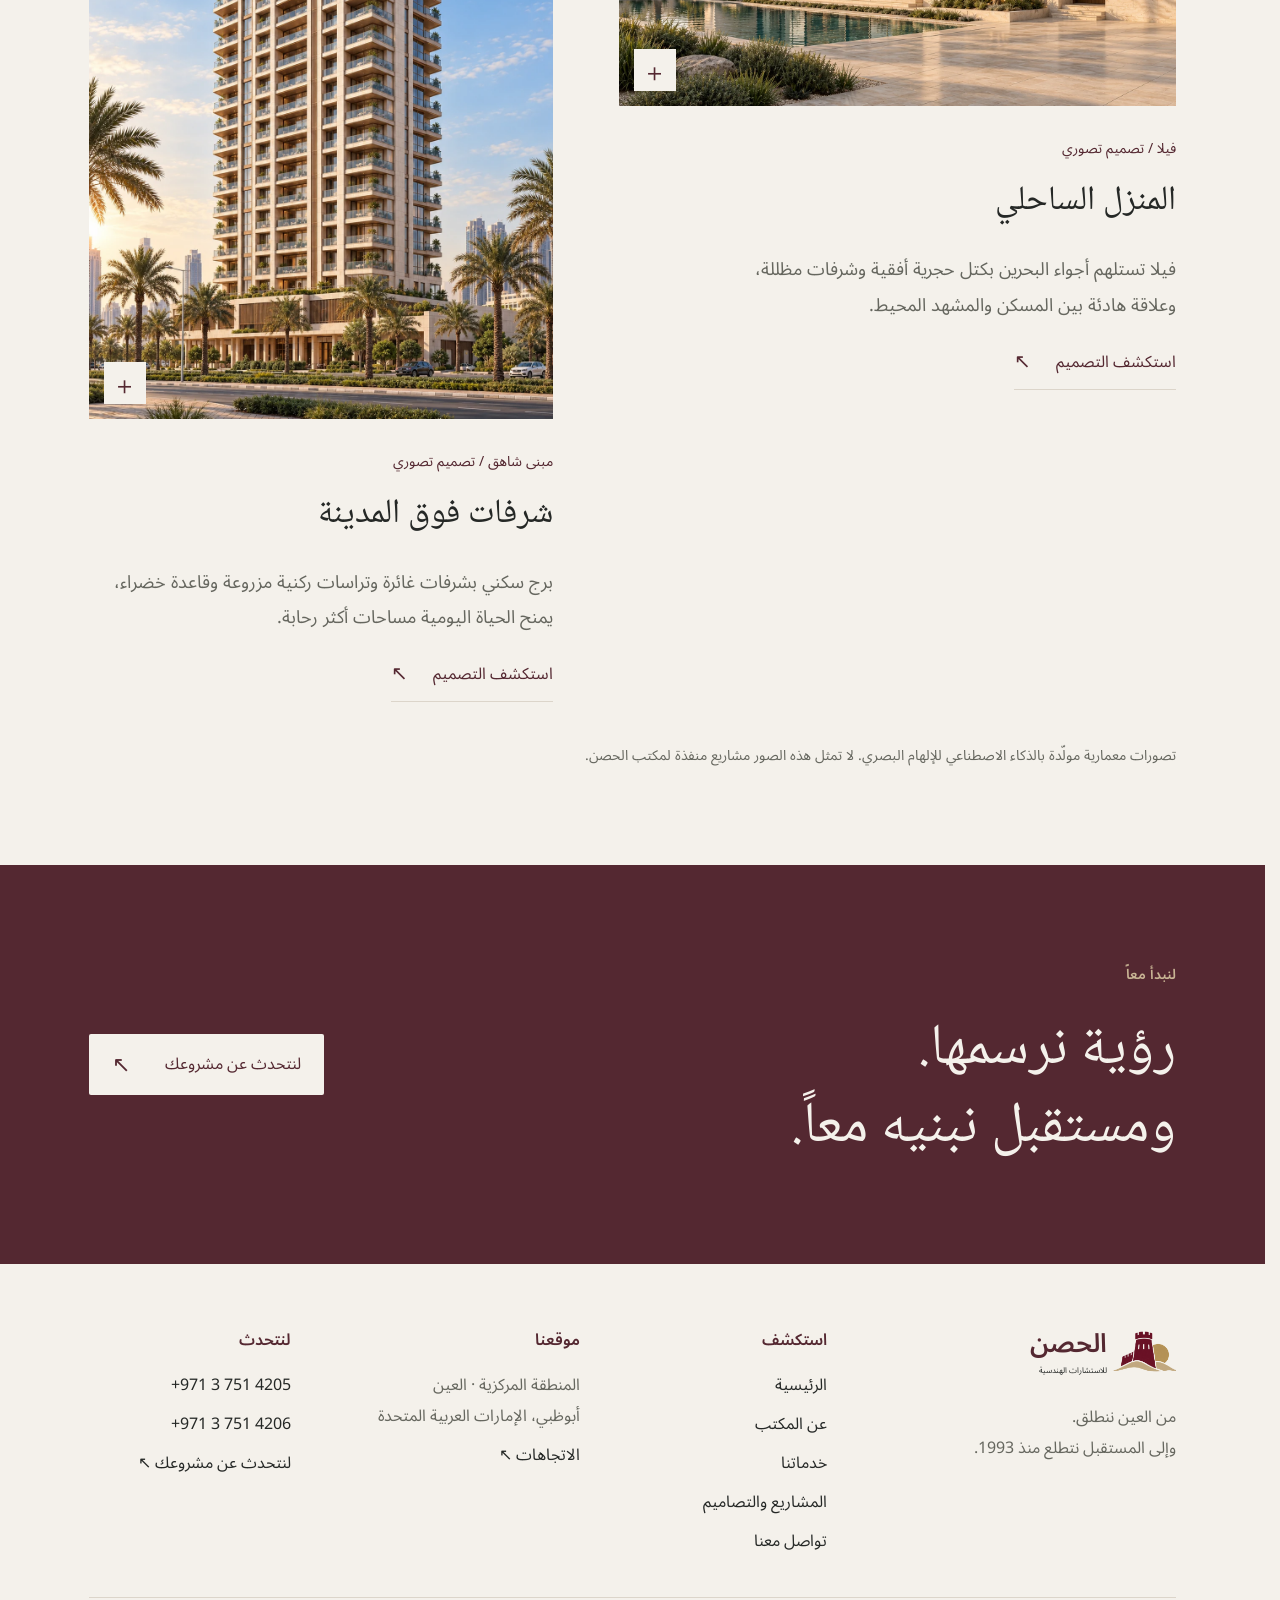
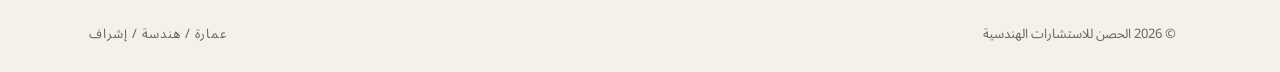
<file: ar/projects.html>
<!doctype html><html lang="ar" dir="rtl"><head><meta charset="UTF-8"><meta name="viewport" content="width=device-width,initial-scale=1"><title>الحصن للاستشارات الهندسية</title><meta name="robots" content="noindex"><meta name="arabic-destination" content="../projects.html"><link rel="canonical" href="https://originroastery1-crypto.github.io/al-hosn-engineering/projects.html"><script src="../assets/arabic-redirect.js"></script><meta http-equiv="refresh" content="0;url=../projects.html"></head><body><p><a href="../projects.html">الانتقال إلى الموقع العربي للحصن للاستشارات الهندسية</a></p></body></html>
</file>
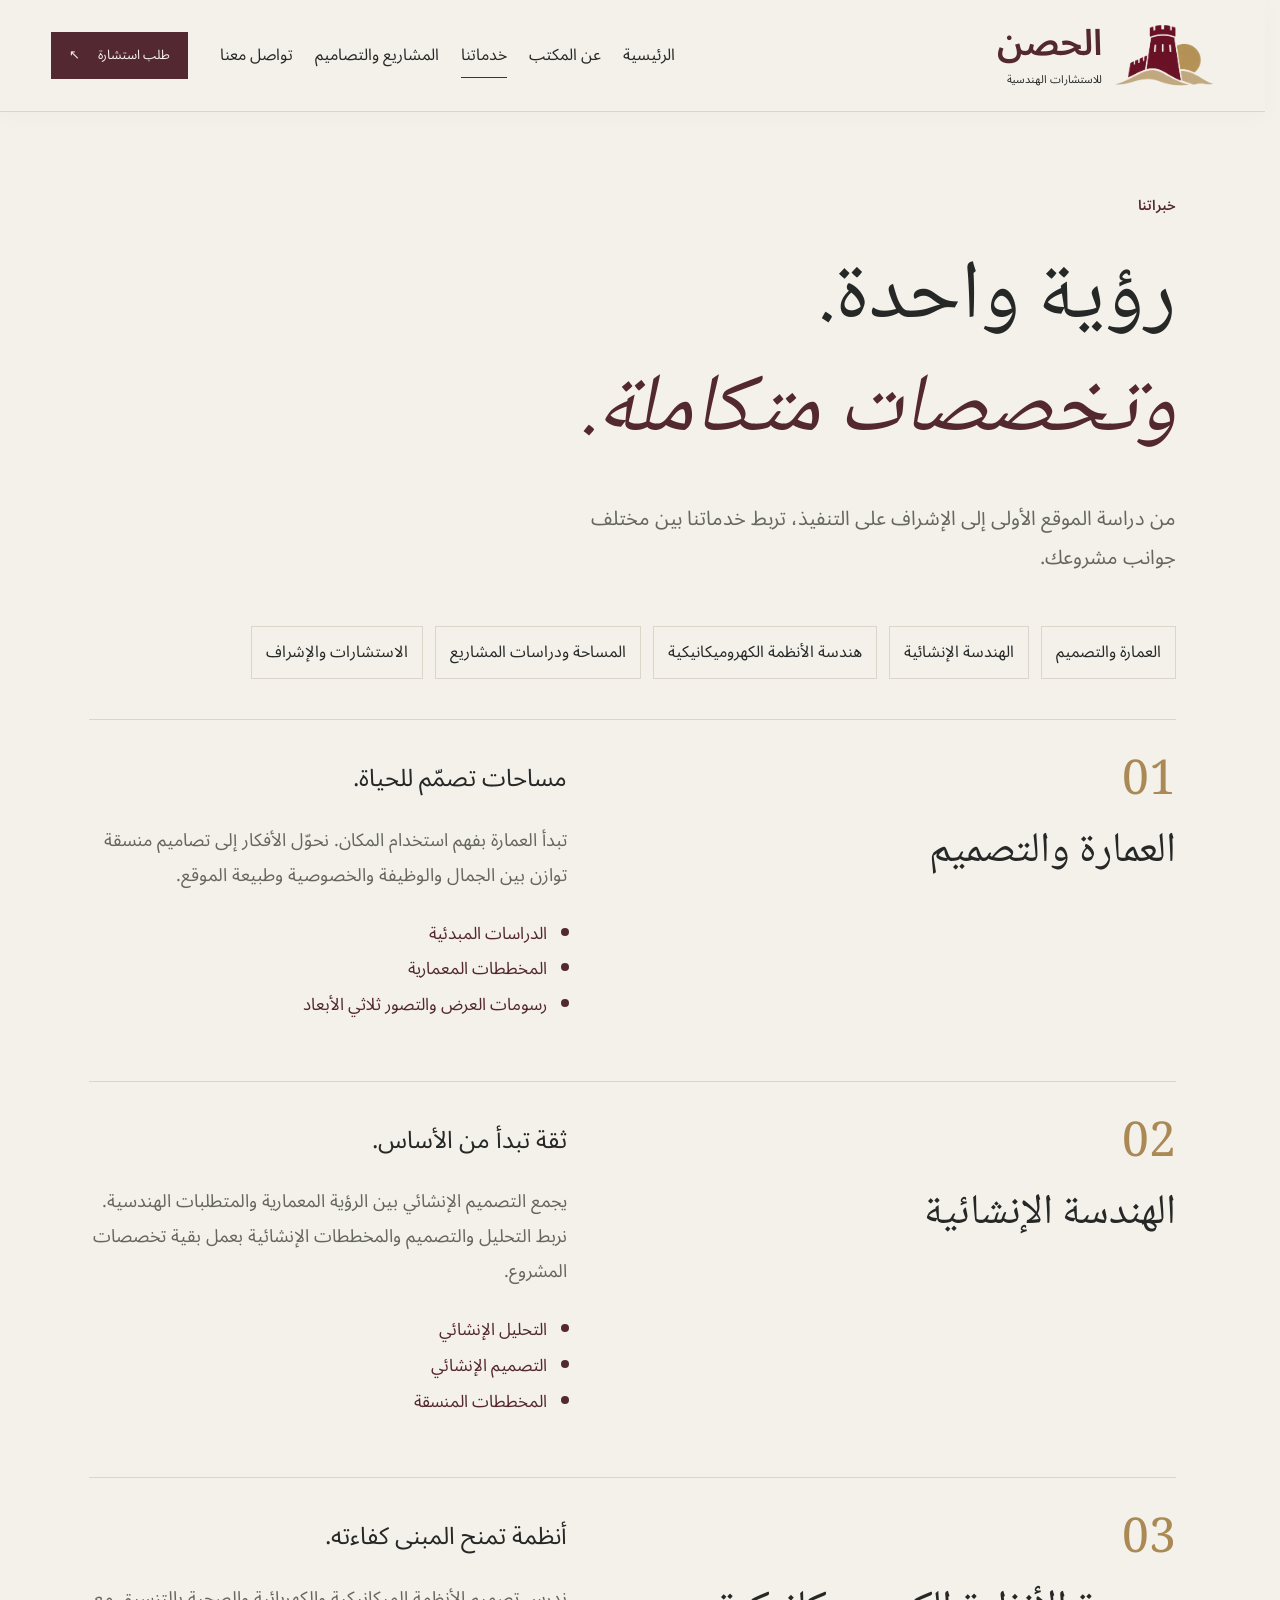
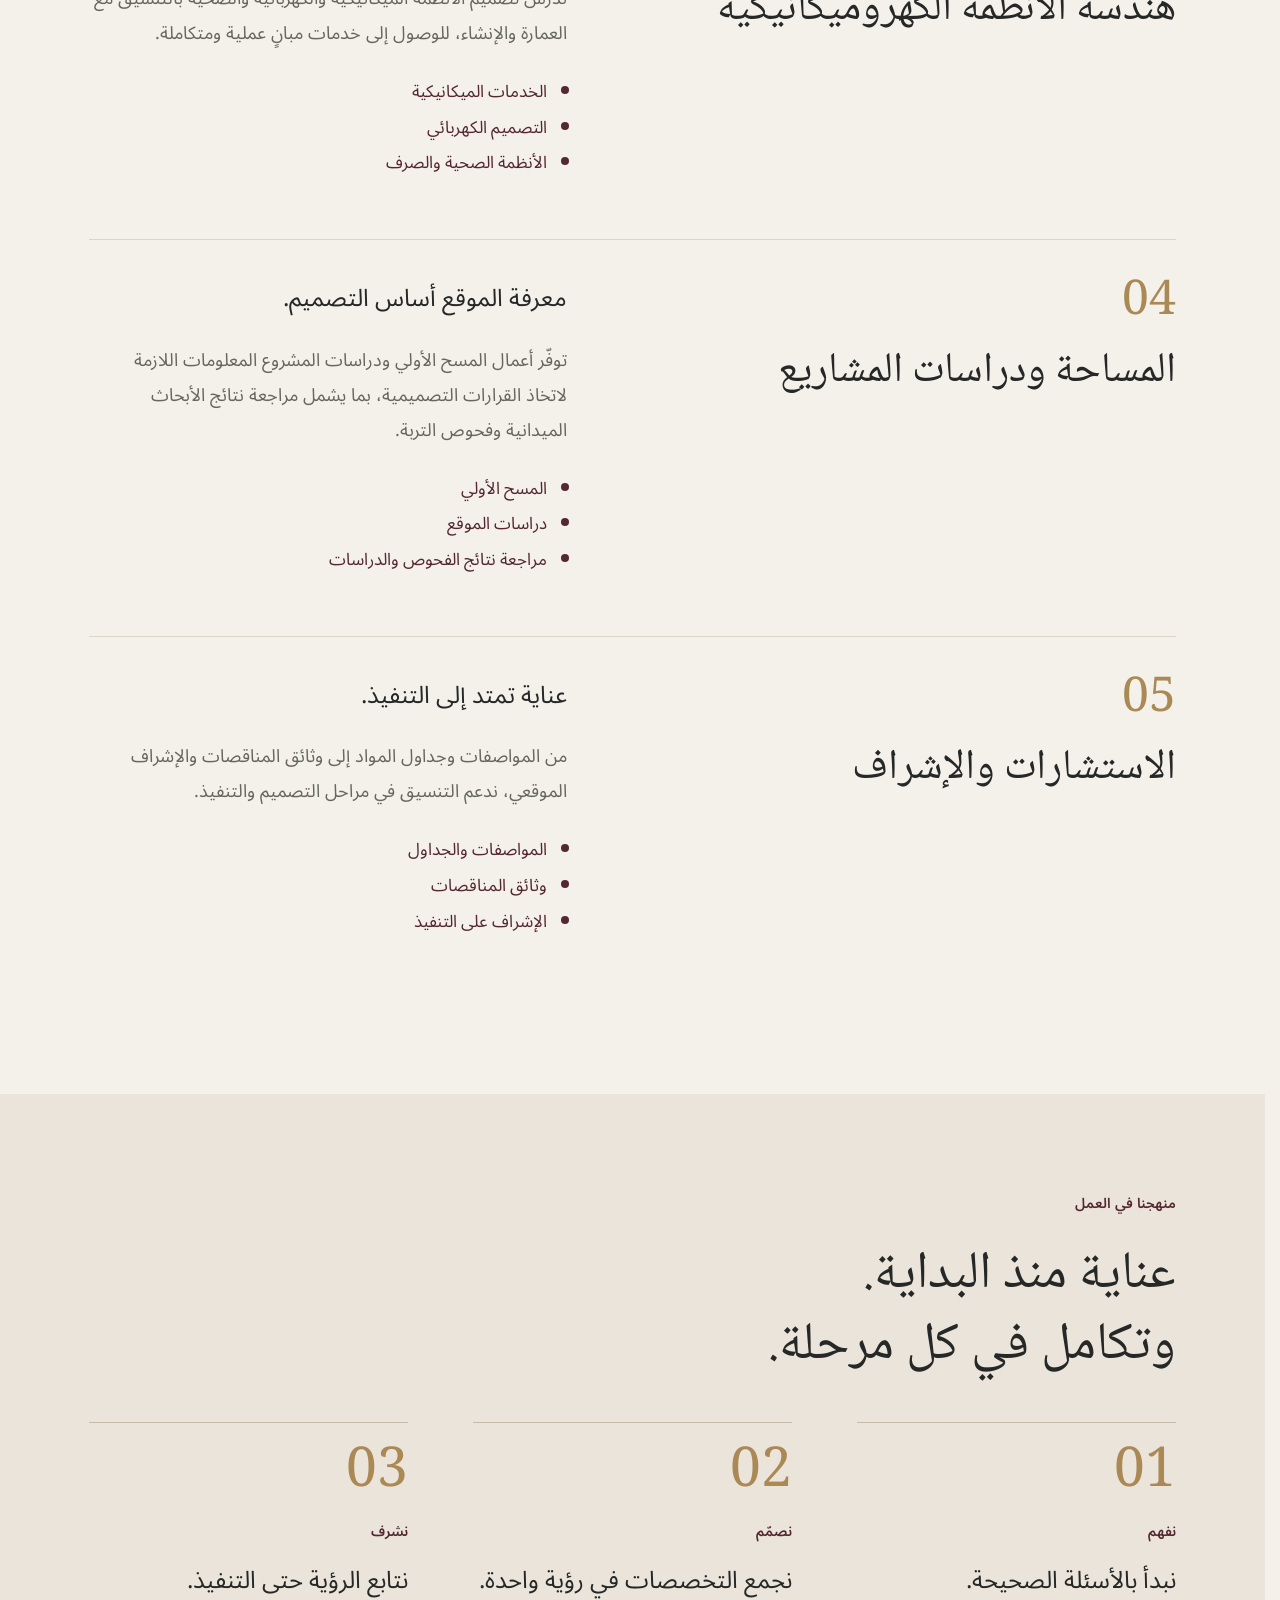
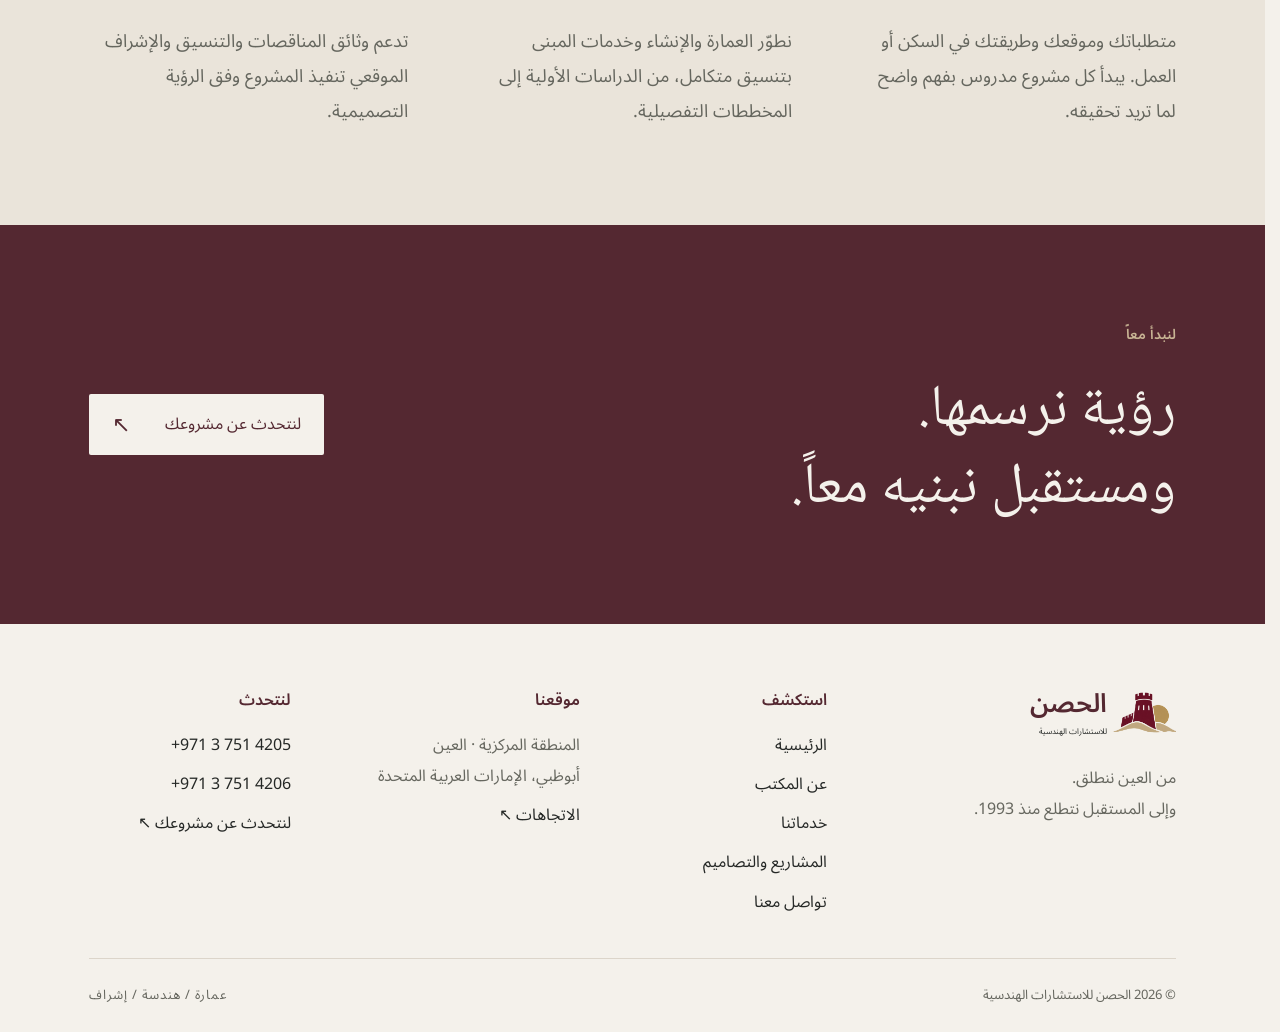
<file: ar/services.html>
<!doctype html><html lang="ar" dir="rtl"><head><meta charset="UTF-8"><meta name="viewport" content="width=device-width,initial-scale=1"><title>الحصن للاستشارات الهندسية</title><meta name="robots" content="noindex"><meta name="arabic-destination" content="../services.html"><link rel="canonical" href="https://originroastery1-crypto.github.io/al-hosn-engineering/services.html"><script src="../assets/arabic-redirect.js"></script><meta http-equiv="refresh" content="0;url=../services.html"></head><body><p><a href="../services.html">الانتقال إلى الموقع العربي للحصن للاستشارات الهندسية</a></p></body></html>
</file>
<file: assets/site.css>
@import url('https://fonts.googleapis.com/css2?family=Cormorant+Garamond:wght@400;500;600&family=DM+Sans:wght@400;500;600;700&family=Noto+Naskh+Arabic:wght@400;500;600&family=Noto+Sans+Arabic:wght@400;500;600;700&display=swap');
:root{--burgundy:#542831;--ivory:#f4f1eb;--sand:#c8b494;--sun:#aa8955;--ink:#252826;--muted:#66675f;--line:#dcd5ca;--display:'Cormorant Garamond',Georgia,serif;--body:'DM Sans',sans-serif}
*{box-sizing:border-box}html{scroll-behavior:smooth;scroll-padding-top:125px}body{margin:0;background:var(--ivory);color:var(--ink);font:400 15px/1.8 var(--body);-webkit-font-smoothing:antialiased}html[dir=rtl]{--display:'Noto Naskh Arabic',serif;--body:'Noto Sans Arabic',sans-serif}a{color:inherit;text-decoration:none}button{font:inherit}a,button{-webkit-tap-highlight-color:transparent}a:focus-visible,button:focus-visible,summary:focus-visible{outline:3px solid var(--sun);outline-offset:5px}img{max-width:100%}figure,p,h1,h2,h3{margin:0}button,a,summary{touch-action:manipulation}button{cursor:pointer}h1,h2,h3{font-weight:400}h1,h2{font-family:var(--display);line-height:1.05;letter-spacing:-1.7px}h1{font-size:clamp(58px,6.5vw,100px)}h2{font-size:clamp(40px,4.1vw,64px)}h3{font-size:23px;line-height:1.4}em{font-weight:400;color:var(--burgundy)}.wrap{padding-inline:7%;max-width:1800px;margin-inline:auto}.eyebrow{font-size:10px;font-weight:600;letter-spacing:2.1px;text-transform:uppercase;color:var(--burgundy);margin-bottom:25px}.lead{font-size:16px;line-height:1.95;color:var(--muted);max-width:620px}.button{display:inline-flex;justify-content:space-between;align-items:center;gap:35px;min-height:50px;padding:14px 22px;font-size:12px;background:var(--burgundy);color:var(--ivory);border:1px solid transparent;transition:background .2s,transform .2s}.button>span{font-size:22px;line-height:1}.button:hover{background:#693541;transform:translateY(-2px)}.button.light{background:var(--ivory);color:var(--burgundy)}.button.light:hover{background:#e8e0d3}.button.outline{border-color:#ffffff75;background:transparent}.button.outline:hover{background:#ffffff15}.button.text-button{background:transparent;border:0;border-bottom:1px solid var(--line);color:var(--burgundy);padding-inline:0}.button.text-button:hover{border-color:var(--burgundy);transform:none}.skip{position:fixed;inset-block-start:-100px;inset-inline-start:15px;z-index:99;background:var(--burgundy);color:white;padding:12px}.skip:focus{inset-block-start:10px}
.site-header{height:112px;display:flex;align-items:center;gap:32px;padding:0 4%;position:relative;z-index:20;background:var(--ivory);border-bottom:1px solid var(--line)}.brand{display:inline-flex;align-items:center;gap:12px;flex-shrink:0}.brand-emblem{position:relative;display:block;width:100px;height:64px;overflow:hidden;flex-shrink:0}.brand-emblem img{position:absolute;width:124px;height:124px;max-width:none;left:-13px;top:-18px}.wordmark b{display:block;font-size:27px;letter-spacing:3px;line-height:1.25;color:var(--burgundy);font-weight:600}.wordmark small{display:block;font-size:8px;letter-spacing:1.55px;line-height:1.5;margin-top:5px}.main-nav{margin-inline-start:auto;display:flex;gap:26px;align-items:center;font-size:12px}.main-nav a{padding:12px 0;position:relative;white-space:nowrap}.main-nav a::after{content:'';position:absolute;bottom:5px;inset-inline-start:0;width:0;height:1px;background:var(--burgundy);transition:width .2s}.main-nav a:hover::after,.main-nav a[aria-current=page]::after{width:100%}.language-switch{font-family:'Noto Sans Arabic',sans-serif;color:var(--burgundy);font-size:12px;border-inline-start:1px solid var(--line);padding:10px 0 10px 22px;min-height:44px}.menu{display:none;border:0;background:none;width:44px;height:44px;padding:10px;color:var(--burgundy)}.menu span{display:block;height:1px;background:currentColor;width:24px;margin:7px 0;transition:transform .2s}.menu[aria-expanded=true] span:first-child{transform:translateY(4px) rotate(45deg)}.menu[aria-expanded=true] span:last-child{transform:translateY(-4px) rotate(-45deg)}
.home-hero{position:relative;min-height:min(770px,calc(100svh - 112px));display:flex;align-items:center;background:var(--sand);color:var(--ivory);isolation:isolate}.hero-image{position:absolute;width:100%;height:100%;object-fit:cover;object-position:center 58%;inset:0;z-index:-3}.hero-shade{position:absolute;inset:0;z-index:-2;background:linear-gradient(90deg,rgba(23,24,21,.75),rgba(23,24,21,.38) 48%,rgba(23,24,21,.08))}.hero-content{width:100%;padding-block:90px 110px}.hero-content .eyebrow{color:#ead8bc;margin-bottom:35px}.hero-content h1{font-size:clamp(65px,7.2vw,112px);line-height:.98;letter-spacing:-1.6px;max-width:900px}.hero-content>p:not(.eyebrow){margin-top:30px;font-size:14px;line-height:1.85;color:#f3eee5}.hero-actions{display:flex;flex-wrap:wrap;gap:15px;margin-top:35px}.hero-caption{position:absolute;inset-inline-end:30px;bottom:22px;font-size:9px;background:#1a1a1860;padding:4px 10px;color:#fff}.hero-scroll{position:absolute;bottom:25px;inset-inline-start:7%;height:40px;width:40px;display:grid;place-items:center;border:1px solid #ffffff60;border-radius:50%}.foundation-strip{padding-block:23px;display:flex;justify-content:space-between;gap:20px;border-bottom:1px solid var(--line);font-size:9px;letter-spacing:1.25px;color:var(--burgundy)}.practice{padding-block:110px;display:grid;grid-template-columns:1fr 2fr;gap:60px}.large-year{display:block;font-family:var(--display);font-size:100px;line-height:1;color:var(--sand);margin-top:35px}.practice .lead{margin-top:30px}.practice .button{margin-top:24px}.selected{padding-block:85px 110px;background:#eae4da}.section-heading{display:flex;justify-content:space-between;align-items:flex-end;gap:35px;margin-bottom:50px}.selected-grid{display:grid;grid-template-columns:1.45fr 1fr;gap:6%;align-items:start}.selected-grid>a:nth-child(2){padding-top:90px}.architecture-image{position:relative;overflow:hidden;background:var(--sand)}.architecture-image img{display:block;width:100%;height:100%;object-fit:cover;transition:transform .6s}.architecture-image figcaption{position:absolute;bottom:12px;inset-inline-start:14px;background:#f4f1ebe8;color:var(--burgundy);padding:4px 9px;font-size:8px;line-height:1.7;max-width:calc(100% - 28px)}a:hover .architecture-image img{transform:scale(1.025)}.selected-grid .architecture-image{height:460px}.selected-grid>a:nth-child(2) .architecture-image{height:500px}.selected-label{display:flex;align-items:center;justify-content:space-between;gap:20px;padding-top:22px}.selected-label small{font-size:9px;letter-spacing:1.5px;color:var(--burgundy)}.selected-label h3{font:400 32px/1.25 var(--display);margin-top:7px}.selected-label>span:last-child{font-size:28px;color:var(--burgundy)}.expertise-preview{padding-block:110px;display:grid;grid-template-columns:1fr 1.1fr;gap:12%}.expertise-preview .lead{margin-top:25px}.expertise-preview .button{margin-top:22px}.expertise-links{border-top:1px solid var(--line)}.expertise-links a{display:flex;align-items:center;gap:20px;padding:26px 0;border-bottom:1px solid var(--line)}.expertise-links a>span:first-child{color:var(--sun);font-size:10px}.expertise-links a>span:last-child{margin-inline-start:auto;color:var(--burgundy);font-size:24px}.expertise-links h3{font-size:18px}.expertise-links a:hover h3{color:var(--burgundy)}.invitation{padding-block:75px;background:var(--burgundy);color:var(--ivory);display:flex;align-items:center;justify-content:space-between;gap:35px}.invitation .eyebrow{color:var(--sand)}.invitation h2{font-size:clamp(44px,4.5vw,68px)}
.page-intro{padding-block:85px 65px}.page-intro h1{max-width:1100px}.page-intro .lead{margin-top:30px}.about-story{padding-block:20px 100px;display:grid;grid-template-columns:1fr 1.35fr;gap:10%;align-items:center}.identity-panel{background:#eae4da;aspect-ratio:1;display:flex;align-items:center;justify-content:center;flex-direction:column;padding:25px}.identity-panel img{width:100%;max-width:390px}.identity-panel>span{font-size:9px;letter-spacing:1.5px;color:var(--burgundy)}.about-story h2{font-size:48px}.about-story p:not(.eyebrow){margin-top:22px;color:var(--muted);font-size:14px;line-height:1.95}.values{padding-block:70px 90px;border-top:1px solid var(--line)}.values-grid{display:grid;grid-template-columns:repeat(3,1fr);gap:7%}.values-grid span{font-family:var(--display);font-size:46px;color:var(--sun)}.values-grid h3{font-size:20px;margin:12px 0}.values-grid p{font-size:14px;color:var(--muted)}.image-band .architecture-image{height:520px}.image-band img{object-position:center 55%}
.service-jump{display:flex;flex-wrap:wrap;gap:12px;padding-bottom:50px}.service-jump a{border:1px solid var(--line);padding:10px 14px;font-size:11px;min-height:44px}.service-jump a:hover{background:var(--burgundy);color:var(--ivory)}.service-collection{padding-bottom:80px}.service-detail{display:grid;grid-template-columns:1fr 1fr;gap:12%;padding-block:52px;border-top:1px solid var(--line);scroll-margin-top:20px}.service-number{display:block;font:400 48px/1 var(--display);color:var(--sun);margin-bottom:20px}.service-detail h2{font-size:42px;line-height:1.15}.service-detail h3{font-size:19px;margin-bottom:20px}.service-detail p{color:var(--muted);font-size:14px;line-height:1.95}.service-detail ul,.brief ul{padding-inline-start:20px;color:var(--burgundy);font-size:12px;line-height:2.2;margin-top:20px}.process{background:#eae4da;padding-block:85px}.steps{display:grid;grid-template-columns:repeat(3,1fr);gap:6%;margin-top:50px}.steps article{border-top:1px solid #c6baaa;padding-top:24px}.step-number{font:400 55px/1 var(--display);color:var(--sun)}.steps .eyebrow{margin-top:18px;margin-bottom:14px}.steps h3{font-size:20px;margin-bottom:15px}.steps article>p:last-child{font-size:13px;color:var(--muted);line-height:1.95}
.concept-intro{display:flex;gap:45px;align-items:start;padding-block:20px 35px;border-top:1px solid var(--line)}.concept-intro>span{font-size:10px;letter-spacing:1px;color:var(--burgundy);white-space:nowrap;padding-top:5px}.concept-intro p{font-size:12px;color:var(--muted);max-width:620px}.designs{padding-block:15px 100px}.design-grid{display:grid;grid-template-columns:1.2fr 1fr;gap:70px 6%;align-items:start}.design-card{margin:0;min-width:0}.design-card:nth-child(even){padding-top:70px}.design-card>a{display:block;position:relative;background:var(--sand);overflow:hidden}.design-card img{display:block;width:100%;height:auto;transition:transform .5s}.design-card>a:hover img{transform:scale(1.025)}.image-open{position:absolute;bottom:15px;inset-inline-end:15px;width:42px;height:42px;display:grid;place-items:center;background:var(--ivory);color:var(--burgundy);font-size:25px}.design-card figcaption{padding-top:22px}.design-type{font-size:9px;letter-spacing:1.3px;color:var(--burgundy)}.design-card h3{font:400 34px/1.2 var(--display);margin-block:10px 14px}.design-card p{font-size:13px;line-height:1.95;color:var(--muted);max-width:440px}.view-concept{display:inline-flex;gap:25px;align-items:center;font-size:11px;border-bottom:1px solid var(--line);padding-bottom:7px;margin-top:20px;color:var(--burgundy)}.view-concept>span{font-size:20px}.design-note{margin-top:55px;max-width:650px;font-size:11px;color:var(--muted)}.design-viewer h2{font-family:var(--body)}.swipe-hint{font-size:10px;color:var(--muted);margin-top:15px;text-align:center}
.contact-grid{display:grid;grid-template-columns:1fr 1fr;gap:8%;padding-block:10px 90px}.contact-card{background:var(--burgundy);color:var(--ivory);padding:45px;align-self:start}.contact-card .eyebrow{color:var(--sand)}.phone-main{display:block;font-size:clamp(24px,3vw,43px);line-height:1.5;white-space:nowrap;text-align:start}.phone-second{display:block;font-size:19px;margin-top:10px;text-align:start}.contact-card>p:not(.eyebrow){font-size:13px;max-width:360px;margin-top:25px;color:#eee3d9}.contact-card .button{margin-top:30px}.visit-card{padding-top:15px}.visit-card h2{font-size:42px}.visit-card address{font-style:normal;font-size:14px;color:var(--muted);margin-block:30px 15px;line-height:2}.brief{display:grid;grid-template-columns:1fr 1fr;gap:8%;border-top:1px solid var(--line);padding-block:70px}.contact-image{padding-bottom:90px}.contact-image .architecture-image{height:400px}
.site-footer{display:grid;grid-template-columns:1.4fr .9fr 1.1fr 1fr;gap:6%;padding-block:65px 25px}.site-footer .brand{gap:5px}.site-footer .brand-emblem{width:64px;height:43px}.site-footer .brand-emblem img{width:82px;height:82px;left:-9px;top:-12px}.site-footer .wordmark b{font-size:20px}.site-footer .wordmark small{font-size:6px;letter-spacing:1px}.site-footer>div>p{font-size:12px;color:var(--muted);line-height:1.95;margin-top:20px}.site-footer h2{font:600 10px/1.5 var(--body);letter-spacing:1.7px;color:var(--burgundy);margin:12px 0 25px}.site-footer>div>a:not(.brand){display:block;font-size:12px;line-height:1.8;margin-block:8px;width:fit-content;min-height:30px}.site-footer a:hover{color:var(--burgundy)}.site-footer>div>a[dir=ltr]{font-size:13px}.footer-bottom{grid-column:1/-1;border-top:1px solid var(--line);margin-top:25px;padding-top:20px;display:flex;justify-content:space-between;gap:20px;font-size:9px;color:var(--muted)}.footer-bottom>span:last-child{font-size:8px;letter-spacing:1px}
html[dir=rtl] h1,html[dir=rtl] h2{letter-spacing:0;line-height:1.35}html[dir=rtl] .eyebrow,html[dir=rtl] small,html[dir=rtl] .design-type,html[dir=rtl] .foundation-strip,html[dir=rtl] .concept-intro>span{letter-spacing:0}html[dir=rtl] .wordmark b{font-size:36px;letter-spacing:0;font-weight:600}html[dir=rtl] .wordmark small{font-size:11px;letter-spacing:0}html[dir=rtl] .main-nav{font-size:12px;gap:23px}html[dir=rtl] .language-switch{padding:10px 22px 10px 0}html[dir=rtl] .hero-shade{background:linear-gradient(270deg,rgba(23,24,21,.77),rgba(23,24,21,.38) 48%,rgba(23,24,21,.08))}html[dir=rtl] .hero-content h1{font-size:clamp(60px,6.3vw,96px);line-height:1.3}html[dir=rtl] .hero-content .eyebrow{margin-bottom:18px}html[dir=rtl] .hero-content>p:not(.eyebrow){margin-top:18px}html[dir=rtl] .hero-actions{margin-top:28px}html[dir=rtl] .selected-label h3,html[dir=rtl] .design-card h3{line-height:1.5}html[dir=rtl] .site-footer .wordmark b{font-size:26px}html[dir=rtl] .site-footer .wordmark small{font-size:8px}html[dir=rtl] .site-footer h2{letter-spacing:0}
@media(min-width:1800px){.site-header{padding-inline:max(4%,calc((100% - 1660px)/2))}}@media(max-width:1150px){.site-header{gap:20px}.main-nav{gap:16px;font-size:11px}.brand-emblem{width:85px}.wordmark b{font-size:24px}.wordmark small{font-size:7px}.language-switch{padding-inline-start:14px}.site-footer{column-gap:4%}.selected-grid .architecture-image{height:370px}.selected-grid>a:nth-child(2) .architecture-image{height:440px}html[dir=rtl] .main-nav{gap:14px;font-size:11px}}
@media(max-width:1000px){.site-header{height:96px;padding-inline:5%;gap:16px}.main-nav{display:none;position:absolute;inset-inline:0;top:100%;margin:0;padding:20px 7% 30px;background:var(--ivory);border-bottom:1px solid var(--line);box-shadow:0 15px 20px #2528260a}.main-nav.open{display:flex;flex-direction:column;align-items:stretch;gap:0;font-size:15px}.main-nav a{padding-block:12px;min-height:48px}.main-nav a::after{display:none}.main-nav a[aria-current=page]{color:var(--burgundy);font-weight:700}.language-switch{margin-inline-start:auto}.menu{display:block}.home-hero{min-height:650px}.hero-content h1{font-size:80px}.practice{gap:35px;grid-template-columns:1fr 2fr}.expertise-preview{gap:7%}.site-footer{grid-template-columns:1.2fr 1fr;gap:35px 8%}.about-story{gap:6%}.about-story h2{font-size:40px}.contact-card{padding:30px}html[dir=rtl] .main-nav.open{font-size:14px;gap:0}}
@media(max-width:700px){html{scroll-padding-top:25px}.wrap{padding-inline:6%}.site-header{height:94px;gap:10px;padding-inline:5%}.brand{gap:8px}.brand-emblem{width:72px;height:46px}.brand-emblem img{width:88px;height:88px;left:-9px;top:-13px}.wordmark b{font-size:20px;letter-spacing:2px}.wordmark small{font-size:6px;letter-spacing:1px}.language-switch{font-size:11px;padding:10px 0 10px 12px}.menu{flex-shrink:0;width:40px;padding:8px}.eyebrow{font-size:9px;letter-spacing:1.5px;margin-bottom:20px}h1{font-size:58px;letter-spacing:-1px}h2{font-size:42px;letter-spacing:-.8px}.lead{font-size:14px;line-height:1.95}.home-hero{min-height:680px;min-height:calc(90svh - 94px);align-items:flex-end}.hero-image{object-position:56% center}.hero-shade{background:linear-gradient(0deg,rgba(23,24,21,.84),rgba(23,24,21,.2) 85%)}.hero-content{padding-block:80px 100px}.hero-content h1{font-size:60px;line-height:1}.hero-content .eyebrow{margin-bottom:25px}.hero-content>p:not(.eyebrow){font-size:12px;margin-top:24px}.hero-actions{gap:10px;margin-top:25px}.button{gap:20px;padding:12px 16px;font-size:11px}.hero-actions .button{min-height:48px}.hero-caption{bottom:14px;inset-inline-end:12px;font-size:7px;max-width:65%}.hero-scroll{bottom:15px;inset-inline-start:6%;width:34px;height:34px}.foundation-strip{gap:10px;padding-block:18px;font-size:8px;flex-wrap:wrap}.foundation-strip>span:first-child{width:100%}.practice{padding-block:65px;grid-template-columns:1fr;gap:25px}.practice>div:first-child{display:flex;align-items:center;justify-content:space-between}.practice .eyebrow{margin-bottom:0}.large-year{font-size:60px;margin-top:0}.practice .lead{margin-top:22px}.selected{padding-block:60px}.section-heading{display:block;margin-bottom:32px}.section-heading .button{margin-top:18px}.selected-grid{grid-template-columns:1fr;gap:40px}.selected-grid>a:nth-child(2){padding-top:0}.selected-grid .architecture-image{height:auto;aspect-ratio:1.2}.selected-grid>a:nth-child(2) .architecture-image{height:410px}.selected-label{padding-top:15px}.selected-label h3{font-size:30px}.expertise-preview{padding-block:65px;grid-template-columns:1fr;gap:35px}.expertise-links a{padding-block:20px;gap:14px}.expertise-links h3{font-size:16px}.invitation{padding-block:55px;display:block}.invitation h2{font-size:45px}.invitation .button{margin-top:28px}.page-intro{padding-block:55px 40px}.page-intro .lead{margin-top:20px}.about-story{padding-block:5px 55px;grid-template-columns:1fr;gap:35px}.identity-panel{aspect-ratio:auto;min-height:280px;padding:10px 25px 30px}.identity-panel img{max-width:280px}.about-story h2{font-size:39px}.about-story p:not(.eyebrow){font-size:13px}.values{padding-block:45px 55px}.values-grid{grid-template-columns:1fr;gap:30px}.values-grid article{padding-bottom:20px;border-bottom:1px solid var(--line)}.values-grid h3{margin-top:6px}.values-grid p{font-size:13px}.image-band .architecture-image{height:330px}.service-jump{padding-bottom:30px;gap:8px}.service-jump a{font-size:10px;padding:9px 11px}.service-collection{padding-bottom:45px}.service-detail{grid-template-columns:1fr;gap:25px;padding-block:35px}.service-detail h2{font-size:35px}.service-number{font-size:40px;margin-bottom:13px}.service-detail h3{font-size:18px}.service-detail p{font-size:13px}.service-detail ul{font-size:11px}.process{padding-block:55px}.steps{grid-template-columns:1fr;gap:30px;margin-top:35px}.steps h3{font-size:19px}.concept-intro{display:block;padding-block:20px 25px}.concept-intro p{margin-top:12px;font-size:11px}.concept-intro>span{white-space:normal;font-size:9px}.designs{padding-block:10px 60px}.design-grid{grid-template-columns:1fr;gap:42px}.design-card:nth-child(even){padding-top:0}.design-card h3{font-size:31px}.design-card p{font-size:12px}.design-note{margin-top:35px}.gallery-toolbar{margin-bottom:25px}.contact-grid{grid-template-columns:1fr;gap:40px;padding-bottom:55px}.contact-card{padding:28px}.phone-main{font-size:29px}.phone-second{font-size:18px}.visit-card h2{font-size:38px}.visit-card address{font-size:13px}.brief{grid-template-columns:1fr;padding-block:45px;gap:25px}.brief ul{font-size:12px}.contact-image{padding-bottom:50px}.contact-image .architecture-image{height:300px}.site-footer{grid-template-columns:1fr 1fr;padding-block:45px 25px;gap:30px 20px}.site-footer>div:first-child{grid-column:1/-1}.site-footer>div>p{font-size:11px}.site-footer h2{font-size:9px;margin-bottom:18px}.site-footer>div>a:not(.brand){font-size:11px;min-height:36px}.site-footer>div>a[dir=ltr]{font-size:12px}.footer-bottom{margin-top:5px;display:block;font-size:8px}.footer-bottom>span{display:block}.footer-bottom>span:last-child{margin-top:10px;font-size:7px}html[dir=rtl] .wordmark b{font-size:28px}html[dir=rtl] .wordmark small{font-size:9px}html[dir=rtl] .language-switch{padding:10px 12px 10px 0}html[dir=rtl] .hero-shade{background:linear-gradient(0deg,rgba(23,24,21,.86),rgba(23,24,21,.2) 85%)}html[dir=rtl] .hero-content h1{font-size:58px;line-height:1.3}html[dir=rtl] .hero-content>p:not(.eyebrow){font-size:12px}html[dir=rtl] h1{font-size:53px}html[dir=rtl] h2{font-size:40px}html[dir=rtl] .hero-content .eyebrow{margin-bottom:18px}html[dir=rtl] .selected-label h3{font-size:30px}html[dir=rtl] .service-detail h2{font-size:34px}}
@media(max-width:360px){.site-header{padding-inline:4%;gap:6px}.brand{gap:5px}.brand-emblem{width:60px;height:39px}.brand-emblem img{width:76px;height:76px;left:-8px;top:-11px}.wordmark b{font-size:17px}.wordmark small{font-size:5.5px}.language-switch{font-size:10px;padding-inline-start:9px}.hero-content h1{font-size:51px}.hero-actions{flex-direction:column;align-items:flex-start}.hero-actions .button{min-width:180px}.home-hero{min-height:680px}.phone-main{font-size:25px}html[dir=rtl] .wordmark b{font-size:25px}html[dir=rtl] .wordmark small{font-size:8px}html[dir=rtl] .hero-content h1{font-size:51px}html[dir=rtl] h1{font-size:46px}.page-intro h1{font-size:50px}.contact-card{padding:23px}}
.selected-grid>a,.site-footer>div{min-width:0}.selected-grid{grid-template-columns:minmax(0,1.45fr) minmax(0,1fr)}.selected-grid .architecture-image{width:100%}
@media(max-width:1000px){.site-footer{grid-template-columns:minmax(0,1.2fr) minmax(0,1fr)}}
@media(max-width:700px){.selected-grid{grid-template-columns:minmax(0,1fr)}.site-footer{grid-template-columns:repeat(2,minmax(0,1fr))}html[dir=rtl] .site-footer h2{font:600 9px/1.5 var(--body)}html[dir=rtl] .hero-content h1{font-size:50px}}
@media(max-width:360px){html[dir=rtl] .hero-content h1{font-size:44px}}
/* Keep each English headline phrase on one line at phone widths. */
@media(max-width:700px){html[lang=en] .hero-content h1{font-size:clamp(34px,11vw,48px);line-height:1.34;letter-spacing:-.6px}}
@media(max-width:700px){.hero-actions{display:grid;grid-template-columns:repeat(2,minmax(0,1fr));gap:10px;max-width:390px}.hero-actions .button{width:100%;min-width:0;min-height:48px;white-space:nowrap;padding:12px 8px;gap:4px}.hero-actions .button>span{font-size:16px}html[lang=en] .hero-actions .button{font-size:clamp(10px,2.9vw,12px)}}
/* Trim the mobile hero and lower gap together, preserving the content position. */
@media(max-width:700px){.home-hero{min-height:calc(90svh - 154px)}.home-hero .hero-content{padding-block:60px 100px}}
@media(max-width:360px){.home-hero{min-height:620px}}
/* Shared vertical rhythm for every page and both reading directions. */
:root{--section-space:96px;--intro-top:80px;--intro-bottom:48px;--label-gap:24px;--heading-gap:16px;--copy-gap:24px;--action-gap:24px;--content-gap:40px;--item-space:40px;--card-gap:64px}
.practice,.selected,.expertise-preview,.values,.process,.invitation,.brief{padding-block:var(--section-space)}
.page-intro{padding-block:var(--intro-top) var(--intro-bottom)}
main .eyebrow{margin-bottom:var(--label-gap)}
.page-intro .lead,.practice .lead,.expertise-preview .lead{margin-block-start:var(--copy-gap)}
.practice .button,.expertise-preview .button{margin-block-start:var(--action-gap)}
.section-heading{margin-bottom:var(--content-gap)}
.about-story{padding-block:0 var(--section-space)}
.identity-panel img{height:auto}
.about-story p:not(.eyebrow){margin-block-start:var(--copy-gap)}
.values-grid h3{margin-block:12px var(--heading-gap)}
.service-jump{padding-bottom:var(--content-gap)}
.service-collection{padding-bottom:var(--section-space)}
.service-detail{padding-block:var(--item-space);row-gap:24px}
.service-number{margin-bottom:var(--heading-gap)}
.service-detail h3,.steps h3{margin-bottom:var(--heading-gap)}
.service-detail ul,.brief ul{margin-block-start:var(--copy-gap)}
.steps{margin-top:var(--content-gap)}
.steps .eyebrow{margin-top:var(--heading-gap);margin-bottom:var(--heading-gap)}
.concept-intro{padding-block:24px var(--content-gap)}
.designs{padding-block:0 var(--section-space)}
.designs .gallery-toolbar{margin-bottom:var(--content-gap)}
.designs .design-grid{row-gap:var(--card-gap)}
.design-card figcaption,.selected-label{padding-top:24px}
.design-card h3{margin-block:12px var(--heading-gap)}
.design-note{margin-top:var(--content-gap)}
.contact-grid{padding-block:0 var(--section-space)}
.contact-card>p:not(.eyebrow){margin-top:var(--copy-gap)}
.contact-card .button,.visit-card .button{margin-top:var(--action-gap)}
.visit-card{padding-top:0}
.visit-card address{margin-block:var(--copy-gap) 0}
.contact-image{padding-bottom:var(--section-space)}
.site-footer{padding-block:64px 24px;row-gap:32px}
.site-footer h2{margin-block:0 var(--heading-gap)}
.site-footer>div>p{margin-top:var(--heading-gap)}
.footer-bottom{margin-top:0;padding-top:24px}
@media(max-width:700px){
  :root{--section-space:56px;--intro-top:48px;--intro-bottom:32px;--label-gap:16px;--copy-gap:20px;--content-gap:32px;--item-space:32px;--card-gap:48px}
  .practice,.expertise-preview,.about-story,.brief{row-gap:var(--content-gap)}
  .selected-grid,.values-grid,.steps,.contact-grid{row-gap:var(--content-gap)}
  .section-heading .button{margin-top:var(--heading-gap)}
  .invitation .button{margin-top:var(--action-gap)}
  .values-grid article{padding-bottom:24px}
  .concept-intro p{margin-top:12px}
  .design-card figcaption,.selected-label{padding-top:20px}
  .site-footer{padding-block:var(--section-space) 24px;row-gap:32px}
}
/* Clear separation between headings and their supporting copy, in both languages. */
:root{--display-copy-gap:32px;--title-copy-gap:24px}
.page-intro .lead,.practice .lead,.expertise-preview .lead{margin-block-start:var(--display-copy-gap)}
.about-story h2+p:not(.eyebrow){margin-block-start:var(--display-copy-gap)}
.values-grid h3,.service-detail h3,.steps h3,.design-card h3{margin-block-end:var(--title-copy-gap)}
.visit-card address{margin-block-start:var(--display-copy-gap)}
html[lang] .hero-content>h1+p:not(.eyebrow){margin-block-start:var(--display-copy-gap)}
/* Compact page titles on phones; preserve the separately tuned homepage hero. */
@media(max-width:700px){html[lang=en] .page-intro h1{font-size:clamp(32px,9.6vw,44px);line-height:1.18;letter-spacing:-.6px;text-wrap:balance}html[lang=ar] .page-intro h1{font-size:clamp(36px,11.2vw,48px);line-height:1.4;letter-spacing:0;text-wrap:balance}}
/* Let the longer English Contact title balance naturally into two mobile lines. */
@media(max-width:700px){html[lang=en] body[data-page=contact] .page-intro h1{font-size:clamp(28px,9.2vw,42px);line-height:1.26}html[lang=en] body[data-page=contact] .page-intro h1 br{display:none}}
@media(max-width:1000px){.arabic-only .site-header .menu{margin-inline-start:auto}}
/* Desktop reading scale; phone and tablet typography retains its reviewed sizing. */
@media(min-width:1001px){
  body{font-size:18px;line-height:1.95}
  html[lang=ar] .main-nav{font-size:16px;gap:22px}
  .eyebrow{font-size:14px}
  .lead{font-size:20px;line-height:1.95}
  html[lang=ar] .hero-content>p:not(.eyebrow){font-size:20px;line-height:1.95}
  .button{font-size:16px;min-height:54px}
  .about-story p:not(.eyebrow),.values-grid p,.service-detail p,
  .steps article>p:last-child,.design-card p,.concept-intro p,
  .contact-card>p:not(.eyebrow),.visit-card address{font-size:18px;line-height:1.95}
  .service-detail ul,.brief ul{font-size:17px;line-height:2.1}
  .service-jump a,.view-concept{font-size:16px}
  .values-grid h3,.steps h3,.service-detail h3{font-size:24px;line-height:1.6}
  .foundation-strip,.selected-label small,.design-type,.identity-panel>span,
  .concept-intro>span,.design-note{font-size:14px}
  .hero-caption,.architecture-image figcaption{font-size:12px}
  html[lang=ar] .designs .gallery-filters button,html[lang=ar] .gallery-count,
  html[lang=ar] .viewer-zoom,html[lang=ar] .viewer-count{font-size:16px}
  html[lang=ar] #viewer-description{font-size:18px}
  html[lang=ar] .viewer-note,html[lang=ar] .swipe-hint{font-size:14px}
  .site-footer>div>p,.site-footer>div>a:not(.brand),
  .site-footer>div>a[dir=ltr]{font-size:16px;line-height:1.95}
  html[lang=ar] .site-footer h2{font-size:16px;line-height:1.6}
  .footer-bottom,.footer-bottom>span:last-child{font-size:13px}
}
@media(prefers-reduced-motion:reduce){html{scroll-behavior:auto}*,*::before,*::after{animation:none!important;transition:none!important}}
</file>
<file: assets/gallery.css>
.gallery-toolbar{display:flex;flex-wrap:wrap;align-items:center;justify-content:space-between;gap:20px;margin-bottom:38px}
.gallery-toolbar[hidden],.design-card[hidden]{display:none!important}
.gallery-filters{display:flex;flex-wrap:wrap;gap:10px}
.gallery-filters button{font:500 12px 'DM Sans',sans-serif;border:1px solid var(--line);background:transparent;color:var(--burgundy);padding:13px 19px;min-height:44px;cursor:pointer}
.gallery-filters button[aria-pressed=true]{background:var(--burgundy);border-color:var(--burgundy);color:var(--ivory)}
.gallery-filters button:hover{border-color:var(--burgundy)}
.gallery-count{font-size:12px;color:var(--muted)}
.design-grid[data-filter=villa],.design-grid[data-filter=tower]{grid-template-columns:repeat(2,minmax(0,1fr))}
.design-grid[data-filter=villa] .design-card,.design-grid[data-filter=tower] .design-card{padding-top:0}
html{scrollbar-gutter:stable}
body.viewer-open{overflow:hidden}
.design-viewer{background:var(--ivory);color:var(--ink);border:0;padding:25px 28px;width:min(1080px,calc(100% - 40px));max-height:calc(100dvh - 40px);overflow:auto;overscroll-behavior:contain}
.design-viewer::backdrop{background:rgb(24 19 19 / 82%)}
.viewer-heading{display:flex;align-items:center;justify-content:space-between;gap:20px;margin-bottom:18px}
.design-viewer h2,html[dir=rtl] .design-viewer h2{font-size:24px;line-height:1.6;letter-spacing:0}
.viewer-close,.viewer-navigation button{background:transparent;color:var(--burgundy);border:1px solid var(--line);width:44px;height:44px;flex-shrink:0;cursor:pointer;font:400 25px 'DM Sans',sans-serif}
.viewer-close:hover,.viewer-navigation button:hover{background:var(--sand)}
.viewer-media{height:min(68dvh,760px);display:grid;place-items:center;background:#e9e2d7;min-width:0;touch-action:pan-y pinch-zoom;overflow:hidden}
.viewer-image{display:block;width:100%;height:100%;min-height:0;object-fit:contain}
.viewer-media.is-zoomed{display:block;overflow:auto;overscroll-behavior:contain;touch-action:auto}
.viewer-media.is-zoomed .viewer-image{width:max(100%,var(--image-width));height:auto;max-width:none;object-fit:initial}
.viewer-zoom{border:1px solid var(--line);color:var(--burgundy);background:transparent;font:500 12px 'DM Sans',sans-serif;min-height:44px;padding:9px 14px;cursor:pointer}
.viewer-zoom:hover{background:var(--sand)}
html[dir=rtl] .viewer-zoom{font-family:'Noto Sans Arabic',sans-serif}
#viewer-description{font-size:13px;line-height:1.8;margin-top:16px;max-width:850px}
.viewer-bottom{display:flex;align-items:center;justify-content:space-between;flex-wrap:wrap;gap:15px;margin-top:18px}
.viewer-note{font-size:11px;color:var(--muted)}
.viewer-navigation{display:flex;align-items:center;gap:16px}
.viewer-count{font-size:12px;min-width:40px;text-align:center;font-variant-numeric:tabular-nums}
html[dir=rtl] .gallery-filters button{font-family:'Noto Sans Arabic',sans-serif;font-size:12px}
html[dir=rtl] #viewer-description{line-height:2}
html[dir=rtl] .viewer-navigation button{transform:scaleX(-1)}
@media(max-width:700px){.gallery-toolbar{gap:16px;margin-bottom:28px}.gallery-filters{gap:8px}.gallery-filters button{padding:10px 13px}.gallery-count{width:100%}.design-grid[data-filter=villa],.design-grid[data-filter=tower]{grid-template-columns:1fr}.design-viewer{padding:18px 16px;width:calc(100% - 20px);max-height:calc(100dvh - 20px)}.design-viewer h2,html[dir=rtl] .design-viewer h2{font-size:19px}.viewer-media{height:52dvh}.viewer-heading{gap:10px}.viewer-bottom{gap:12px}.viewer-navigation{gap:10px}.viewer-note{font-size:10px;max-width:45%}}
@media(max-width:700px){.viewer-media[data-orientation=landscape]{height:auto;aspect-ratio:3/2}.viewer-media[data-orientation=landscape].is-zoomed{height:52dvh;aspect-ratio:auto}}
</file>
<file: assets/professional.css>
/* Refined Arabic consultancy design, retaining the approved identity. */
.site-header{position:sticky;top:0;box-shadow:0 5px 24px #25282606}
.header-consult{display:inline-flex;align-items:center;justify-content:center;gap:18px;background:var(--burgundy);color:var(--ivory);padding:11px 18px;min-height:46px;font-size:13px;white-space:nowrap}
.header-consult:hover{background:#713a46}.main-nav{gap:20px}
.button{border-radius:2px}.button:active{transform:translateY(0)}
.selected-grid .architecture-image,.identity-panel,.contact-card{border-radius:3px;overflow:hidden}
.expertise-links a{transition:padding .2s,color .2s}.expertise-links a:hover{padding-inline:12px;color:var(--burgundy)}
.values-grid article{border-block-start:1px solid var(--line);padding-block-start:24px}
.values-grid article>span{color:var(--sun);font-variant-numeric:tabular-nums}
.service-detail{scroll-margin-top:130px}.service-number{font-variant-numeric:tabular-nums}
.consultation{display:grid;grid-template-columns:.85fr 1.15fr;gap:8%;padding-block:var(--section-space,90px);border-block-start:1px solid var(--line);scroll-margin-top:100px}
.consultation h2{line-height:1.5}.consultation .lead{margin-block-start:28px}
.consultation-details{display:grid;gap:20px;margin-block-start:38px;color:var(--burgundy);font-size:15px}
.consultation-details span{border-block-end:1px solid var(--line);padding-block-end:16px}
.consultation-panel{background:#fffdf8;padding:36px;border:1px solid var(--line);border-radius:3px;align-self:start}
.form-grid{display:grid;grid-template-columns:1fr 1fr;gap:24px 20px}.form-grid label{display:flex;flex-direction:column;gap:9px;font-size:14px;font-weight:500}.form-grid label>span{color:var(--burgundy)}
input,select,textarea{font:inherit;color:var(--ink)}.form-grid input,.form-grid select,.form-grid textarea,.crm-input{width:100%;padding:13px 14px;background:white;border:1px solid #c7bfb1;border-radius:2px;min-height:48px;font-size:15px;line-height:1.7}
textarea{resize:vertical}.full-field{grid-column:1/-1}input:focus-visible,select:focus-visible,textarea:focus-visible{outline:2px solid var(--sun);outline-offset:3px}
.consent{display:flex;align-items:flex-start;gap:12px;font-size:13px;line-height:1.9;margin-block:24px}.consent input{width:19px;height:19px;flex-shrink:0;accent-color:var(--burgundy);margin-block-start:4px}.consent a{text-decoration:underline;text-underline-offset:4px}
.form-trap{position:absolute;left:-10000px;width:1px;height:1px;overflow:hidden}
#enquiry-status{font-size:13px;color:var(--muted);margin-block-start:18px;line-height:1.9}#enquiry-captcha{margin-block-end:20px}.button:disabled{opacity:.55;cursor:wait;transform:none}
.questions{display:grid;grid-template-columns:.85fr 1.15fr;gap:8%;padding-block:var(--section-space,90px);border-block-start:1px solid var(--line)}.questions h2{line-height:1.5}
.faq-list{border-block-start:1px solid var(--line)}.faq-list details{border-block-end:1px solid var(--line)}.faq-list summary{cursor:pointer;display:flex;justify-content:space-between;gap:20px;list-style:none;padding-block:24px;font-size:17px;line-height:1.8;font-weight:500}.faq-list summary::-webkit-details-marker{display:none}.faq-list summary>span{color:var(--burgundy);font-size:24px}.faq-list details[open] summary>span{transform:rotate(45deg)}.faq-list details p{font-size:16px;line-height:2;color:var(--muted);padding-block-end:26px}
.privacy-note{padding-block:38px 70px;border-block-start:1px solid var(--line)}.privacy-note h2{font:600 18px/1.8 var(--body);margin-block-end:18px}.privacy-note p{max-width:960px;font-size:14px;line-height:2;color:var(--muted)}
.social-links{grid-column:1/-1;display:flex;gap:24px;flex-wrap:wrap;padding-block:24px;border-block-start:1px solid var(--line)}.social-links a{font-size:15px;min-height:44px;display:inline-flex;align-items:center;gap:14px}
.whatsapp-contact{position:fixed;inset-inline-end:24px;bottom:24px;z-index:30;background:var(--burgundy);color:white;border:1px solid #fff8;box-shadow:0 6px 24px #25282626;display:flex;align-items:center;gap:10px;padding:12px 20px;border-radius:32px;font-size:15px;min-height:50px}
@media(min-width:1001px) and (max-width:1250px){.site-header{gap:20px;padding-inline:3%}html[lang=ar] .main-nav{font-size:14px;gap:15px}.header-consult{font-size:12px;padding-inline:12px}.brand{gap:6px}.brand-emblem{width:88px}}
@media(max-width:1000px){.header-consult{margin-inline-start:auto}.arabic-only .site-header .menu{margin-inline-start:0}.site-header{gap:14px}.consultation,.questions{gap:5%;grid-template-columns:1fr 1.2fr}.consultation-panel{padding:24px}}
@media(max-width:700px){.header-consult{display:none}.arabic-only .site-header .menu{margin-inline-start:auto}.consultation,.questions{grid-template-columns:1fr;gap:32px;padding-block:56px;scroll-margin-top:95px}.consultation h2,.questions h2{font-size:36px;line-height:1.5}.consultation .lead{font-size:16px;line-height:2;margin-block-start:24px}.consultation-details{margin-block-start:26px;font-size:14px;gap:14px}.consultation-panel{padding:24px 20px}.form-grid{grid-template-columns:1fr;gap:22px}.form-grid label{font-size:14px}.form-grid input,.form-grid select,.form-grid textarea{font-size:16px}.consent{font-size:13px}.consultation-panel .button{width:100%;font-size:15px;min-height:52px}.faq-list summary{font-size:16px;padding-block:21px}.faq-list details p{font-size:15px;line-height:2}.privacy-note{padding-block:32px 50px}.privacy-note p{font-size:14px}.whatsapp-contact{bottom:16px;inset-inline-end:16px;font-size:14px;padding:11px 16px}.social-links{gap:18px}.values-grid article{padding-block-start:20px}}
@media(prefers-reduced-motion:reduce){.expertise-links a{transition:none}}
</file>
